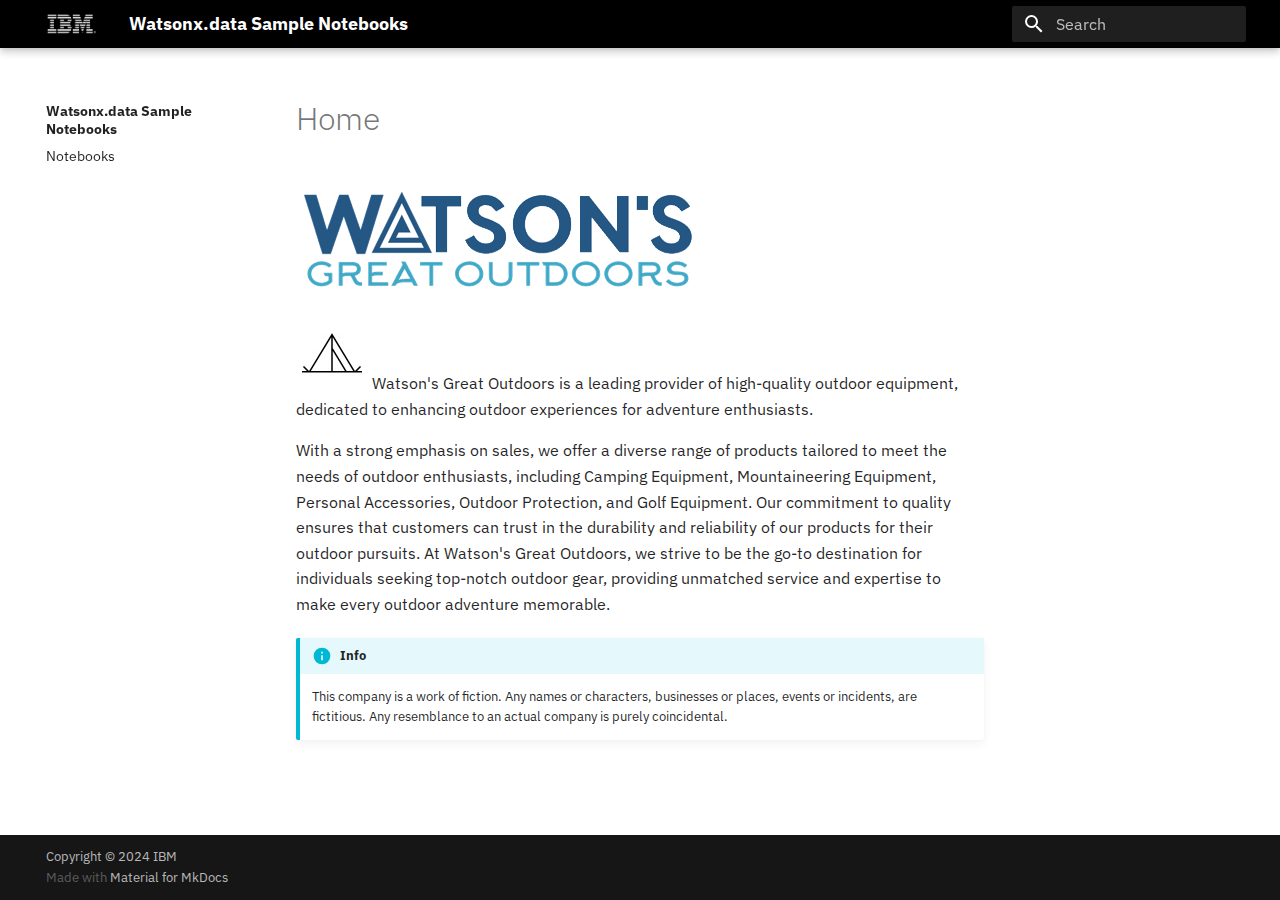
<file: index.html>
<!doctype html>
<html lang="en" class="no-js">
  <head>
    
      <meta charset="utf-8">
      <meta name="viewport" content="width=device-width,initial-scale=1">
      
      
      
      <link rel="icon" href="assets/images/favicon.png">
      <meta name="generator" content="mkdocs-1.3.1, mkdocs-material-8.3.9">
    
    
      
        <title>Watsonx.data Sample Notebooks</title>
      
    
    
      <link rel="stylesheet" href="assets/stylesheets/main.1d29e8d0.min.css">
      
        
        <link rel="stylesheet" href="assets/stylesheets/palette.cbb835fc.min.css">
        
          
          
          <meta name="theme-color" content="#000000">
        
      
      
    
    
    
      
        
        
        <link rel="preconnect" href="https://fonts.gstatic.com" crossorigin>
        <link rel="stylesheet" href="https://fonts.googleapis.com/css?family=IBM+Plex+Sans:300,300i,400,400i,700,700i%7CIBM+Plex+Mono:400,400i,700,700i&display=fallback">
        <style>:root{--md-text-font:"IBM Plex Sans";--md-code-font:"IBM Plex Mono"}</style>
      
    
    
    <script>__md_scope=new URL(".",location),__md_get=(e,_=localStorage,t=__md_scope)=>JSON.parse(_.getItem(t.pathname+"."+e)),__md_set=(e,_,t=localStorage,a=__md_scope)=>{try{t.setItem(a.pathname+"."+e,JSON.stringify(_))}catch(e){}}</script>
    
      

    
    
  </head>
  
  
    
    
    
    
    
    <body dir="ltr" data-md-color-scheme="default" data-md-color-primary="black" data-md-color-accent="black">
  
    
    
    <input class="md-toggle" data-md-toggle="drawer" type="checkbox" id="__drawer" autocomplete="off">
    <input class="md-toggle" data-md-toggle="search" type="checkbox" id="__search" autocomplete="off">
    <label class="md-overlay" for="__drawer"></label>
    <div data-md-component="skip">
      
    </div>
    <div data-md-component="announce">
      
    </div>
    
    
      

<header class="md-header" data-md-component="header">
  <nav class="md-header__inner md-grid" aria-label="Header">
    <a href="." title="Watsonx.data Sample Notebooks" class="md-header__button md-logo" aria-label="Watsonx.data Sample Notebooks" data-md-component="logo">
      
  <img src="wxd-images/IBM_logo®_rev_RGB.png" alt="logo">

    </a>
    <label class="md-header__button md-icon" for="__drawer">
      <svg xmlns="http://www.w3.org/2000/svg" viewBox="0 0 24 24"><path d="M3 6h18v2H3V6m0 5h18v2H3v-2m0 5h18v2H3v-2Z"/></svg>
    </label>
    <div class="md-header__title" data-md-component="header-title">
      <div class="md-header__ellipsis">
        <div class="md-header__topic">
          <span class="md-ellipsis">
            Watsonx.data Sample Notebooks
          </span>
        </div>
        <div class="md-header__topic" data-md-component="header-topic">
          <span class="md-ellipsis">
            
              Home
            
          </span>
        </div>
      </div>
    </div>
    
    
    
      <label class="md-header__button md-icon" for="__search">
        <svg xmlns="http://www.w3.org/2000/svg" viewBox="0 0 24 24"><path d="M9.5 3A6.5 6.5 0 0 1 16 9.5c0 1.61-.59 3.09-1.56 4.23l.27.27h.79l5 5-1.5 1.5-5-5v-.79l-.27-.27A6.516 6.516 0 0 1 9.5 16 6.5 6.5 0 0 1 3 9.5 6.5 6.5 0 0 1 9.5 3m0 2C7 5 5 7 5 9.5S7 14 9.5 14 14 12 14 9.5 12 5 9.5 5Z"/></svg>
      </label>
      <div class="md-search" data-md-component="search" role="dialog">
  <label class="md-search__overlay" for="__search"></label>
  <div class="md-search__inner" role="search">
    <form class="md-search__form" name="search">
      <input type="text" class="md-search__input" name="query" aria-label="Search" placeholder="Search" autocapitalize="off" autocorrect="off" autocomplete="off" spellcheck="false" data-md-component="search-query" required>
      <label class="md-search__icon md-icon" for="__search">
        <svg xmlns="http://www.w3.org/2000/svg" viewBox="0 0 24 24"><path d="M9.5 3A6.5 6.5 0 0 1 16 9.5c0 1.61-.59 3.09-1.56 4.23l.27.27h.79l5 5-1.5 1.5-5-5v-.79l-.27-.27A6.516 6.516 0 0 1 9.5 16 6.5 6.5 0 0 1 3 9.5 6.5 6.5 0 0 1 9.5 3m0 2C7 5 5 7 5 9.5S7 14 9.5 14 14 12 14 9.5 12 5 9.5 5Z"/></svg>
        <svg xmlns="http://www.w3.org/2000/svg" viewBox="0 0 24 24"><path d="M20 11v2H8l5.5 5.5-1.42 1.42L4.16 12l7.92-7.92L13.5 5.5 8 11h12Z"/></svg>
      </label>
      <nav class="md-search__options" aria-label="Search">
        
        <button type="reset" class="md-search__icon md-icon" aria-label="Clear" tabindex="-1">
          <svg xmlns="http://www.w3.org/2000/svg" viewBox="0 0 24 24"><path d="M19 6.41 17.59 5 12 10.59 6.41 5 5 6.41 10.59 12 5 17.59 6.41 19 12 13.41 17.59 19 19 17.59 13.41 12 19 6.41Z"/></svg>
        </button>
      </nav>
      
    </form>
    <div class="md-search__output">
      <div class="md-search__scrollwrap" data-md-scrollfix>
        <div class="md-search-result" data-md-component="search-result">
          <div class="md-search-result__meta">
            Initializing search
          </div>
          <ol class="md-search-result__list"></ol>
        </div>
      </div>
    </div>
  </div>
</div>
    
    
  </nav>
  
</header>
    
    <div class="md-container" data-md-component="container">
      
      
        
          
        
      
      <main class="md-main" data-md-component="main">
        <div class="md-main__inner md-grid">
          
            
              
              <div class="md-sidebar md-sidebar--primary" data-md-component="sidebar" data-md-type="navigation" >
                <div class="md-sidebar__scrollwrap">
                  <div class="md-sidebar__inner">
                    


<nav class="md-nav md-nav--primary" aria-label="Navigation" data-md-level="0">
  <label class="md-nav__title" for="__drawer">
    <a href="." title="Watsonx.data Sample Notebooks" class="md-nav__button md-logo" aria-label="Watsonx.data Sample Notebooks" data-md-component="logo">
      
  <img src="wxd-images/IBM_logo®_rev_RGB.png" alt="logo">

    </a>
    Watsonx.data Sample Notebooks
  </label>
  
  <ul class="md-nav__list" data-md-scrollfix>
    
      
      
      

  
  
  
    <li class="md-nav__item">
      <a href="wxd-intro/" class="md-nav__link">
        Notebooks
      </a>
    </li>
  

    
  </ul>
</nav>
                  </div>
                </div>
              </div>
            
            
              
              <div class="md-sidebar md-sidebar--secondary" data-md-component="sidebar" data-md-type="toc" >
                <div class="md-sidebar__scrollwrap">
                  <div class="md-sidebar__inner">
                    

<nav class="md-nav md-nav--secondary" aria-label="Table of contents">
  
  
  
  
</nav>
                  </div>
                </div>
              </div>
            
          
          <div class="md-content" data-md-component="content">
            <article class="md-content__inner md-typeset">
              
                


  <h1>Home</h1>

<p><img alt="Watsons" src="wxd-images/watsons-go-logo-small.png" /></p>
<p><img alt="Watsons" src="wxd-images/poc-tent.png" />
Watson's Great Outdoors is a leading provider of high-quality outdoor equipment, dedicated to enhancing outdoor experiences for adventure enthusiasts. </p>
<p>With a strong emphasis on sales, we offer a diverse range of products tailored to meet the needs of outdoor enthusiasts, including Camping Equipment, Mountaineering Equipment, Personal Accessories, Outdoor Protection, and Golf Equipment. Our commitment to quality ensures that customers can trust in the durability and reliability of our products for their outdoor pursuits. At Watson's Great Outdoors, we strive to be the go-to destination for individuals seeking top-notch outdoor gear, providing unmatched service and expertise to make every outdoor adventure memorable.</p>
<div class="admonition info">
<p class="admonition-title">Info</p>
<p>This company is a work of fiction. Any names or characters, businesses or places, events or incidents, are fictitious. Any resemblance to an actual company is purely coincidental.</p>
</div>

              
            </article>
            
          </div>
        </div>
        
      </main>
      
        <footer class="md-footer">
  
  <div class="md-footer-meta md-typeset">
    <div class="md-footer-meta__inner md-grid">
      <div class="md-copyright">
  
    <div class="md-copyright__highlight">
      Copyright &copy; 2024 IBM
    </div>
  
  
    Made with
    <a href="https://squidfunk.github.io/mkdocs-material/" target="_blank" rel="noopener">
      Material for MkDocs
    </a>
  
</div>
      
    </div>
  </div>
</footer>
      
    </div>
    <div class="md-dialog" data-md-component="dialog">
      <div class="md-dialog__inner md-typeset"></div>
    </div>
    <script id="__config" type="application/json">{"base": ".", "features": [], "search": "assets/javascripts/workers/search.b97dbffb.min.js", "translations": {"clipboard.copied": "Copied to clipboard", "clipboard.copy": "Copy to clipboard", "search.config.lang": "en", "search.config.pipeline": "trimmer, stopWordFilter", "search.config.separator": "[\\s\\-]+", "search.placeholder": "Search", "search.result.more.one": "1 more on this page", "search.result.more.other": "# more on this page", "search.result.none": "No matching documents", "search.result.one": "1 matching document", "search.result.other": "# matching documents", "search.result.placeholder": "Type to start searching", "search.result.term.missing": "Missing", "select.version.title": "Select version"}}</script>
    
    
      <script src="assets/javascripts/bundle.6c7ad80a.min.js"></script>
      
    
  </body>
</html>
</file>
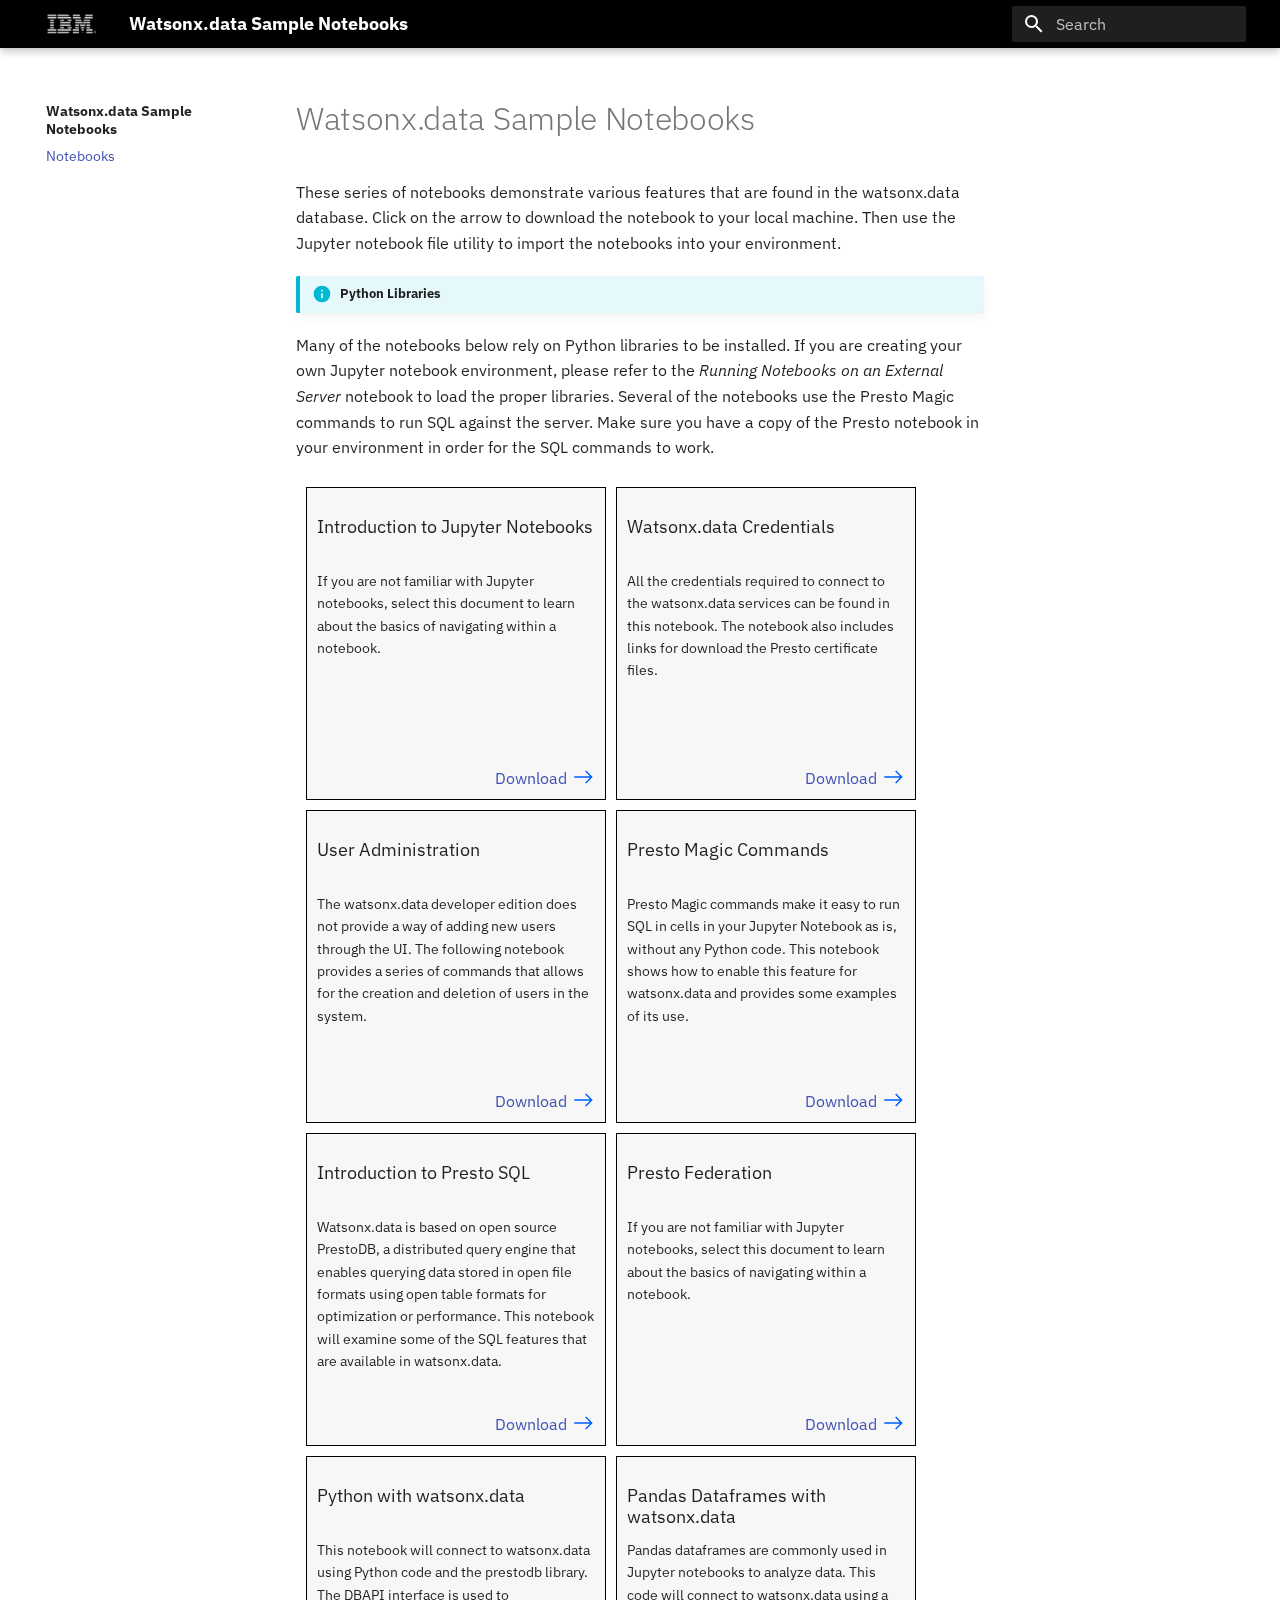
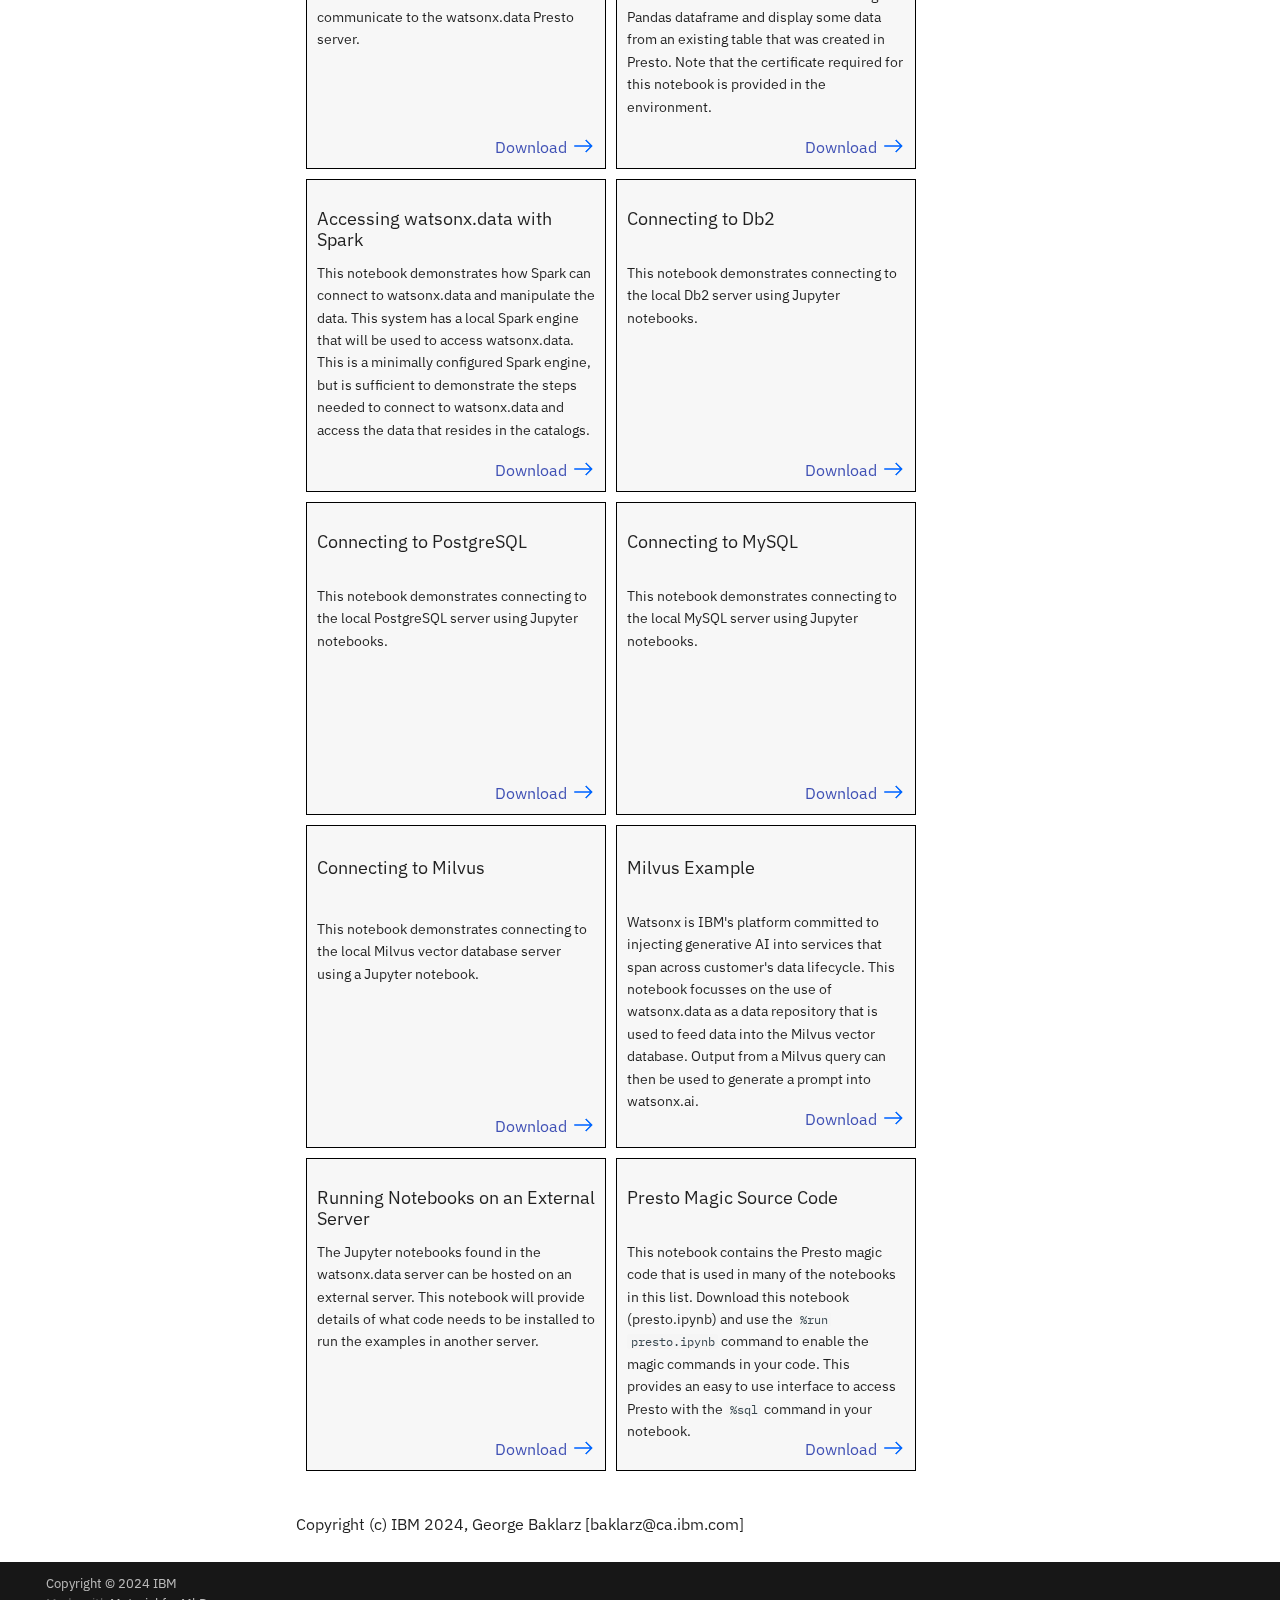
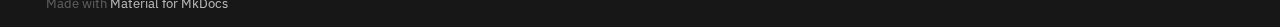
<file: wxd-intro/index.html>
<!doctype html>
<html lang="en" class="no-js">
  <head>
    
      <meta charset="utf-8">
      <meta name="viewport" content="width=device-width,initial-scale=1">
      
      
      
      <link rel="icon" href="../assets/images/favicon.png">
      <meta name="generator" content="mkdocs-1.3.1, mkdocs-material-8.3.9">
    
    
      
        <title>Notebooks - Watsonx.data Sample Notebooks</title>
      
    
    
      <link rel="stylesheet" href="../assets/stylesheets/main.1d29e8d0.min.css">
      
        
        <link rel="stylesheet" href="../assets/stylesheets/palette.cbb835fc.min.css">
        
          
          
          <meta name="theme-color" content="#000000">
        
      
      
    
    
    
      
        
        
        <link rel="preconnect" href="https://fonts.gstatic.com" crossorigin>
        <link rel="stylesheet" href="https://fonts.googleapis.com/css?family=IBM+Plex+Sans:300,300i,400,400i,700,700i%7CIBM+Plex+Mono:400,400i,700,700i&display=fallback">
        <style>:root{--md-text-font:"IBM Plex Sans";--md-code-font:"IBM Plex Mono"}</style>
      
    
    
    <script>__md_scope=new URL("..",location),__md_get=(e,_=localStorage,t=__md_scope)=>JSON.parse(_.getItem(t.pathname+"."+e)),__md_set=(e,_,t=localStorage,a=__md_scope)=>{try{t.setItem(a.pathname+"."+e,JSON.stringify(_))}catch(e){}}</script>
    
      

    
    
  </head>
  
  
    
    
    
    
    
    <body dir="ltr" data-md-color-scheme="default" data-md-color-primary="black" data-md-color-accent="black">
  
    
    
    <input class="md-toggle" data-md-toggle="drawer" type="checkbox" id="__drawer" autocomplete="off">
    <input class="md-toggle" data-md-toggle="search" type="checkbox" id="__search" autocomplete="off">
    <label class="md-overlay" for="__drawer"></label>
    <div data-md-component="skip">
      
        
        <a href="#watsonxdata-sample-notebooks" class="md-skip">
          Skip to content
        </a>
      
    </div>
    <div data-md-component="announce">
      
    </div>
    
    
      

<header class="md-header" data-md-component="header">
  <nav class="md-header__inner md-grid" aria-label="Header">
    <a href=".." title="Watsonx.data Sample Notebooks" class="md-header__button md-logo" aria-label="Watsonx.data Sample Notebooks" data-md-component="logo">
      
  <img src="../wxd-images/IBM_logo®_rev_RGB.png" alt="logo">

    </a>
    <label class="md-header__button md-icon" for="__drawer">
      <svg xmlns="http://www.w3.org/2000/svg" viewBox="0 0 24 24"><path d="M3 6h18v2H3V6m0 5h18v2H3v-2m0 5h18v2H3v-2Z"/></svg>
    </label>
    <div class="md-header__title" data-md-component="header-title">
      <div class="md-header__ellipsis">
        <div class="md-header__topic">
          <span class="md-ellipsis">
            Watsonx.data Sample Notebooks
          </span>
        </div>
        <div class="md-header__topic" data-md-component="header-topic">
          <span class="md-ellipsis">
            
              Notebooks
            
          </span>
        </div>
      </div>
    </div>
    
    
    
      <label class="md-header__button md-icon" for="__search">
        <svg xmlns="http://www.w3.org/2000/svg" viewBox="0 0 24 24"><path d="M9.5 3A6.5 6.5 0 0 1 16 9.5c0 1.61-.59 3.09-1.56 4.23l.27.27h.79l5 5-1.5 1.5-5-5v-.79l-.27-.27A6.516 6.516 0 0 1 9.5 16 6.5 6.5 0 0 1 3 9.5 6.5 6.5 0 0 1 9.5 3m0 2C7 5 5 7 5 9.5S7 14 9.5 14 14 12 14 9.5 12 5 9.5 5Z"/></svg>
      </label>
      <div class="md-search" data-md-component="search" role="dialog">
  <label class="md-search__overlay" for="__search"></label>
  <div class="md-search__inner" role="search">
    <form class="md-search__form" name="search">
      <input type="text" class="md-search__input" name="query" aria-label="Search" placeholder="Search" autocapitalize="off" autocorrect="off" autocomplete="off" spellcheck="false" data-md-component="search-query" required>
      <label class="md-search__icon md-icon" for="__search">
        <svg xmlns="http://www.w3.org/2000/svg" viewBox="0 0 24 24"><path d="M9.5 3A6.5 6.5 0 0 1 16 9.5c0 1.61-.59 3.09-1.56 4.23l.27.27h.79l5 5-1.5 1.5-5-5v-.79l-.27-.27A6.516 6.516 0 0 1 9.5 16 6.5 6.5 0 0 1 3 9.5 6.5 6.5 0 0 1 9.5 3m0 2C7 5 5 7 5 9.5S7 14 9.5 14 14 12 14 9.5 12 5 9.5 5Z"/></svg>
        <svg xmlns="http://www.w3.org/2000/svg" viewBox="0 0 24 24"><path d="M20 11v2H8l5.5 5.5-1.42 1.42L4.16 12l7.92-7.92L13.5 5.5 8 11h12Z"/></svg>
      </label>
      <nav class="md-search__options" aria-label="Search">
        
        <button type="reset" class="md-search__icon md-icon" aria-label="Clear" tabindex="-1">
          <svg xmlns="http://www.w3.org/2000/svg" viewBox="0 0 24 24"><path d="M19 6.41 17.59 5 12 10.59 6.41 5 5 6.41 10.59 12 5 17.59 6.41 19 12 13.41 17.59 19 19 17.59 13.41 12 19 6.41Z"/></svg>
        </button>
      </nav>
      
    </form>
    <div class="md-search__output">
      <div class="md-search__scrollwrap" data-md-scrollfix>
        <div class="md-search-result" data-md-component="search-result">
          <div class="md-search-result__meta">
            Initializing search
          </div>
          <ol class="md-search-result__list"></ol>
        </div>
      </div>
    </div>
  </div>
</div>
    
    
  </nav>
  
</header>
    
    <div class="md-container" data-md-component="container">
      
      
        
          
        
      
      <main class="md-main" data-md-component="main">
        <div class="md-main__inner md-grid">
          
            
              
              <div class="md-sidebar md-sidebar--primary" data-md-component="sidebar" data-md-type="navigation" >
                <div class="md-sidebar__scrollwrap">
                  <div class="md-sidebar__inner">
                    


<nav class="md-nav md-nav--primary" aria-label="Navigation" data-md-level="0">
  <label class="md-nav__title" for="__drawer">
    <a href=".." title="Watsonx.data Sample Notebooks" class="md-nav__button md-logo" aria-label="Watsonx.data Sample Notebooks" data-md-component="logo">
      
  <img src="../wxd-images/IBM_logo®_rev_RGB.png" alt="logo">

    </a>
    Watsonx.data Sample Notebooks
  </label>
  
  <ul class="md-nav__list" data-md-scrollfix>
    
      
      
      

  
  
    
  
  
    <li class="md-nav__item md-nav__item--active">
      
      <input class="md-nav__toggle md-toggle" data-md-toggle="toc" type="checkbox" id="__toc">
      
      
        
      
      
      <a href="./" class="md-nav__link md-nav__link--active">
        Notebooks
      </a>
      
    </li>
  

    
  </ul>
</nav>
                  </div>
                </div>
              </div>
            
            
              
              <div class="md-sidebar md-sidebar--secondary" data-md-component="sidebar" data-md-type="toc" >
                <div class="md-sidebar__scrollwrap">
                  <div class="md-sidebar__inner">
                    

<nav class="md-nav md-nav--secondary" aria-label="Table of contents">
  
  
  
    
  
  
</nav>
                  </div>
                </div>
              </div>
            
          
          <div class="md-content" data-md-component="content">
            <article class="md-content__inner md-typeset">
              
                


<h1 id="watsonxdata-sample-notebooks">Watsonx.data Sample Notebooks</h1>
<p>These series of notebooks demonstrate various features that are found in the watsonx.data database. Click on the arrow to download the notebook to your local machine. Then use the Jupyter notebook file utility to import the notebooks into your environment.</p>
<div class="admonition info">
<p class="admonition-title">Python Libraries</p>
</div>
<p>Many of the notebooks below rely on Python libraries to be installed. If you are creating your own Jupyter notebook environment, please refer to the <em>Running Notebooks on an External Server</em> notebook to load the proper libraries. Several of the notebooks use the Presto Magic commands to run SQL against the server. Make sure you have a copy of the Presto notebook in your environment in order for the SQL commands to work.</p>
<!-- Begin Table -->
<div style="font-family: 'IBM Plex Sans';">
<table style="float:left; width: 650px; border-spacing: 10px; border-collapse: separate; table-layout: fixed; border: none;">
<!-- Begin Row -->
<tr>
<!-- Begin Cell -->
<td style="padding: 10px; text-align:left; vertical-align: text-top; background-color:#F7F7F7; width: 300px; height: 300px; border: 1px solid black;">
<div style="height: 40px"><p style="font-size: 18px;line-height: 1.2">
<!-- Title -->
Introduction to Jupyter Notebooks
</div>
<div style="height: 180px"><p style="font-size: 14px">
<!-- Description -->
If you are not familiar with Jupyter notebooks, select this document to learn about the basics of navigating within a notebook.
</div>
<div style="height: 20px"><p style="font-size: 16px; text-align: right">
<!-- URL -->
<a href="../notebooks/An_Introduction_to_Jupyter_Notebooks.ipynb">
Download&nbsp;<img style="display: inline-flex; float:right;" src="../wxd-images/arrowblue.png"></a>          
</div>        
</td> 
<!-- Begin Cell -->   
<td style="padding: 10px; text-align:left; vertical-align: text-top; background-color:#F7F7F7; width: 300px; height:300px; border: 1px solid black;">
<div style="height: 40px"><p style="font-size: 18px;line-height: 1.2">
<!-- Title -->            
Watsonx.data Credentials
</div>
<!-- Abstract -->
<div style="height: 180px"><p style="font-size: 14px">
All the credentials required to connect to the watsonx.data services can be found in this notebook. The notebook also includes links for download the Presto certificate files.
</div>  
<!-- URL -->   
<div style="height: 20px"><p style="font-size: 16px; text-align: right">
<a href="../notebooks/Credentials.ipynb">
Download&nbsp;<img style="display: inline-flex; float:right;" src="../wxd-images/arrowblue.png"></a>  
<!-- End of Cell -->         
</div></td>
<!-- End of Row  -->
</tr>
<!-- Start of Row -->
<tr>
<!-- Start of Cell -->
<td style="padding: 10px; text-align:left; vertical-align: text-top; background-color:#F7F7F7; width: 300px; height:300px; border: 1px solid black;">
<div style="height: 40px"><p style="font-size: 18px;line-height: 1.2">
<!-- Title -->
User Administration
</div>
<!-- Abstract -->
<div style="height: 180px"><p style="font-size: 14px">
The watsonx.data developer edition does not provide a way of adding new users through the UI. The following notebook provides a series of commands that allows for the creation and deletion of users in the system.
</div>
<!-- URL -->   
<div style="height: 20px"><p style="font-size: 16px; text-align: right">
<a href="../notebooks/Administration.ipynb">
Download&nbsp;<img style="display: inline-flex; float:right;" src="../wxd-images/arrowblue.png"></a>          
<!-- End of Cell -->         
</div></td>
<!-- Begin Cell -->
<td style="padding: 10px; text-align:left; vertical-align: text-top; background-color:#F7F7F7; width: 300px; height: 300px; border: 1px solid black;">
<!-- Title --> 
<div style="height: 40px"><p style="font-size: 18px;line-height: 1.2">  
Presto Magic Commands
</div>
<!-- Abstract -->
<div style="height: 180px"><p style="font-size: 14px">
Presto Magic commands make it easy to run SQL in cells in your Jupyter Notebook as is, without any Python code. This notebook shows how to enable this feature for watsonx.data and provides some examples of its use.
</div>
<!-- URL -->   
<div style="height: 20px"><p style="font-size: 16px; text-align: right">
<a href="../notebooks/Presto Magic.ipynb">
Download&nbsp;<img style="display: inline-flex; float:right;" src="../wxd-images/arrowblue.png"></a>            
</div>            
</td>
<!-- End of Row  -->
</tr>
<!-- Start of Row -->
<tr>
<!-- Start of Cell -->
<td style="padding: 10px; text-align:left; vertical-align: text-top; background-color:#F7F7F7; width: 300px; height:300px; border: 1px solid black;">    
<!-- Title --> 
<div style="height: 40px"><p style="font-size: 18px;line-height: 1.2">             
Introduction to Presto SQL
</div>
<!-- Abstract -->
<div style="height: 180px"><p style="font-size: 14px">
Watsonx.data is based on open source PrestoDB, a distributed query engine that enables querying data stored in open file formats using open table formats for optimization or performance.  This notebook will examine some of the SQL features that are available in watsonx.data. 
</div>
<!-- URL -->   
<div style="height: 20px"><p style="font-size: 16px; text-align: right">
<a href="../notebooks/Presto SQL.ipynb">
Download&nbsp;<img style="display: inline-flex; float:right;" src="../wxd-images/arrowblue.png"></a>         
</div>            
</td>   
<!-- Begin Cell -->
<td style="padding: 10px; text-align:left; vertical-align: text-top; background-color:#F7F7F7; width: 300px; height: 300px; border: 1px solid black;">    
<!-- Title --> 
<div style="height: 40px"><p style="font-size: 18px;line-height: 1.2"> 
Presto Federation
</div>
<!-- Abstract -->
<div style="height: 180px"><p style="font-size: 14px">
If you are not familiar with Jupyter notebooks, select this document to learn about the basics of navigating within a notebook.
</div>
<!-- URL -->   
<div style="height: 20px"><p style="font-size: 16px; text-align: right">
<a href="../notebooks/Presto Federation.ipynb">
Download&nbsp;<img style="display: inline-flex; float:right;" src="../wxd-images/arrowblue.png"></a>               
</div>        
</td>
</tr>
<tr>       
<!-- Begin Cell -->
<td style="padding: 10px; text-align:left; vertical-align: text-top; background-color:#F7F7F7; width: 300px; height: 300px; border: 1px solid black;">
<!-- Title --> 
<div style="height: 40px"><p style="font-size: 18px;line-height: 1.2"> 
Python with watsonx.data
</div>
<!-- Abstract -->
<div style="height: 180px"><p style="font-size: 14px">
This notebook will connect to watsonx.data using Python code and the prestodb library. The DBAPI interface is used to communicate to the watsonx.data Presto server. 
</div>
<!-- URL -->   
<div style="height: 20px"><p style="font-size: 16px; text-align: right">
<a href="../notebooks/Python Example.ipynb">
Download&nbsp;<img style="display: inline-flex; float:right;" src="../wxd-images/arrowblue.png"></a>           
</div>        
</td>    
<!-- Begin Cell -->
<td style="padding: 10px; text-align:left; vertical-align: text-top; background-color:#F7F7F7; width: 300px; height: 300px; border: 1px solid black;">
<!-- Title -->
<div style="height: 40px"><p style="font-size: 18px;line-height: 1.2">
Pandas Dataframes with watsonx.data
</div>
<!-- Abstract -->
<div style="height: 180px"><p style="font-size: 14px">
Pandas dataframes are commonly used in Jupyter notebooks to analyze data. This code will connect to watsonx.data using a Pandas dataframe and display some data from an existing table that was created in Presto.            
Note that the certificate required for this notebook is provided in the environment.
</div>
<!-- URL -->   
<div style="height: 20px"><p style="font-size: 16px; text-align: right"><a href="../notebooks/Pandas Example.ipynb">
Download&nbsp;<img style="display: inline-flex; float:right;" src="../wxd-images/arrowblue.png"></a>          
</div>            
</td>
</tr>
<tr>    
<!-- Begin Cell -->
<td style="padding: 10px; text-align:left; vertical-align: text-top; background-color:#F7F7F7; width: 300px; height: 300px; border: 1px solid black;">
<!-- Title --> 
<div style="height: 40px"><p style="font-size: 18px;line-height: 1.2">          
Accessing watsonx.data with Spark
</div>
<!-- Abstract -->
<div style="height: 180px"><p style="font-size: 14px">
This notebook demonstrates how Spark can connect to watsonx.data and manipulate the data. This system has a local Spark engine that will be used to access watsonx.data. This is a minimally configured Spark engine, but is sufficient to demonstrate the steps needed to connect to watsonx.data and access the data that resides in the catalogs. 
</div>
<!-- URL -->   
<div style="height: 20px"><p style="font-size: 16px; text-align: right"><a href="../notebooks/Spark and watsonxdata Integration.ipynb">
Download&nbsp;<img style="display: inline-flex; float:right;" src="../wxd-images/arrowblue.png"></a>           
</div>            
</td>    
<!-- Begin Cell -->
<td style="padding: 10px; text-align:left; vertical-align: text-top; background-color:#F7F7F7; width: 300px; height: 300px; border: 1px solid black;">
<!-- Title --> 
<div style="height: 40px"><p style="font-size: 18px;line-height: 1.2">
Connecting to Db2 
</div>
<!-- Abstract -->
<div style="height: 180px"><p style="font-size: 14px">
This notebook demonstrates connecting to the local Db2 server using Jupyter notebooks. 
</div>
<!-- URL -->   
<div style="height: 20px"><p style="font-size: 16px; text-align: right"><a href="../notebooks/Db2 Example.ipynb">
Download&nbsp;<img style="display: inline-flex; float:right;" src="../wxd-images/arrowblue.png"></a>           
</div>        
</td>  
</tr>
<!-- Begin Row -->
<tr>  
<!-- Begin Cell -->
<td style="padding: 10px; text-align:left; vertical-align: text-top; background-color:#F7F7F7; width: 300px; height: 300px; border: 1px solid black;">
<!-- Title --> 
<div style="height: 40px"><p style="font-size: 18px;line-height: 1.2">
Connecting to PostgreSQL
</div>
<!-- Abstract -->
<div style="height: 180px"><p style="font-size: 14px">
This notebook demonstrates connecting to the local PostgreSQL server using Jupyter notebooks. 
</div>
<!-- URL -->   
<div style="height: 20px"><p style="font-size: 16px; text-align: right"><a href="../notebooks/PostgreSQL Example.ipynb">
Download&nbsp;<img style="display: inline-flex; float:right;" src="../wxd-images/arrowblue.png"></a>         
</div>            
</td>
<!-- Begin Cell -->
<td style="padding: 10px; text-align:left; vertical-align: text-top; background-color:#F7F7F7; width: 300px; height: 300px; border: 1px solid black;">
<!-- Title --> 
<div style="height: 40px"><p style="font-size: 18px;line-height: 1.2">
Connecting to MySQL
</div>
<!-- Abstract -->
<div style="height: 180px"><p style="font-size: 14px">
This notebook demonstrates connecting to the local MySQL server using Jupyter notebooks. 
</div>
<!-- URL -->   
<div style="height: 20px"><p style="font-size: 16px; text-align: right"><a href="../notebooks/MySQL Example.ipynb">
Download&nbsp;<img style="display: inline-flex; float:right;" src="../wxd-images/arrowblue.png"></a>           
</div>            
</td>
</tr>
<!-- Begin Row -->
<tr>  
<!-- Begin Cell -->
<td style="padding: 10px; text-align:left; vertical-align: text-top; background-color:#F7F7F7; width: 300px; height: 300px; border: 1px solid black;">
<!-- Title --> 
<div style="height: 50px"><p style="font-size: 18px">          
Connecting to Milvus
</div>
<!-- Abstract -->
<div style="height: 180px"><p style="font-size: 14px">
This notebook demonstrates connecting to the local Milvus vector database server using a Jupyter notebook.
</div>
<!-- URL -->   
<div style="height: 20px"><p style="font-size: 16px; text-align: right"><a href="../notebooks/Milvus Example.ipynb">
Download&nbsp;<img style="display: inline-flex; float:right;" src="../wxd-images/arrowblue.png"></a>          
</div>            
</td>
<!-- Begin Cell -->
<td style="padding: 10px; text-align:left; vertical-align: text-top; background-color:#F7F7F7; width: 300px; height: 300px; border: 1px solid black;">
<!-- Title --> 
<div style="height: 40px"><p style="font-size: 18px;line-height: 1.2">
Milvus Example
</div>
<!-- Abstract -->
<div style="height: 180px"><p style="font-size: 14px">
Watsonx is IBM's platform committed to injecting generative AI into services that span across customer's data lifecycle. This notebook focusses on the use of watsonx.data as a data repository that is used to feed data into the Milvus vector database. Output from a Milvus query can then be used to generate a prompt into watsonx.ai.
</div>
<!-- URL -->   
<div style="height: 20px"><p style="font-size: 16px; text-align: right"><a href="../notebooks/Milvus Example Usage.ipynb">
Download&nbsp;<img style="display: inline-flex; float:right;" src="../wxd-images/arrowblue.png"></a> 
</div>            
</td> 
<!-- Begin Row -->
</tr>
<tr>
<!-- Begin Cell -->
<td style="padding: 10px; text-align:left; vertical-align: text-top; background-color:#F7F7F7; width: 300px; height: 300px; border: 1px solid black;">
<!-- Title --> 
<div style="height: 40px"><p style="font-size: 18px;line-height: 1.2">
Running Notebooks on an External Server
</div>
<!-- Abstract -->
<div style="height: 180px"><p style="font-size: 14px">
The Jupyter notebooks found in the watsonx.data server can be hosted on an external server. This notebook will provide details of what code needs to be installed to run the examples in another server.
</div>
<!-- URL -->   
<div style="height: 20px"><p style="font-size: 16px; text-align: right"><a href="../notebooks/External_Jupyter.ipynb">
Download&nbsp;<img style="display: inline-flex; float:right;" src="../wxd-images/arrowblue.png"></a>     
</div>        
</td>   
<!-- Begin Cell -->
<td style="padding: 10px; text-align:left; vertical-align: text-top; background-color:#F7F7F7; width: 300px; height: 300px; border: 1px solid black;">
<!-- Title --> 
<div style="height: 40px"><p style="font-size: 18px;line-height: 1.2">
Presto Magic Source Code
</div>
<!-- Abstract -->
<div style="height: 180px"><p style="font-size: 14px">
This notebook contains the Presto magic code that is used in many of the notebooks in this list. Download this notebook (presto.ipynb) and use the <code>%run presto.ipynb</code> command to enable the magic commands in your code. This provides an easy to use interface to access Presto with the <code>%sql</code> command in your notebook.
</div>
<!-- URL -->   
<div style="height: 20px"><p style="font-size: 16px; text-align: right"><a href="../notebooks/presto.ipynb">
Download&nbsp;<img style="display: inline-flex; float:right;" src="../wxd-images/arrowblue.png"></a>      
</div>        
</td>   
</tr>    
</table>
</div>

<p>Copyright (c) IBM 2024, George Baklarz [baklarz@ca.ibm.com]</p>

              
            </article>
            
          </div>
        </div>
        
      </main>
      
        <footer class="md-footer">
  
  <div class="md-footer-meta md-typeset">
    <div class="md-footer-meta__inner md-grid">
      <div class="md-copyright">
  
    <div class="md-copyright__highlight">
      Copyright &copy; 2024 IBM
    </div>
  
  
    Made with
    <a href="https://squidfunk.github.io/mkdocs-material/" target="_blank" rel="noopener">
      Material for MkDocs
    </a>
  
</div>
      
    </div>
  </div>
</footer>
      
    </div>
    <div class="md-dialog" data-md-component="dialog">
      <div class="md-dialog__inner md-typeset"></div>
    </div>
    <script id="__config" type="application/json">{"base": "..", "features": [], "search": "../assets/javascripts/workers/search.b97dbffb.min.js", "translations": {"clipboard.copied": "Copied to clipboard", "clipboard.copy": "Copy to clipboard", "search.config.lang": "en", "search.config.pipeline": "trimmer, stopWordFilter", "search.config.separator": "[\\s\\-]+", "search.placeholder": "Search", "search.result.more.one": "1 more on this page", "search.result.more.other": "# more on this page", "search.result.none": "No matching documents", "search.result.one": "1 matching document", "search.result.other": "# matching documents", "search.result.placeholder": "Type to start searching", "search.result.term.missing": "Missing", "select.version.title": "Select version"}}</script>
    
    
      <script src="../assets/javascripts/bundle.6c7ad80a.min.js"></script>
      
    
  </body>
</html>
</file>
<file: assets/stylesheets/main.1d29e8d0.min.css>
@charset "UTF-8";html{-webkit-text-size-adjust:none;-moz-text-size-adjust:none;-ms-text-size-adjust:none;text-size-adjust:none;box-sizing:border-box}*,:after,:before{box-sizing:inherit}@media (prefers-reduced-motion){*,:after,:before{transition:none!important}}body{margin:0}a,button,input,label{-webkit-tap-highlight-color:transparent}a{color:inherit;text-decoration:none}hr{border:0;box-sizing:initial;display:block;height:.05rem;overflow:visible;padding:0}small{font-size:80%}sub,sup{line-height:1em}img{border-style:none}table{border-collapse:initial;border-spacing:0}td,th{font-weight:400;vertical-align:top}button{background:transparent;border:0;font-family:inherit;font-size:inherit;margin:0;padding:0}input{border:0;outline:none}:root,[data-md-color-scheme=default]{--md-default-fg-color:rgba(0,0,0,.87);--md-default-fg-color--light:rgba(0,0,0,.54);--md-default-fg-color--lighter:rgba(0,0,0,.32);--md-default-fg-color--lightest:rgba(0,0,0,.07);--md-default-bg-color:#fff;--md-default-bg-color--light:hsla(0,0%,100%,.7);--md-default-bg-color--lighter:hsla(0,0%,100%,.3);--md-default-bg-color--lightest:hsla(0,0%,100%,.12);--md-primary-fg-color:#4051b5;--md-primary-fg-color--light:#5d6cc0;--md-primary-fg-color--dark:#303fa1;--md-primary-bg-color:#fff;--md-primary-bg-color--light:hsla(0,0%,100%,.7);--md-accent-fg-color:#526cfe;--md-accent-fg-color--transparent:rgba(82,108,254,.1);--md-accent-bg-color:#fff;--md-accent-bg-color--light:hsla(0,0%,100%,.7);--md-code-fg-color:#36464e;--md-code-bg-color:#f5f5f5;--md-code-hl-color:rgba(255,255,0,.5);--md-code-hl-number-color:#d52a2a;--md-code-hl-special-color:#db1457;--md-code-hl-function-color:#a846b9;--md-code-hl-constant-color:#6e59d9;--md-code-hl-keyword-color:#3f6ec6;--md-code-hl-string-color:#1c7d4d;--md-code-hl-name-color:var(--md-code-fg-color);--md-code-hl-operator-color:var(--md-default-fg-color--light);--md-code-hl-punctuation-color:var(--md-default-fg-color--light);--md-code-hl-comment-color:var(--md-default-fg-color--light);--md-code-hl-generic-color:var(--md-default-fg-color--light);--md-code-hl-variable-color:var(--md-default-fg-color--light);--md-typeset-color:var(--md-default-fg-color);--md-typeset-a-color:var(--md-primary-fg-color);--md-typeset-mark-color:rgba(255,255,0,.5);--md-typeset-del-color:rgba(245,80,61,.15);--md-typeset-ins-color:rgba(11,213,112,.15);--md-typeset-kbd-color:#fafafa;--md-typeset-kbd-accent-color:#fff;--md-typeset-kbd-border-color:#b8b8b8;--md-typeset-table-color:rgba(0,0,0,.12);--md-admonition-fg-color:var(--md-default-fg-color);--md-admonition-bg-color:var(--md-default-bg-color);--md-footer-fg-color:#fff;--md-footer-fg-color--light:hsla(0,0%,100%,.7);--md-footer-fg-color--lighter:hsla(0,0%,100%,.3);--md-footer-bg-color:rgba(0,0,0,.87);--md-footer-bg-color--dark:rgba(0,0,0,.32);--md-shadow-z1:0 0.2rem 0.5rem rgba(0,0,0,.05),0 0 0.05rem rgba(0,0,0,.1);--md-shadow-z2:0 0.2rem 0.5rem rgba(0,0,0,.1),0 0 0.05rem rgba(0,0,0,.25);--md-shadow-z3:0 0.2rem 0.5rem rgba(0,0,0,.2),0 0 0.05rem rgba(0,0,0,.35)}.md-icon svg{fill:currentcolor;display:block;height:1.2rem;width:1.2rem}body{-webkit-font-smoothing:antialiased;-moz-osx-font-smoothing:grayscale;--md-text-font-family:var(--md-text-font,_),-apple-system,BlinkMacSystemFont,Helvetica,Arial,sans-serif;--md-code-font-family:var(--md-code-font,_),SFMono-Regular,Consolas,Menlo,monospace}body,input{font-feature-settings:"kern","liga";font-family:var(--md-text-font-family)}body,code,input,kbd,pre{color:var(--md-typeset-color)}code,kbd,pre{font-feature-settings:"kern";font-family:var(--md-code-font-family)}:root{--md-typeset-table-sort-icon:url('data:image/svg+xml;charset=utf-8,<svg xmlns="http://www.w3.org/2000/svg" viewBox="0 0 24 24"><path d="m18 21-4-4h3V7h-3l4-4 4 4h-3v10h3M2 19v-2h10v2M2 13v-2h7v2M2 7V5h4v2H2Z"/></svg>');--md-typeset-table-sort-icon--asc:url('data:image/svg+xml;charset=utf-8,<svg xmlns="http://www.w3.org/2000/svg" viewBox="0 0 24 24"><path d="M19 17h3l-4 4-4-4h3V3h2M2 17h10v2H2M6 5v2H2V5m0 6h7v2H2v-2Z"/></svg>');--md-typeset-table-sort-icon--desc:url('data:image/svg+xml;charset=utf-8,<svg xmlns="http://www.w3.org/2000/svg" viewBox="0 0 24 24"><path d="M19 7h3l-4-4-4 4h3v14h2M2 17h10v2H2M6 5v2H2V5m0 6h7v2H2v-2Z"/></svg>')}.md-typeset{-webkit-print-color-adjust:exact;color-adjust:exact;font-size:.8rem;line-height:1.6}@media print{.md-typeset{font-size:.68rem}}.md-typeset blockquote,.md-typeset dl,.md-typeset figure,.md-typeset ol,.md-typeset pre,.md-typeset ul{margin-bottom:1em;margin-top:1em}.md-typeset h1{color:var(--md-default-fg-color--light);font-size:2em;line-height:1.3;margin:0 0 1.25em}.md-typeset h1,.md-typeset h2{font-weight:300;letter-spacing:-.01em}.md-typeset h2{font-size:1.5625em;line-height:1.4;margin:1.6em 0 .64em}.md-typeset h3{font-size:1.25em;font-weight:400;letter-spacing:-.01em;line-height:1.5;margin:1.6em 0 .8em}.md-typeset h2+h3{margin-top:.8em}.md-typeset h4{font-weight:700;letter-spacing:-.01em;margin:1em 0}.md-typeset h5,.md-typeset h6{color:var(--md-default-fg-color--light);font-size:.8em;font-weight:700;letter-spacing:-.01em;margin:1.25em 0}.md-typeset h5{text-transform:uppercase}.md-typeset hr{border-bottom:.05rem solid var(--md-default-fg-color--lightest);display:flow-root;margin:1.5em 0}.md-typeset a{color:var(--md-typeset-a-color);word-break:break-word}.md-typeset a,.md-typeset a:before{transition:color 125ms}.md-typeset a:focus,.md-typeset a:hover{color:var(--md-accent-fg-color)}.md-typeset a:focus code,.md-typeset a:hover code{background-color:var(--md-accent-fg-color--transparent)}.md-typeset a code{color:currentcolor;transition:background-color 125ms}.md-typeset a.focus-visible{outline-color:var(--md-accent-fg-color);outline-offset:.2rem}.md-typeset code,.md-typeset kbd,.md-typeset pre{color:var(--md-code-fg-color);direction:ltr}@media print{.md-typeset code,.md-typeset kbd,.md-typeset pre{white-space:pre-wrap}}.md-typeset code{background-color:var(--md-code-bg-color);border-radius:.1rem;-webkit-box-decoration-break:clone;box-decoration-break:clone;font-size:.85em;padding:0 .2941176471em;word-break:break-word}.md-typeset code:not(.focus-visible){-webkit-tap-highlight-color:transparent;outline:none}.md-typeset pre{display:flow-root;line-height:1.4;position:relative}.md-typeset pre>code{-webkit-box-decoration-break:slice;box-decoration-break:slice;box-shadow:none;display:block;margin:0;outline-color:var(--md-accent-fg-color);overflow:auto;padding:.7720588235em 1.1764705882em;scrollbar-color:var(--md-default-fg-color--lighter) transparent;scrollbar-width:thin;touch-action:auto;word-break:normal}.md-typeset pre>code:hover{scrollbar-color:var(--md-accent-fg-color) transparent}.md-typeset pre>code::-webkit-scrollbar{height:.2rem;width:.2rem}.md-typeset pre>code::-webkit-scrollbar-thumb{background-color:var(--md-default-fg-color--lighter)}.md-typeset pre>code::-webkit-scrollbar-thumb:hover{background-color:var(--md-accent-fg-color)}.md-typeset kbd{background-color:var(--md-typeset-kbd-color);border-radius:.1rem;box-shadow:0 .1rem 0 .05rem var(--md-typeset-kbd-border-color),0 .1rem 0 var(--md-typeset-kbd-border-color),0 -.1rem .2rem var(--md-typeset-kbd-accent-color) inset;color:var(--md-default-fg-color);display:inline-block;font-size:.75em;padding:0 .6666666667em;vertical-align:text-top;word-break:break-word}.md-typeset mark{background-color:var(--md-typeset-mark-color);-webkit-box-decoration-break:clone;box-decoration-break:clone;color:inherit;word-break:break-word}.md-typeset abbr{border-bottom:.05rem dotted var(--md-default-fg-color--light);cursor:help;text-decoration:none}@media (hover:none){.md-typeset abbr{position:relative}.md-typeset abbr[title]:-webkit-any(:focus,:hover):after{background-color:var(--md-default-fg-color);border-radius:.1rem;box-shadow:var(--md-shadow-z3);color:var(--md-default-bg-color);content:attr(title);display:inline-block;font-size:.7rem;margin-top:2em;max-width:80%;min-width:-webkit-max-content;min-width:max-content;padding:.2rem .3rem;position:absolute;width:auto}.md-typeset abbr[title]:-moz-any(:focus,:hover):after{background-color:var(--md-default-fg-color);border-radius:.1rem;box-shadow:var(--md-shadow-z3);color:var(--md-default-bg-color);content:attr(title);display:inline-block;font-size:.7rem;margin-top:2em;max-width:80%;min-width:-moz-max-content;min-width:max-content;padding:.2rem .3rem;position:absolute;width:auto}[dir=ltr] .md-typeset abbr[title]:-webkit-any(:focus,:hover):after{left:0}[dir=ltr] .md-typeset abbr[title]:-moz-any(:focus,:hover):after{left:0}[dir=ltr] .md-typeset abbr[title]:is(:focus,:hover):after{left:0}[dir=rtl] .md-typeset abbr[title]:-webkit-any(:focus,:hover):after{right:0}[dir=rtl] .md-typeset abbr[title]:-moz-any(:focus,:hover):after{right:0}[dir=rtl] .md-typeset abbr[title]:is(:focus,:hover):after{right:0}.md-typeset abbr[title]:is(:focus,:hover):after{background-color:var(--md-default-fg-color);border-radius:.1rem;box-shadow:var(--md-shadow-z3);color:var(--md-default-bg-color);content:attr(title);display:inline-block;font-size:.7rem;margin-top:2em;max-width:80%;min-width:-webkit-max-content;min-width:-moz-max-content;min-width:max-content;padding:.2rem .3rem;position:absolute;width:auto}}.md-typeset small{opacity:.75}[dir=ltr] .md-typeset sub,[dir=ltr] .md-typeset sup{margin-left:.078125em}[dir=rtl] .md-typeset sub,[dir=rtl] .md-typeset sup{margin-right:.078125em}[dir=ltr] .md-typeset blockquote{padding-left:.6rem}[dir=rtl] .md-typeset blockquote{padding-right:.6rem}[dir=ltr] .md-typeset blockquote{border-left:.2rem solid var(--md-default-fg-color--lighter)}[dir=rtl] .md-typeset blockquote{border-right:.2rem solid var(--md-default-fg-color--lighter)}.md-typeset blockquote{color:var(--md-default-fg-color--light);margin-left:0;margin-right:0}.md-typeset ul{list-style-type:disc}[dir=ltr] .md-typeset ol,[dir=ltr] .md-typeset ul{margin-left:.625em}[dir=rtl] .md-typeset ol,[dir=rtl] .md-typeset ul{margin-right:.625em}.md-typeset ol,.md-typeset ul{padding:0}.md-typeset ol:not([hidden]),.md-typeset ul:not([hidden]){display:flow-root}.md-typeset ol ol,.md-typeset ul ol{list-style-type:lower-alpha}.md-typeset ol ol ol,.md-typeset ul ol ol{list-style-type:lower-roman}[dir=ltr] .md-typeset ol li,[dir=ltr] .md-typeset ul li{margin-left:1.25em}[dir=rtl] .md-typeset ol li,[dir=rtl] .md-typeset ul li{margin-right:1.25em}.md-typeset ol li,.md-typeset ul li{margin-bottom:.5em}.md-typeset ol li blockquote,.md-typeset ol li p,.md-typeset ul li blockquote,.md-typeset ul li p{margin:.5em 0}.md-typeset ol li:last-child,.md-typeset ul li:last-child{margin-bottom:0}.md-typeset ol li :-webkit-any(ul,ol),.md-typeset ul li :-webkit-any(ul,ol){margin-bottom:.5em;margin-top:.5em}.md-typeset ol li :-moz-any(ul,ol),.md-typeset ul li :-moz-any(ul,ol){margin-bottom:.5em;margin-top:.5em}[dir=ltr] .md-typeset ol li :-webkit-any(ul,ol),[dir=ltr] .md-typeset ul li :-webkit-any(ul,ol){margin-left:.625em}[dir=ltr] .md-typeset ol li :-moz-any(ul,ol),[dir=ltr] .md-typeset ul li :-moz-any(ul,ol){margin-left:.625em}[dir=ltr] .md-typeset ol li :is(ul,ol),[dir=ltr] .md-typeset ul li :is(ul,ol){margin-left:.625em}[dir=rtl] .md-typeset ol li :-webkit-any(ul,ol),[dir=rtl] .md-typeset ul li :-webkit-any(ul,ol){margin-right:.625em}[dir=rtl] .md-typeset ol li :-moz-any(ul,ol),[dir=rtl] .md-typeset ul li :-moz-any(ul,ol){margin-right:.625em}[dir=rtl] .md-typeset ol li :is(ul,ol),[dir=rtl] .md-typeset ul li :is(ul,ol){margin-right:.625em}.md-typeset ol li :is(ul,ol),.md-typeset ul li :is(ul,ol){margin-bottom:.5em;margin-top:.5em}[dir=ltr] .md-typeset dd{margin-left:1.875em}[dir=rtl] .md-typeset dd{margin-right:1.875em}.md-typeset dd{margin-bottom:1.5em;margin-top:1em}.md-typeset img,.md-typeset svg,.md-typeset video{height:auto;max-width:100%}.md-typeset img[align=left]{margin:1em 1em 1em 0}.md-typeset img[align=right]{margin:1em 0 1em 1em}.md-typeset img[align]:only-child{margin-top:0}.md-typeset img[src$="#gh-dark-mode-only"],.md-typeset img[src$="#only-dark"]{display:none}.md-typeset figure{display:flow-root;margin:1em auto;max-width:100%;text-align:center;width:-webkit-fit-content;width:-moz-fit-content;width:fit-content}.md-typeset figure img{display:block}.md-typeset figcaption{font-style:italic;margin:1em auto;max-width:24rem}.md-typeset iframe{max-width:100%}.md-typeset table:not([class]){background-color:var(--md-default-bg-color);border:.05rem solid var(--md-typeset-table-color);border-radius:.1rem;display:inline-block;font-size:.64rem;max-width:100%;overflow:auto;touch-action:auto}@media print{.md-typeset table:not([class]){display:table}}.md-typeset table:not([class])+*{margin-top:1.5em}.md-typeset table:not([class]) :-webkit-any(th,td)>:first-child{margin-top:0}.md-typeset table:not([class]) :-moz-any(th,td)>:first-child{margin-top:0}.md-typeset table:not([class]) :is(th,td)>:first-child{margin-top:0}.md-typeset table:not([class]) :-webkit-any(th,td)>:last-child{margin-bottom:0}.md-typeset table:not([class]) :-moz-any(th,td)>:last-child{margin-bottom:0}.md-typeset table:not([class]) :is(th,td)>:last-child{margin-bottom:0}.md-typeset table:not([class]) :-webkit-any(th,td):not([align]){text-align:left}.md-typeset table:not([class]) :-moz-any(th,td):not([align]){text-align:left}.md-typeset table:not([class]) :is(th,td):not([align]){text-align:left}[dir=rtl] .md-typeset table:not([class]) :-webkit-any(th,td):not([align]){text-align:right}[dir=rtl] .md-typeset table:not([class]) :-moz-any(th,td):not([align]){text-align:right}[dir=rtl] .md-typeset table:not([class]) :is(th,td):not([align]){text-align:right}.md-typeset table:not([class]) th{font-weight:700;min-width:5rem;padding:.9375em 1.25em;vertical-align:top}.md-typeset table:not([class]) th a{color:inherit}.md-typeset table:not([class]) td{border-top:.05rem solid var(--md-typeset-table-color);padding:.9375em 1.25em;vertical-align:top}.md-typeset table:not([class]) tbody tr{transition:background-color 125ms}.md-typeset table:not([class]) tbody tr:hover{background-color:rgba(0,0,0,.035);box-shadow:0 .05rem 0 var(--md-default-bg-color) inset}.md-typeset table:not([class]) a{word-break:normal}.md-typeset table th[role=columnheader]{cursor:pointer}[dir=ltr] .md-typeset table th[role=columnheader]:after{margin-left:.5em}[dir=rtl] .md-typeset table th[role=columnheader]:after{margin-right:.5em}.md-typeset table th[role=columnheader]:after{content:"";display:inline-block;height:1.2em;-webkit-mask-image:var(--md-typeset-table-sort-icon);mask-image:var(--md-typeset-table-sort-icon);-webkit-mask-repeat:no-repeat;mask-repeat:no-repeat;-webkit-mask-size:contain;mask-size:contain;transition:background-color 125ms;vertical-align:text-bottom;width:1.2em}.md-typeset table th[role=columnheader]:hover:after{background-color:var(--md-default-fg-color--lighter)}.md-typeset table th[role=columnheader][aria-sort=ascending]:after{background-color:var(--md-default-fg-color--light);-webkit-mask-image:var(--md-typeset-table-sort-icon--asc);mask-image:var(--md-typeset-table-sort-icon--asc)}.md-typeset table th[role=columnheader][aria-sort=descending]:after{background-color:var(--md-default-fg-color--light);-webkit-mask-image:var(--md-typeset-table-sort-icon--desc);mask-image:var(--md-typeset-table-sort-icon--desc)}.md-typeset__scrollwrap{margin:1em -.8rem;overflow-x:auto;touch-action:auto}.md-typeset__table{display:inline-block;margin-bottom:.5em;padding:0 .8rem}@media print{.md-typeset__table{display:block}}html .md-typeset__table table{display:table;margin:0;overflow:hidden;width:100%}@media screen and (max-width:44.9375em){.md-content__inner>pre{margin:1em -.8rem}.md-content__inner>pre code{border-radius:0}}.md-banner{background-color:var(--md-footer-bg-color);color:var(--md-footer-fg-color);overflow:auto}@media print{.md-banner{display:none}}.md-banner--warning{background:var(--md-typeset-mark-color);color:var(--md-default-fg-color)}.md-banner__inner{font-size:.7rem;margin:.6rem auto;padding:0 .8rem}html{font-size:125%;height:100%;overflow-x:hidden}@media screen and (min-width:100em){html{font-size:137.5%}}@media screen and (min-width:125em){html{font-size:150%}}body{background-color:var(--md-default-bg-color);display:flex;flex-direction:column;font-size:.5rem;min-height:100%;position:relative;width:100%}@media print{body{display:block}}@media screen and (max-width:59.9375em){body[data-md-scrolllock]{position:fixed}}.md-grid{margin-left:auto;margin-right:auto;max-width:61rem}.md-container{display:flex;flex-direction:column;flex-grow:1}@media print{.md-container{display:block}}.md-main{flex-grow:1}.md-main__inner{display:flex;height:100%;margin-top:1.5rem}.md-ellipsis{overflow:hidden;text-overflow:ellipsis;white-space:nowrap}.md-toggle{display:none}.md-option{height:0;opacity:0;position:absolute;width:0}.md-option:checked+label:not([hidden]){display:block}.md-option.focus-visible+label{outline-color:var(--md-accent-fg-color);outline-style:auto}.md-skip{background-color:var(--md-default-fg-color);border-radius:.1rem;color:var(--md-default-bg-color);font-size:.64rem;margin:.5rem;opacity:0;outline-color:var(--md-accent-fg-color);padding:.3rem .5rem;position:fixed;transform:translateY(.4rem);z-index:-1}.md-skip:focus{opacity:1;transform:translateY(0);transition:transform .25s cubic-bezier(.4,0,.2,1),opacity 175ms 75ms;z-index:10}@page{margin:25mm}:root{--md-clipboard-icon:url('data:image/svg+xml;charset=utf-8,<svg xmlns="http://www.w3.org/2000/svg" viewBox="0 0 24 24"><path d="M19 21H8V7h11m0-2H8a2 2 0 0 0-2 2v14a2 2 0 0 0 2 2h11a2 2 0 0 0 2-2V7a2 2 0 0 0-2-2m-3-4H4a2 2 0 0 0-2 2v14h2V3h12V1Z"/></svg>')}.md-clipboard{border-radius:.1rem;color:var(--md-default-fg-color--lightest);cursor:pointer;height:1.5em;outline-color:var(--md-accent-fg-color);outline-offset:.1rem;position:absolute;right:.5em;top:.5em;transition:color .25s;width:1.5em;z-index:1}@media print{.md-clipboard{display:none}}.md-clipboard:not(.focus-visible){-webkit-tap-highlight-color:transparent;outline:none}:hover>.md-clipboard{color:var(--md-default-fg-color--light)}.md-clipboard:-webkit-any(:focus,:hover){color:var(--md-accent-fg-color)}.md-clipboard:-moz-any(:focus,:hover){color:var(--md-accent-fg-color)}.md-clipboard:is(:focus,:hover){color:var(--md-accent-fg-color)}.md-clipboard:after{background-color:currentcolor;content:"";display:block;height:1.125em;margin:0 auto;-webkit-mask-image:var(--md-clipboard-icon);mask-image:var(--md-clipboard-icon);-webkit-mask-repeat:no-repeat;mask-repeat:no-repeat;-webkit-mask-size:contain;mask-size:contain;width:1.125em}.md-clipboard--inline{cursor:pointer}.md-clipboard--inline code{transition:color .25s,background-color .25s}.md-clipboard--inline:-webkit-any(:focus,:hover) code{background-color:var(--md-accent-fg-color--transparent);color:var(--md-accent-fg-color)}.md-clipboard--inline:-moz-any(:focus,:hover) code{background-color:var(--md-accent-fg-color--transparent);color:var(--md-accent-fg-color)}.md-clipboard--inline:is(:focus,:hover) code{background-color:var(--md-accent-fg-color--transparent);color:var(--md-accent-fg-color)}.md-content{flex-grow:1;min-width:0}.md-content__inner{margin:0 .8rem 1.2rem;padding-top:.6rem}@media screen and (min-width:76.25em){[dir=ltr] .md-sidebar--primary:not([hidden])~.md-content>.md-content__inner{margin-left:1.2rem}[dir=ltr] .md-sidebar--secondary:not([hidden])~.md-content>.md-content__inner,[dir=rtl] .md-sidebar--primary:not([hidden])~.md-content>.md-content__inner{margin-right:1.2rem}[dir=rtl] .md-sidebar--secondary:not([hidden])~.md-content>.md-content__inner{margin-left:1.2rem}}.md-content__inner:before{content:"";display:block;height:.4rem}.md-content__inner>:last-child{margin-bottom:0}[dir=ltr] .md-content__button{margin-left:.4rem}[dir=rtl] .md-content__button{margin-right:.4rem}.md-content__button{float:right;margin:.4rem 0;padding:0}@media print{.md-content__button{display:none}}[dir=rtl] .md-content__button{float:left}.md-typeset .md-content__button{color:var(--md-default-fg-color--lighter)}.md-content__button svg{display:inline;vertical-align:top}[dir=rtl] .md-content__button svg{transform:scaleX(-1)}[dir=ltr] .md-dialog{right:.8rem}[dir=rtl] .md-dialog{left:.8rem}.md-dialog{background-color:var(--md-default-fg-color);border-radius:.1rem;bottom:.8rem;box-shadow:var(--md-shadow-z3);min-width:11.1rem;opacity:0;padding:.4rem .6rem;pointer-events:none;position:fixed;transform:translateY(100%);transition:transform 0ms .4s,opacity .4s;z-index:4}@media print{.md-dialog{display:none}}.md-dialog--active{opacity:1;pointer-events:auto;transform:translateY(0);transition:transform .4s cubic-bezier(.075,.85,.175,1),opacity .4s}.md-dialog__inner{color:var(--md-default-bg-color);font-size:.7rem}.md-footer{background-color:var(--md-footer-bg-color);color:var(--md-footer-fg-color)}@media print{.md-footer{display:none}}.md-footer__inner{justify-content:space-between;overflow:auto;padding:.2rem}.md-footer__inner:not([hidden]){display:flex}.md-footer__link{display:flex;flex-grow:0.01;outline-color:var(--md-accent-fg-color);overflow:hidden;padding-bottom:.4rem;padding-top:1.4rem;transition:opacity .25s}.md-footer__link:-webkit-any(:focus,:hover){opacity:.7}.md-footer__link:-moz-any(:focus,:hover){opacity:.7}.md-footer__link:is(:focus,:hover){opacity:.7}[dir=rtl] .md-footer__link svg{transform:scaleX(-1)}@media screen and (max-width:44.9375em){.md-footer__link--prev .md-footer__title{display:none}}[dir=ltr] .md-footer__link--next{margin-left:auto}[dir=rtl] .md-footer__link--next{margin-right:auto}.md-footer__link--next{text-align:right}[dir=rtl] .md-footer__link--next{text-align:left}.md-footer__title{flex-grow:1;font-size:.9rem;line-height:2.4rem;max-width:calc(100% - 2.4rem);padding:0 1rem;position:relative;white-space:nowrap}.md-footer__button{margin:.2rem;padding:.4rem}.md-footer__direction{font-size:.64rem;left:0;margin-top:-1rem;opacity:.7;padding:0 1rem;position:absolute;right:0}.md-footer-meta{background-color:var(--md-footer-bg-color--dark)}.md-footer-meta__inner{display:flex;flex-wrap:wrap;justify-content:space-between;padding:.2rem}html .md-footer-meta.md-typeset a{color:var(--md-footer-fg-color--light)}html .md-footer-meta.md-typeset a:-webkit-any(:focus,:hover){color:var(--md-footer-fg-color)}html .md-footer-meta.md-typeset a:-moz-any(:focus,:hover){color:var(--md-footer-fg-color)}html .md-footer-meta.md-typeset a:is(:focus,:hover){color:var(--md-footer-fg-color)}.md-copyright{color:var(--md-footer-fg-color--lighter);font-size:.64rem;margin:auto .6rem;padding:.4rem 0;width:100%}@media screen and (min-width:45em){.md-copyright{width:auto}}.md-copyright__highlight{color:var(--md-footer-fg-color--light)}.md-social{margin:0 .4rem;padding:.2rem 0 .6rem}@media screen and (min-width:45em){.md-social{padding:.6rem 0}}.md-social__link{display:inline-block;height:1.6rem;text-align:center;width:1.6rem}.md-social__link:before{line-height:1.9}.md-social__link svg{fill:currentcolor;max-height:.8rem;vertical-align:-25%}.md-typeset .md-button{border:.1rem solid;border-radius:.1rem;color:var(--md-primary-fg-color);cursor:pointer;display:inline-block;font-weight:700;padding:.625em 2em;transition:color 125ms,background-color 125ms,border-color 125ms}.md-typeset .md-button--primary{background-color:var(--md-primary-fg-color);border-color:var(--md-primary-fg-color);color:var(--md-primary-bg-color)}.md-typeset .md-button:-webkit-any(:focus,:hover){background-color:var(--md-accent-fg-color);border-color:var(--md-accent-fg-color);color:var(--md-accent-bg-color)}.md-typeset .md-button:-moz-any(:focus,:hover){background-color:var(--md-accent-fg-color);border-color:var(--md-accent-fg-color);color:var(--md-accent-bg-color)}.md-typeset .md-button:is(:focus,:hover){background-color:var(--md-accent-fg-color);border-color:var(--md-accent-fg-color);color:var(--md-accent-bg-color)}[dir=ltr] .md-typeset .md-input{border-top-left-radius:.1rem}[dir=ltr] .md-typeset .md-input,[dir=rtl] .md-typeset .md-input{border-top-right-radius:.1rem}[dir=rtl] .md-typeset .md-input{border-top-left-radius:.1rem}.md-typeset .md-input{border-bottom:.1rem solid var(--md-default-fg-color--lighter);box-shadow:var(--md-shadow-z1);font-size:.8rem;height:1.8rem;padding:0 .6rem;transition:border .25s,box-shadow .25s}.md-typeset .md-input:-webkit-any(:focus,:hover){border-bottom-color:var(--md-accent-fg-color);box-shadow:var(--md-shadow-z2)}.md-typeset .md-input:-moz-any(:focus,:hover){border-bottom-color:var(--md-accent-fg-color);box-shadow:var(--md-shadow-z2)}.md-typeset .md-input:is(:focus,:hover){border-bottom-color:var(--md-accent-fg-color);box-shadow:var(--md-shadow-z2)}.md-typeset .md-input--stretch{width:100%}.md-header{background-color:var(--md-primary-fg-color);box-shadow:0 0 .2rem transparent,0 .2rem .4rem transparent;color:var(--md-primary-bg-color);display:block;left:0;position:-webkit-sticky;position:sticky;right:0;top:0;z-index:4}@media print{.md-header{display:none}}.md-header[hidden]{transform:translateY(-100%);transition:transform .25s cubic-bezier(.8,0,.6,1),box-shadow .25s}.md-header--shadow{box-shadow:0 0 .2rem rgba(0,0,0,.1),0 .2rem .4rem rgba(0,0,0,.2);transition:transform .25s cubic-bezier(.1,.7,.1,1),box-shadow .25s}.md-header__inner{align-items:center;display:flex;padding:0 .2rem}.md-header__button{color:currentcolor;cursor:pointer;margin:.2rem;outline-color:var(--md-accent-fg-color);padding:.4rem;position:relative;transition:opacity .25s;vertical-align:middle;z-index:1}.md-header__button:hover{opacity:.7}.md-header__button:not([hidden]){display:inline-block}.md-header__button:not(.focus-visible){-webkit-tap-highlight-color:transparent;outline:none}.md-header__button.md-logo{margin:.2rem;padding:.4rem}@media screen and (max-width:76.1875em){.md-header__button.md-logo{display:none}}.md-header__button.md-logo :-webkit-any(img,svg){fill:currentcolor;display:block;height:1.2rem;width:auto}.md-header__button.md-logo :-moz-any(img,svg){fill:currentcolor;display:block;height:1.2rem;width:auto}.md-header__button.md-logo :is(img,svg){fill:currentcolor;display:block;height:1.2rem;width:auto}@media screen and (min-width:60em){.md-header__button[for=__search]{display:none}}.no-js .md-header__button[for=__search]{display:none}[dir=rtl] .md-header__button[for=__search] svg{transform:scaleX(-1)}@media screen and (min-width:76.25em){.md-header__button[for=__drawer]{display:none}}.md-header__topic{display:flex;max-width:100%;position:absolute;transition:transform .4s cubic-bezier(.1,.7,.1,1),opacity .15s;white-space:nowrap}.md-header__topic+.md-header__topic{opacity:0;pointer-events:none;transform:translateX(1.25rem);transition:transform .4s cubic-bezier(1,.7,.1,.1),opacity .15s;z-index:-1}[dir=rtl] .md-header__topic+.md-header__topic{transform:translateX(-1.25rem)}.md-header__topic:first-child{font-weight:700}[dir=ltr] .md-header__title{margin-right:.4rem}[dir=rtl] .md-header__title{margin-left:.4rem}[dir=ltr] .md-header__title{margin-left:1rem}[dir=rtl] .md-header__title{margin-right:1rem}.md-header__title{flex-grow:1;font-size:.9rem;height:2.4rem;line-height:2.4rem}.md-header__title--active .md-header__topic{opacity:0;pointer-events:none;transform:translateX(-1.25rem);transition:transform .4s cubic-bezier(1,.7,.1,.1),opacity .15s;z-index:-1}[dir=rtl] .md-header__title--active .md-header__topic{transform:translateX(1.25rem)}.md-header__title--active .md-header__topic+.md-header__topic{opacity:1;pointer-events:auto;transform:translateX(0);transition:transform .4s cubic-bezier(.1,.7,.1,1),opacity .15s;z-index:0}.md-header__title>.md-header__ellipsis{height:100%;position:relative;width:100%}.md-header__option{display:flex;flex-shrink:0;max-width:100%;transition:max-width 0ms .25s,opacity .25s .25s;white-space:nowrap}[data-md-toggle=search]:checked~.md-header .md-header__option{max-width:0;opacity:0;transition:max-width 0ms,opacity 0ms}.md-header__source{display:none}@media screen and (min-width:60em){[dir=ltr] .md-header__source{margin-left:1rem}[dir=rtl] .md-header__source{margin-right:1rem}.md-header__source{display:block;max-width:11.7rem;width:11.7rem}}@media screen and (min-width:76.25em){[dir=ltr] .md-header__source{margin-left:1.4rem}[dir=rtl] .md-header__source{margin-right:1.4rem}}:root{--md-nav-icon--prev:url('data:image/svg+xml;charset=utf-8,<svg xmlns="http://www.w3.org/2000/svg" viewBox="0 0 24 24"><path d="M20 11v2H8l5.5 5.5-1.42 1.42L4.16 12l7.92-7.92L13.5 5.5 8 11h12Z"/></svg>');--md-nav-icon--next:url('data:image/svg+xml;charset=utf-8,<svg xmlns="http://www.w3.org/2000/svg" viewBox="0 0 24 24"><path d="M8.59 16.58 13.17 12 8.59 7.41 10 6l6 6-6 6-1.41-1.42Z"/></svg>');--md-toc-icon:url('data:image/svg+xml;charset=utf-8,<svg xmlns="http://www.w3.org/2000/svg" viewBox="0 0 24 24"><path d="M3 9h14V7H3v2m0 4h14v-2H3v2m0 4h14v-2H3v2m16 0h2v-2h-2v2m0-10v2h2V7h-2m0 6h2v-2h-2v2Z"/></svg>')}.md-nav{font-size:.7rem;line-height:1.3}.md-nav__title{display:block;font-weight:700;overflow:hidden;padding:0 .6rem;text-overflow:ellipsis}.md-nav__title .md-nav__button{display:none}.md-nav__title .md-nav__button img{height:100%;width:auto}.md-nav__title .md-nav__button.md-logo :-webkit-any(img,svg){fill:currentcolor;display:block;height:2.4rem;max-width:100%;object-fit:contain;width:auto}.md-nav__title .md-nav__button.md-logo :-moz-any(img,svg){fill:currentcolor;display:block;height:2.4rem;max-width:100%;object-fit:contain;width:auto}.md-nav__title .md-nav__button.md-logo :is(img,svg){fill:currentcolor;display:block;height:2.4rem;max-width:100%;object-fit:contain;width:auto}.md-nav__list{list-style:none;margin:0;padding:0}.md-nav__item{padding:0 .6rem}[dir=ltr] .md-nav__item .md-nav__item{padding-right:0}[dir=rtl] .md-nav__item .md-nav__item{padding-left:0}.md-nav__link{align-items:center;cursor:pointer;display:flex;justify-content:space-between;margin-top:.625em;overflow:hidden;scroll-snap-align:start;text-overflow:ellipsis;transition:color 125ms}.md-nav__link--passed{color:var(--md-default-fg-color--light)}.md-nav__item .md-nav__link--active{color:var(--md-typeset-a-color)}.md-nav__item .md-nav__link--index [href]{width:100%}.md-nav__link:-webkit-any(:focus,:hover){color:var(--md-accent-fg-color)}.md-nav__link:-moz-any(:focus,:hover){color:var(--md-accent-fg-color)}.md-nav__link:is(:focus,:hover){color:var(--md-accent-fg-color)}.md-nav__link.focus-visible{outline-color:var(--md-accent-fg-color);outline-offset:.2rem}.md-nav--primary .md-nav__link[for=__toc]{display:none}.md-nav--primary .md-nav__link[for=__toc] .md-icon:after{background-color:currentcolor;display:block;height:100%;-webkit-mask-image:var(--md-toc-icon);mask-image:var(--md-toc-icon);width:100%}.md-nav--primary .md-nav__link[for=__toc]~.md-nav{display:none}.md-nav__link>*{cursor:pointer;display:flex}.md-nav__icon{flex-shrink:0}.md-nav__source{display:none}@media screen and (max-width:76.1875em){.md-nav--primary,.md-nav--primary .md-nav{background-color:var(--md-default-bg-color);display:flex;flex-direction:column;height:100%;left:0;position:absolute;right:0;top:0;z-index:1}.md-nav--primary :-webkit-any(.md-nav__title,.md-nav__item){font-size:.8rem;line-height:1.5}.md-nav--primary :-moz-any(.md-nav__title,.md-nav__item){font-size:.8rem;line-height:1.5}.md-nav--primary :is(.md-nav__title,.md-nav__item){font-size:.8rem;line-height:1.5}.md-nav--primary .md-nav__title{background-color:var(--md-default-fg-color--lightest);color:var(--md-default-fg-color--light);cursor:pointer;height:5.6rem;line-height:2.4rem;padding:3rem .8rem .2rem;position:relative;white-space:nowrap}[dir=ltr] .md-nav--primary .md-nav__title .md-nav__icon{left:.4rem}[dir=rtl] .md-nav--primary .md-nav__title .md-nav__icon{right:.4rem}.md-nav--primary .md-nav__title .md-nav__icon{display:block;height:1.2rem;margin:.2rem;position:absolute;top:.4rem;width:1.2rem}.md-nav--primary .md-nav__title .md-nav__icon:after{background-color:currentcolor;content:"";display:block;height:100%;-webkit-mask-image:var(--md-nav-icon--prev);mask-image:var(--md-nav-icon--prev);-webkit-mask-repeat:no-repeat;mask-repeat:no-repeat;-webkit-mask-size:contain;mask-size:contain;width:100%}.md-nav--primary .md-nav__title~.md-nav__list{background-color:var(--md-default-bg-color);box-shadow:0 .05rem 0 var(--md-default-fg-color--lightest) inset;overflow-y:auto;-ms-scroll-snap-type:y mandatory;scroll-snap-type:y mandatory;touch-action:pan-y}.md-nav--primary .md-nav__title~.md-nav__list>:first-child{border-top:0}.md-nav--primary .md-nav__title[for=__drawer]{background-color:var(--md-primary-fg-color);color:var(--md-primary-bg-color);font-weight:700}.md-nav--primary .md-nav__title .md-logo{display:block;left:.2rem;margin:.2rem;padding:.4rem;position:absolute;right:.2rem;top:.2rem}.md-nav--primary .md-nav__list{flex:1}.md-nav--primary .md-nav__item{border-top:.05rem solid var(--md-default-fg-color--lightest);padding:0}.md-nav--primary .md-nav__item--active>.md-nav__link{color:var(--md-typeset-a-color)}.md-nav--primary .md-nav__item--active>.md-nav__link:-webkit-any(:focus,:hover){color:var(--md-accent-fg-color)}.md-nav--primary .md-nav__item--active>.md-nav__link:-moz-any(:focus,:hover){color:var(--md-accent-fg-color)}.md-nav--primary .md-nav__item--active>.md-nav__link:is(:focus,:hover){color:var(--md-accent-fg-color)}.md-nav--primary .md-nav__link{margin-top:0;padding:.6rem .8rem}[dir=ltr] .md-nav--primary .md-nav__link .md-nav__icon{margin-right:-.2rem}[dir=rtl] .md-nav--primary .md-nav__link .md-nav__icon{margin-left:-.2rem}.md-nav--primary .md-nav__link .md-nav__icon{font-size:1.2rem;height:1.2rem;width:1.2rem}.md-nav--primary .md-nav__link .md-nav__icon:after{background-color:currentcolor;content:"";display:block;height:100%;-webkit-mask-image:var(--md-nav-icon--next);mask-image:var(--md-nav-icon--next);-webkit-mask-repeat:no-repeat;mask-repeat:no-repeat;-webkit-mask-size:contain;mask-size:contain;width:100%}[dir=rtl] .md-nav--primary .md-nav__icon:after{transform:scale(-1)}.md-nav--primary .md-nav--secondary .md-nav{background-color:initial;position:static}[dir=ltr] .md-nav--primary .md-nav--secondary .md-nav .md-nav__link{padding-left:1.4rem}[dir=rtl] .md-nav--primary .md-nav--secondary .md-nav .md-nav__link{padding-right:1.4rem}[dir=ltr] .md-nav--primary .md-nav--secondary .md-nav .md-nav .md-nav__link{padding-left:2rem}[dir=rtl] .md-nav--primary .md-nav--secondary .md-nav .md-nav .md-nav__link{padding-right:2rem}[dir=ltr] .md-nav--primary .md-nav--secondary .md-nav .md-nav .md-nav .md-nav__link{padding-left:2.6rem}[dir=rtl] .md-nav--primary .md-nav--secondary .md-nav .md-nav .md-nav .md-nav__link{padding-right:2.6rem}[dir=ltr] .md-nav--primary .md-nav--secondary .md-nav .md-nav .md-nav .md-nav .md-nav__link{padding-left:3.2rem}[dir=rtl] .md-nav--primary .md-nav--secondary .md-nav .md-nav .md-nav .md-nav .md-nav__link{padding-right:3.2rem}.md-nav--secondary{background-color:initial}.md-nav__toggle~.md-nav{display:flex;opacity:0;transform:translateX(100%);transition:transform .25s cubic-bezier(.8,0,.6,1),opacity 125ms 50ms}[dir=rtl] .md-nav__toggle~.md-nav{transform:translateX(-100%)}.md-nav__toggle:checked~.md-nav{opacity:1;transform:translateX(0);transition:transform .25s cubic-bezier(.4,0,.2,1),opacity 125ms 125ms}.md-nav__toggle:checked~.md-nav>.md-nav__list{-webkit-backface-visibility:hidden;backface-visibility:hidden}}@media screen and (max-width:59.9375em){.md-nav--primary .md-nav__link[for=__toc]{display:flex}.md-nav--primary .md-nav__link[for=__toc] .md-icon:after{content:""}.md-nav--primary .md-nav__link[for=__toc]+.md-nav__link{display:none}.md-nav--primary .md-nav__link[for=__toc]~.md-nav{display:flex}.md-nav__source{background-color:var(--md-primary-fg-color--dark);color:var(--md-primary-bg-color);display:block;padding:0 .2rem}}@media screen and (min-width:60em) and (max-width:76.1875em){.md-nav--integrated .md-nav__link[for=__toc]{display:flex}.md-nav--integrated .md-nav__link[for=__toc] .md-icon:after{content:""}.md-nav--integrated .md-nav__link[for=__toc]+.md-nav__link{display:none}.md-nav--integrated .md-nav__link[for=__toc]~.md-nav{display:flex}}@media screen and (min-width:60em){.md-nav--secondary .md-nav__title[for=__toc]{scroll-snap-align:start}.md-nav--secondary .md-nav__title .md-nav__icon{display:none}}@media screen and (min-width:76.25em){.md-nav{transition:max-height .25s cubic-bezier(.86,0,.07,1)}.md-nav--primary .md-nav__title[for=__drawer]{scroll-snap-align:start}.md-nav--primary .md-nav__title .md-nav__icon,.md-nav__toggle~.md-nav{display:none}.md-nav__toggle:-webkit-any(:checked,:indeterminate)~.md-nav{display:block}.md-nav__toggle:-moz-any(:checked,:indeterminate)~.md-nav{display:block}.md-nav__toggle:is(:checked,:indeterminate)~.md-nav{display:block}.md-nav__item--nested>.md-nav>.md-nav__title{display:none}.md-nav__item--section{display:block;margin:1.25em 0}.md-nav__item--section:last-child{margin-bottom:0}.md-nav__item--section>.md-nav__link{font-weight:700;pointer-events:none}.md-nav__item--section>.md-nav__link--index [href]{pointer-events:auto}.md-nav__item--section>.md-nav__link .md-nav__icon{display:none}.md-nav__item--section>.md-nav{display:block}.md-nav__item--section>.md-nav>.md-nav__list>.md-nav__item{padding:0}.md-nav__icon{border-radius:100%;float:right;height:.9rem;transition:background-color .25s,transform .25s;width:.9rem}[dir=rtl] .md-nav__icon{float:left;transform:rotate(180deg)}.md-nav__icon:hover{background-color:var(--md-accent-fg-color--transparent)}.md-nav__icon:after{background-color:currentcolor;content:"";display:inline-block;height:100%;-webkit-mask-image:var(--md-nav-icon--next);mask-image:var(--md-nav-icon--next);-webkit-mask-repeat:no-repeat;mask-repeat:no-repeat;-webkit-mask-size:contain;mask-size:contain;vertical-align:-.1rem;width:100%}.md-nav__item--nested .md-nav__toggle:checked~.md-nav__link .md-nav__icon,.md-nav__item--nested .md-nav__toggle:indeterminate~.md-nav__link .md-nav__icon{transform:rotate(90deg)}.md-nav--lifted>.md-nav__list>.md-nav__item,.md-nav--lifted>.md-nav__list>.md-nav__item--nested,.md-nav--lifted>.md-nav__title{display:none}.md-nav--lifted>.md-nav__list>.md-nav__item--active{display:block;padding:0}.md-nav--lifted>.md-nav__list>.md-nav__item--active>.md-nav__link{font-weight:700;margin-top:0;padding:0 .6rem;pointer-events:none}.md-nav--lifted>.md-nav__list>.md-nav__item--active>.md-nav__link--index [href]{pointer-events:auto}.md-nav--lifted>.md-nav__list>.md-nav__item--active>.md-nav__link .md-nav__icon{display:none}.md-nav--lifted .md-nav[data-md-level="1"]{display:block}[dir=ltr] .md-nav--lifted .md-nav[data-md-level="1"]>.md-nav__list>.md-nav__item{padding-right:.6rem}[dir=rtl] .md-nav--lifted .md-nav[data-md-level="1"]>.md-nav__list>.md-nav__item{padding-left:.6rem}.md-nav--integrated>.md-nav__list>.md-nav__item--active:not(.md-nav__item--nested){padding:0 .6rem}.md-nav--integrated>.md-nav__list>.md-nav__item--active:not(.md-nav__item--nested)>.md-nav__link{padding:0}[dir=ltr] .md-nav--integrated>.md-nav__list>.md-nav__item--active .md-nav--secondary{border-left:.05rem solid var(--md-primary-fg-color)}[dir=rtl] .md-nav--integrated>.md-nav__list>.md-nav__item--active .md-nav--secondary{border-right:.05rem solid var(--md-primary-fg-color)}.md-nav--integrated>.md-nav__list>.md-nav__item--active .md-nav--secondary{display:block;margin-bottom:1.25em}.md-nav--integrated>.md-nav__list>.md-nav__item--active .md-nav--secondary>.md-nav__title{display:none}}:root{--md-search-result-icon:url('data:image/svg+xml;charset=utf-8,<svg xmlns="http://www.w3.org/2000/svg" viewBox="0 0 24 24"><path d="M14 2H6a2 2 0 0 0-2 2v16a2 2 0 0 0 2 2h7c-.41-.25-.8-.56-1.14-.9-.33-.33-.61-.7-.86-1.1H6V4h7v5h5v1.18c.71.16 1.39.43 2 .82V8l-6-6m6.31 16.9c1.33-2.11.69-4.9-1.4-6.22-2.11-1.33-4.91-.68-6.22 1.4-1.34 2.11-.69 4.89 1.4 6.22 1.46.93 3.32.93 4.79.02L22 23.39 23.39 22l-3.08-3.1m-3.81.1a2.5 2.5 0 0 1-2.5-2.5 2.5 2.5 0 0 1 2.5-2.5 2.5 2.5 0 0 1 2.5 2.5 2.5 2.5 0 0 1-2.5 2.5Z"/></svg>')}.md-search{position:relative}@media screen and (min-width:60em){.md-search{padding:.2rem 0}}.no-js .md-search{display:none}.md-search__overlay{opacity:0;z-index:1}@media screen and (max-width:59.9375em){[dir=ltr] .md-search__overlay{left:-2.2rem}[dir=rtl] .md-search__overlay{right:-2.2rem}.md-search__overlay{background-color:var(--md-default-bg-color);border-radius:1rem;height:2rem;overflow:hidden;pointer-events:none;position:absolute;top:-1rem;transform-origin:center;transition:transform .3s .1s,opacity .2s .2s;width:2rem}[data-md-toggle=search]:checked~.md-header .md-search__overlay{opacity:1;transition:transform .4s,opacity .1s}}@media screen and (min-width:60em){[dir=ltr] .md-search__overlay{left:0}[dir=rtl] .md-search__overlay{right:0}.md-search__overlay{background-color:rgba(0,0,0,.54);cursor:pointer;height:0;position:fixed;top:0;transition:width 0ms .25s,height 0ms .25s,opacity .25s;width:0}[data-md-toggle=search]:checked~.md-header .md-search__overlay{height:200vh;opacity:1;transition:width 0ms,height 0ms,opacity .25s;width:100%}}@media screen and (max-width:29.9375em){[data-md-toggle=search]:checked~.md-header .md-search__overlay{transform:scale(45)}}@media screen and (min-width:30em) and (max-width:44.9375em){[data-md-toggle=search]:checked~.md-header .md-search__overlay{transform:scale(60)}}@media screen and (min-width:45em) and (max-width:59.9375em){[data-md-toggle=search]:checked~.md-header .md-search__overlay{transform:scale(75)}}.md-search__inner{-webkit-backface-visibility:hidden;backface-visibility:hidden}@media screen and (max-width:59.9375em){[dir=ltr] .md-search__inner{left:0}[dir=rtl] .md-search__inner{right:0}.md-search__inner{height:0;opacity:0;overflow:hidden;position:fixed;top:0;transform:translateX(5%);transition:width 0ms .3s,height 0ms .3s,transform .15s cubic-bezier(.4,0,.2,1) .15s,opacity .15s .15s;width:0;z-index:2}[dir=rtl] .md-search__inner{transform:translateX(-5%)}[data-md-toggle=search]:checked~.md-header .md-search__inner{height:100%;opacity:1;transform:translateX(0);transition:width 0ms 0ms,height 0ms 0ms,transform .15s cubic-bezier(.1,.7,.1,1) .15s,opacity .15s .15s;width:100%}}@media screen and (min-width:60em){.md-search__inner{float:right;padding:.1rem 0;position:relative;transition:width .25s cubic-bezier(.1,.7,.1,1);width:11.7rem}[dir=rtl] .md-search__inner{float:left}}@media screen and (min-width:60em) and (max-width:76.1875em){[data-md-toggle=search]:checked~.md-header .md-search__inner{width:23.4rem}}@media screen and (min-width:76.25em){[data-md-toggle=search]:checked~.md-header .md-search__inner{width:34.4rem}}.md-search__form{background-color:var(--md-default-bg-color);box-shadow:0 0 .6rem transparent;height:2.4rem;position:relative;transition:color .25s,background-color .25s;z-index:2}@media screen and (min-width:60em){.md-search__form{background-color:rgba(0,0,0,.26);border-radius:.1rem;height:1.8rem}.md-search__form:hover{background-color:hsla(0,0%,100%,.12)}}[data-md-toggle=search]:checked~.md-header .md-search__form{background-color:var(--md-default-bg-color);border-radius:.1rem .1rem 0 0;box-shadow:0 0 .6rem rgba(0,0,0,.07);color:var(--md-default-fg-color)}[dir=ltr] .md-search__input{padding-left:3.6rem;padding-right:2.2rem}[dir=rtl] .md-search__input{padding-left:2.2rem;padding-right:3.6rem}.md-search__input{background:transparent;font-size:.9rem;height:100%;position:relative;text-overflow:ellipsis;width:100%;z-index:2}.md-search__input::-ms-input-placeholder{-ms-transition:color .25s;transition:color .25s}.md-search__input::placeholder{transition:color .25s}.md-search__input::-ms-input-placeholder{color:var(--md-default-fg-color--light)}.md-search__input::placeholder,.md-search__input~.md-search__icon{color:var(--md-default-fg-color--light)}.md-search__input::-ms-clear{display:none}@media screen and (max-width:59.9375em){.md-search__input{font-size:.9rem;height:2.4rem;width:100%}}@media screen and (min-width:60em){[dir=ltr] .md-search__input{padding-left:2.2rem}[dir=rtl] .md-search__input{padding-right:2.2rem}.md-search__input{color:inherit;font-size:.8rem}.md-search__input::-ms-input-placeholder{color:var(--md-primary-bg-color--light)}.md-search__input::placeholder{color:var(--md-primary-bg-color--light)}.md-search__input+.md-search__icon{color:var(--md-primary-bg-color)}[data-md-toggle=search]:checked~.md-header .md-search__input{text-overflow:clip}[data-md-toggle=search]:checked~.md-header .md-search__input::-ms-input-placeholder{color:var(--md-default-fg-color--light)}[data-md-toggle=search]:checked~.md-header .md-search__input+.md-search__icon,[data-md-toggle=search]:checked~.md-header .md-search__input::placeholder{color:var(--md-default-fg-color--light)}}.md-search__icon{cursor:pointer;display:inline-block;height:1.2rem;transition:color .25s,opacity .25s;width:1.2rem}.md-search__icon:hover{opacity:.7}[dir=ltr] .md-search__icon[for=__search]{left:.5rem}[dir=rtl] .md-search__icon[for=__search]{right:.5rem}.md-search__icon[for=__search]{position:absolute;top:.3rem;z-index:2}[dir=rtl] .md-search__icon[for=__search] svg{transform:scaleX(-1)}@media screen and (max-width:59.9375em){[dir=ltr] .md-search__icon[for=__search]{left:.8rem}[dir=rtl] .md-search__icon[for=__search]{right:.8rem}.md-search__icon[for=__search]{top:.6rem}.md-search__icon[for=__search] svg:first-child{display:none}}@media screen and (min-width:60em){.md-search__icon[for=__search]{pointer-events:none}.md-search__icon[for=__search] svg:last-child{display:none}}[dir=ltr] .md-search__options{right:.5rem}[dir=rtl] .md-search__options{left:.5rem}.md-search__options{pointer-events:none;position:absolute;top:.3rem;z-index:2}@media screen and (max-width:59.9375em){[dir=ltr] .md-search__options{right:.8rem}[dir=rtl] .md-search__options{left:.8rem}.md-search__options{top:.6rem}}[dir=ltr] .md-search__options>*{margin-left:.2rem}[dir=rtl] .md-search__options>*{margin-right:.2rem}.md-search__options>*{color:var(--md-default-fg-color--light);opacity:0;transform:scale(.75);transition:transform .15s cubic-bezier(.1,.7,.1,1),opacity .15s}.md-search__options>:not(.focus-visible){-webkit-tap-highlight-color:transparent;outline:none}[data-md-toggle=search]:checked~.md-header .md-search__input:valid~.md-search__options>*{opacity:1;pointer-events:auto;transform:scale(1)}[data-md-toggle=search]:checked~.md-header .md-search__input:valid~.md-search__options>:hover{opacity:.7}[dir=ltr] .md-search__suggest{padding-left:3.6rem;padding-right:2.2rem}[dir=rtl] .md-search__suggest{padding-left:2.2rem;padding-right:3.6rem}.md-search__suggest{align-items:center;color:var(--md-default-fg-color--lighter);display:flex;font-size:.9rem;height:100%;opacity:0;position:absolute;top:0;transition:opacity 50ms;white-space:nowrap;width:100%}@media screen and (min-width:60em){[dir=ltr] .md-search__suggest{padding-left:2.2rem}[dir=rtl] .md-search__suggest{padding-right:2.2rem}.md-search__suggest{font-size:.8rem}}[data-md-toggle=search]:checked~.md-header .md-search__suggest{opacity:1;transition:opacity .3s .1s}[dir=ltr] .md-search__output{border-bottom-left-radius:.1rem}[dir=ltr] .md-search__output,[dir=rtl] .md-search__output{border-bottom-right-radius:.1rem}[dir=rtl] .md-search__output{border-bottom-left-radius:.1rem}.md-search__output{overflow:hidden;position:absolute;width:100%;z-index:1}@media screen and (max-width:59.9375em){.md-search__output{bottom:0;top:2.4rem}}@media screen and (min-width:60em){.md-search__output{opacity:0;top:1.9rem;transition:opacity .4s}[data-md-toggle=search]:checked~.md-header .md-search__output{box-shadow:var(--md-shadow-z3);opacity:1}}.md-search__scrollwrap{-webkit-backface-visibility:hidden;backface-visibility:hidden;background-color:var(--md-default-bg-color);height:100%;overflow-y:auto;touch-action:pan-y}@media (-webkit-max-device-pixel-ratio:1),(max-resolution:1dppx){.md-search__scrollwrap{transform:translateZ(0)}}@media screen and (min-width:60em) and (max-width:76.1875em){.md-search__scrollwrap{width:23.4rem}}@media screen and (min-width:76.25em){.md-search__scrollwrap{width:34.4rem}}@media screen and (min-width:60em){.md-search__scrollwrap{max-height:0;scrollbar-color:var(--md-default-fg-color--lighter) transparent;scrollbar-width:thin}[data-md-toggle=search]:checked~.md-header .md-search__scrollwrap{max-height:75vh}.md-search__scrollwrap:hover{scrollbar-color:var(--md-accent-fg-color) transparent}.md-search__scrollwrap::-webkit-scrollbar{height:.2rem;width:.2rem}.md-search__scrollwrap::-webkit-scrollbar-thumb{background-color:var(--md-default-fg-color--lighter)}.md-search__scrollwrap::-webkit-scrollbar-thumb:hover{background-color:var(--md-accent-fg-color)}}.md-search-result{color:var(--md-default-fg-color);word-break:break-word}.md-search-result__meta{background-color:var(--md-default-fg-color--lightest);color:var(--md-default-fg-color--light);font-size:.64rem;line-height:1.8rem;padding:0 .8rem;scroll-snap-align:start}@media screen and (min-width:60em){[dir=ltr] .md-search-result__meta{padding-left:2.2rem}[dir=rtl] .md-search-result__meta{padding-right:2.2rem}}.md-search-result__list{list-style:none;margin:0;padding:0;-webkit-user-select:none;-moz-user-select:none;-ms-user-select:none;user-select:none}.md-search-result__item{box-shadow:0 -.05rem var(--md-default-fg-color--lightest)}.md-search-result__item:first-child{box-shadow:none}.md-search-result__link{display:block;outline:none;scroll-snap-align:start;transition:background-color .25s}.md-search-result__link:-webkit-any(:focus,:hover){background-color:var(--md-accent-fg-color--transparent)}.md-search-result__link:-moz-any(:focus,:hover){background-color:var(--md-accent-fg-color--transparent)}.md-search-result__link:is(:focus,:hover){background-color:var(--md-accent-fg-color--transparent)}.md-search-result__link:last-child p:last-child{margin-bottom:.6rem}.md-search-result__more summary{color:var(--md-typeset-a-color);cursor:pointer;display:block;font-size:.64rem;outline:none;padding:.75em .8rem;scroll-snap-align:start;transition:color .25s,background-color .25s}@media screen and (min-width:60em){[dir=ltr] .md-search-result__more summary{padding-left:2.2rem}[dir=rtl] .md-search-result__more summary{padding-right:2.2rem}}.md-search-result__more summary:-webkit-any(:focus,:hover){background-color:var(--md-accent-fg-color--transparent);color:var(--md-accent-fg-color)}.md-search-result__more summary:-moz-any(:focus,:hover){background-color:var(--md-accent-fg-color--transparent);color:var(--md-accent-fg-color)}.md-search-result__more summary:is(:focus,:hover){background-color:var(--md-accent-fg-color--transparent);color:var(--md-accent-fg-color)}.md-search-result__more summary::marker{display:none}.md-search-result__more summary::-webkit-details-marker{display:none}.md-search-result__more summary~*>*{opacity:.65}.md-search-result__article{overflow:hidden;padding:0 .8rem;position:relative}@media screen and (min-width:60em){[dir=ltr] .md-search-result__article{padding-left:2.2rem}[dir=rtl] .md-search-result__article{padding-right:2.2rem}}.md-search-result__article--document .md-search-result__title{font-size:.8rem;font-weight:400;line-height:1.4;margin:.55rem 0}[dir=ltr] .md-search-result__icon{left:0}[dir=rtl] .md-search-result__icon{right:0}.md-search-result__icon{color:var(--md-default-fg-color--light);height:1.2rem;margin:.5rem;position:absolute;width:1.2rem}@media screen and (max-width:59.9375em){.md-search-result__icon{display:none}}.md-search-result__icon:after{background-color:currentcolor;content:"";display:inline-block;height:100%;-webkit-mask-image:var(--md-search-result-icon);mask-image:var(--md-search-result-icon);-webkit-mask-repeat:no-repeat;mask-repeat:no-repeat;-webkit-mask-size:contain;mask-size:contain;width:100%}[dir=rtl] .md-search-result__icon:after{transform:scaleX(-1)}.md-search-result__title{font-size:.64rem;font-weight:700;line-height:1.6;margin:.5em 0}.md-search-result__teaser{-webkit-box-orient:vertical;-webkit-line-clamp:2;color:var(--md-default-fg-color--light);display:-webkit-box;font-size:.64rem;line-height:1.6;margin:.5em 0;max-height:2rem;overflow:hidden;text-overflow:ellipsis}@media screen and (max-width:44.9375em){.md-search-result__teaser{-webkit-line-clamp:3;max-height:3rem}}@media screen and (min-width:60em) and (max-width:76.1875em){.md-search-result__teaser{-webkit-line-clamp:3;max-height:3rem}}.md-search-result__teaser mark{background-color:initial;text-decoration:underline}.md-search-result__terms{font-size:.64rem;font-style:italic;margin:.5em 0}.md-search-result mark{background-color:initial;color:var(--md-accent-fg-color)}.md-select{position:relative;z-index:1}.md-select__inner{background-color:var(--md-default-bg-color);border-radius:.1rem;box-shadow:var(--md-shadow-z2);color:var(--md-default-fg-color);left:50%;margin-top:.2rem;max-height:0;opacity:0;position:absolute;top:calc(100% - .2rem);transform:translate3d(-50%,.3rem,0);transition:transform .25s 375ms,opacity .25s .25s,max-height 0ms .5s}.md-select:-webkit-any(:focus-within,:hover) .md-select__inner{max-height:10rem;opacity:1;transform:translate3d(-50%,0,0);-webkit-transition:transform .25s cubic-bezier(.1,.7,.1,1),opacity .25s,max-height 0ms;transition:transform .25s cubic-bezier(.1,.7,.1,1),opacity .25s,max-height 0ms}.md-select:-moz-any(:focus-within,:hover) .md-select__inner{max-height:10rem;opacity:1;transform:translate3d(-50%,0,0);-moz-transition:transform .25s cubic-bezier(.1,.7,.1,1),opacity .25s,max-height 0ms;transition:transform .25s cubic-bezier(.1,.7,.1,1),opacity .25s,max-height 0ms}.md-select:is(:focus-within,:hover) .md-select__inner{max-height:10rem;opacity:1;transform:translate3d(-50%,0,0);transition:transform .25s cubic-bezier(.1,.7,.1,1),opacity .25s,max-height 0ms}.md-select__inner:after{border-bottom:.2rem solid transparent;border-bottom-color:var(--md-default-bg-color);border-left:.2rem solid transparent;border-right:.2rem solid transparent;border-top:0;content:"";height:0;left:50%;margin-left:-.2rem;margin-top:-.2rem;position:absolute;top:0;width:0}.md-select__list{border-radius:.1rem;font-size:.8rem;list-style-type:none;margin:0;max-height:inherit;overflow:auto;padding:0}.md-select__item{line-height:1.8rem}[dir=ltr] .md-select__link{padding-left:.6rem;padding-right:1.2rem}[dir=rtl] .md-select__link{padding-left:1.2rem;padding-right:.6rem}.md-select__link{cursor:pointer;display:block;outline:none;scroll-snap-align:start;transition:background-color .25s,color .25s;width:100%}.md-select__link:-webkit-any(:focus,:hover){color:var(--md-accent-fg-color)}.md-select__link:-moz-any(:focus,:hover){color:var(--md-accent-fg-color)}.md-select__link:is(:focus,:hover){color:var(--md-accent-fg-color)}.md-select__link:focus{background-color:var(--md-default-fg-color--lightest)}.md-sidebar{align-self:flex-start;flex-shrink:0;padding:1.2rem 0;position:-webkit-sticky;position:sticky;top:2.4rem;width:12.1rem}@media print{.md-sidebar{display:none}}@media screen and (max-width:76.1875em){[dir=ltr] .md-sidebar--primary{left:-12.1rem}[dir=rtl] .md-sidebar--primary{right:-12.1rem}.md-sidebar--primary{background-color:var(--md-default-bg-color);display:block;height:100%;position:fixed;top:0;transform:translateX(0);transition:transform .25s cubic-bezier(.4,0,.2,1),box-shadow .25s;width:12.1rem;z-index:5}[data-md-toggle=drawer]:checked~.md-container .md-sidebar--primary{box-shadow:var(--md-shadow-z3);transform:translateX(12.1rem)}[dir=rtl] [data-md-toggle=drawer]:checked~.md-container .md-sidebar--primary{transform:translateX(-12.1rem)}.md-sidebar--primary .md-sidebar__scrollwrap{bottom:0;left:0;margin:0;overflow:hidden;position:absolute;right:0;-ms-scroll-snap-type:none;scroll-snap-type:none;top:0}}@media screen and (min-width:76.25em){.md-sidebar{height:0}.no-js .md-sidebar{height:auto}}.md-sidebar--secondary{display:none;order:2}@media screen and (min-width:60em){.md-sidebar--secondary{height:0}.no-js .md-sidebar--secondary{height:auto}.md-sidebar--secondary:not([hidden]){display:block}.md-sidebar--secondary .md-sidebar__scrollwrap{touch-action:pan-y}}.md-sidebar__scrollwrap{-webkit-backface-visibility:hidden;backface-visibility:hidden;margin:0 .2rem;overflow-y:auto;scrollbar-color:var(--md-default-fg-color--lighter) transparent;scrollbar-width:thin}.md-sidebar__scrollwrap:hover{scrollbar-color:var(--md-accent-fg-color) transparent}.md-sidebar__scrollwrap::-webkit-scrollbar{height:.2rem;width:.2rem}.md-sidebar__scrollwrap::-webkit-scrollbar-thumb{background-color:var(--md-default-fg-color--lighter)}.md-sidebar__scrollwrap::-webkit-scrollbar-thumb:hover{background-color:var(--md-accent-fg-color)}@media screen and (max-width:76.1875em){.md-overlay{background-color:rgba(0,0,0,.54);height:0;opacity:0;position:fixed;top:0;transition:width 0ms .25s,height 0ms .25s,opacity .25s;width:0;z-index:5}[data-md-toggle=drawer]:checked~.md-overlay{height:100%;opacity:1;transition:width 0ms,height 0ms,opacity .25s;width:100%}}@-webkit-keyframes facts{0%{height:0}to{height:.65rem}}@keyframes facts{0%{height:0}to{height:.65rem}}@-webkit-keyframes fact{0%{opacity:0;transform:translateY(100%)}50%{opacity:0}to{opacity:1;transform:translateY(0)}}@keyframes fact{0%{opacity:0;transform:translateY(100%)}50%{opacity:0}to{opacity:1;transform:translateY(0)}}:root{--md-source-forks-icon:url('data:image/svg+xml;charset=utf-8,<svg xmlns="http://www.w3.org/2000/svg" viewBox="0 0 16 16"><path fill-rule="evenodd" d="M5 3.25a.75.75 0 1 1-1.5 0 .75.75 0 0 1 1.5 0zm0 2.122a2.25 2.25 0 1 0-1.5 0v.878A2.25 2.25 0 0 0 5.75 8.5h1.5v2.128a2.251 2.251 0 1 0 1.5 0V8.5h1.5a2.25 2.25 0 0 0 2.25-2.25v-.878a2.25 2.25 0 1 0-1.5 0v.878a.75.75 0 0 1-.75.75h-4.5A.75.75 0 0 1 5 6.25v-.878zm3.75 7.378a.75.75 0 1 1-1.5 0 .75.75 0 0 1 1.5 0zm3-8.75a.75.75 0 1 0 0-1.5.75.75 0 0 0 0 1.5z"/></svg>');--md-source-repositories-icon:url('data:image/svg+xml;charset=utf-8,<svg xmlns="http://www.w3.org/2000/svg" viewBox="0 0 16 16"><path fill-rule="evenodd" d="M2 2.5A2.5 2.5 0 0 1 4.5 0h8.75a.75.75 0 0 1 .75.75v12.5a.75.75 0 0 1-.75.75h-2.5a.75.75 0 1 1 0-1.5h1.75v-2h-8a1 1 0 0 0-.714 1.7.75.75 0 0 1-1.072 1.05A2.495 2.495 0 0 1 2 11.5v-9zm10.5-1V9h-8c-.356 0-.694.074-1 .208V2.5a1 1 0 0 1 1-1h8zM5 12.25v3.25a.25.25 0 0 0 .4.2l1.45-1.087a.25.25 0 0 1 .3 0L8.6 15.7a.25.25 0 0 0 .4-.2v-3.25a.25.25 0 0 0-.25-.25h-3.5a.25.25 0 0 0-.25.25z"/></svg>');--md-source-stars-icon:url('data:image/svg+xml;charset=utf-8,<svg xmlns="http://www.w3.org/2000/svg" viewBox="0 0 16 16"><path fill-rule="evenodd" d="M8 .25a.75.75 0 0 1 .673.418l1.882 3.815 4.21.612a.75.75 0 0 1 .416 1.279l-3.046 2.97.719 4.192a.75.75 0 0 1-1.088.791L8 12.347l-3.766 1.98a.75.75 0 0 1-1.088-.79l.72-4.194L.818 6.374a.75.75 0 0 1 .416-1.28l4.21-.611L7.327.668A.75.75 0 0 1 8 .25zm0 2.445L6.615 5.5a.75.75 0 0 1-.564.41l-3.097.45 2.24 2.184a.75.75 0 0 1 .216.664l-.528 3.084 2.769-1.456a.75.75 0 0 1 .698 0l2.77 1.456-.53-3.084a.75.75 0 0 1 .216-.664l2.24-2.183-3.096-.45a.75.75 0 0 1-.564-.41L8 2.694v.001z"/></svg>');--md-source-version-icon:url('data:image/svg+xml;charset=utf-8,<svg xmlns="http://www.w3.org/2000/svg" viewBox="0 0 16 16"><path fill-rule="evenodd" d="M2.5 7.775V2.75a.25.25 0 0 1 .25-.25h5.025a.25.25 0 0 1 .177.073l6.25 6.25a.25.25 0 0 1 0 .354l-5.025 5.025a.25.25 0 0 1-.354 0l-6.25-6.25a.25.25 0 0 1-.073-.177zm-1.5 0V2.75C1 1.784 1.784 1 2.75 1h5.025c.464 0 .91.184 1.238.513l6.25 6.25a1.75 1.75 0 0 1 0 2.474l-5.026 5.026a1.75 1.75 0 0 1-2.474 0l-6.25-6.25A1.75 1.75 0 0 1 1 7.775zM6 5a1 1 0 1 0 0 2 1 1 0 0 0 0-2z"/></svg>')}.md-source{-webkit-backface-visibility:hidden;backface-visibility:hidden;display:block;font-size:.65rem;line-height:1.2;outline-color:var(--md-accent-fg-color);transition:opacity .25s;white-space:nowrap}.md-source:hover{opacity:.7}.md-source__icon{display:inline-block;height:2.4rem;vertical-align:middle;width:2rem}[dir=ltr] .md-source__icon svg{margin-left:.6rem}[dir=rtl] .md-source__icon svg{margin-right:.6rem}.md-source__icon svg{margin-top:.6rem}[dir=ltr] .md-source__icon+.md-source__repository{margin-left:-2rem}[dir=rtl] .md-source__icon+.md-source__repository{margin-right:-2rem}[dir=ltr] .md-source__icon+.md-source__repository{padding-left:2rem}[dir=rtl] .md-source__icon+.md-source__repository{padding-right:2rem}[dir=ltr] .md-source__repository{margin-left:.6rem}[dir=rtl] .md-source__repository{margin-right:.6rem}.md-source__repository{display:inline-block;max-width:calc(100% - 1.2rem);overflow:hidden;text-overflow:ellipsis;vertical-align:middle}.md-source__facts{font-size:.55rem;list-style-type:none;margin:.1rem 0 0;opacity:.75;overflow:hidden;padding:0}.md-source__repository--active .md-source__facts{-webkit-animation:facts .25s ease-in;animation:facts .25s ease-in}.md-source__fact{display:inline-block}.md-source__repository--active .md-source__fact{-webkit-animation:fact .4s ease-out;animation:fact .4s ease-out}[dir=ltr] .md-source__fact:before{margin-right:.1rem}[dir=rtl] .md-source__fact:before{margin-left:.1rem}.md-source__fact:before{background-color:currentcolor;content:"";display:inline-block;height:.6rem;-webkit-mask-repeat:no-repeat;mask-repeat:no-repeat;-webkit-mask-size:contain;mask-size:contain;vertical-align:text-top;width:.6rem}[dir=ltr] .md-source__fact:nth-child(1n+2):before{margin-left:.4rem}[dir=rtl] .md-source__fact:nth-child(1n+2):before{margin-right:.4rem}.md-source__fact--version:before{-webkit-mask-image:var(--md-source-version-icon);mask-image:var(--md-source-version-icon)}.md-source__fact--stars:before{-webkit-mask-image:var(--md-source-stars-icon);mask-image:var(--md-source-stars-icon)}.md-source__fact--forks:before{-webkit-mask-image:var(--md-source-forks-icon);mask-image:var(--md-source-forks-icon)}.md-source__fact--repositories:before{-webkit-mask-image:var(--md-source-repositories-icon);mask-image:var(--md-source-repositories-icon)}.md-tabs{background-color:var(--md-primary-fg-color);color:var(--md-primary-bg-color);display:block;line-height:1.3;overflow:auto;width:100%;z-index:3}@media print{.md-tabs{display:none}}@media screen and (max-width:76.1875em){.md-tabs{display:none}}.md-tabs[hidden]{pointer-events:none}[dir=ltr] .md-tabs__list{margin-left:.2rem}[dir=rtl] .md-tabs__list{margin-right:.2rem}.md-tabs__list{contain:content;list-style:none;margin:0;padding:0;white-space:nowrap}.md-tabs__item{display:inline-block;height:2.4rem;padding-left:.6rem;padding-right:.6rem}.md-tabs__link{-webkit-backface-visibility:hidden;backface-visibility:hidden;display:block;font-size:.7rem;margin-top:.8rem;opacity:.7;outline-color:var(--md-accent-fg-color);outline-offset:.2rem;transition:transform .4s cubic-bezier(.1,.7,.1,1),opacity .25s}.md-tabs__link--active,.md-tabs__link:-webkit-any(:focus,:hover){color:inherit;opacity:1}.md-tabs__link--active,.md-tabs__link:-moz-any(:focus,:hover){color:inherit;opacity:1}.md-tabs__link--active,.md-tabs__link:is(:focus,:hover){color:inherit;opacity:1}.md-tabs__item:nth-child(2) .md-tabs__link{transition-delay:20ms}.md-tabs__item:nth-child(3) .md-tabs__link{transition-delay:40ms}.md-tabs__item:nth-child(4) .md-tabs__link{transition-delay:60ms}.md-tabs__item:nth-child(5) .md-tabs__link{transition-delay:80ms}.md-tabs__item:nth-child(6) .md-tabs__link{transition-delay:.1s}.md-tabs__item:nth-child(7) .md-tabs__link{transition-delay:.12s}.md-tabs__item:nth-child(8) .md-tabs__link{transition-delay:.14s}.md-tabs__item:nth-child(9) .md-tabs__link{transition-delay:.16s}.md-tabs__item:nth-child(10) .md-tabs__link{transition-delay:.18s}.md-tabs__item:nth-child(11) .md-tabs__link{transition-delay:.2s}.md-tabs__item:nth-child(12) .md-tabs__link{transition-delay:.22s}.md-tabs__item:nth-child(13) .md-tabs__link{transition-delay:.24s}.md-tabs__item:nth-child(14) .md-tabs__link{transition-delay:.26s}.md-tabs__item:nth-child(15) .md-tabs__link{transition-delay:.28s}.md-tabs__item:nth-child(16) .md-tabs__link{transition-delay:.3s}.md-tabs[hidden] .md-tabs__link{opacity:0;transform:translateY(50%);transition:transform 0ms .1s,opacity .1s}.md-tags{margin-bottom:.75em}[dir=ltr] .md-tag{margin-right:.5em}[dir=rtl] .md-tag{margin-left:.5em}.md-tag{background:var(--md-default-fg-color--lightest);border-radius:.4rem;display:inline-block;font-size:.64rem;font-weight:700;line-height:1.6;margin-bottom:.5em;padding:.3125em .9375em}.md-tag[href]{-webkit-tap-highlight-color:transparent;color:inherit;outline:none;transition:color 125ms,background-color 125ms}.md-tag[href]:focus,.md-tag[href]:hover{background-color:var(--md-accent-fg-color);color:var(--md-accent-bg-color)}[id]>.md-tag{vertical-align:text-top}@-webkit-keyframes pulse{0%{box-shadow:0 0 0 0 var(--md-default-fg-color--lightest);transform:scale(.95)}75%{box-shadow:0 0 0 .625em transparent;transform:scale(1)}to{box-shadow:0 0 0 0 transparent;transform:scale(.95)}}@keyframes pulse{0%{box-shadow:0 0 0 0 var(--md-default-fg-color--lightest);transform:scale(.95)}75%{box-shadow:0 0 0 .625em transparent;transform:scale(1)}to{box-shadow:0 0 0 0 transparent;transform:scale(.95)}}:root{--md-tooltip-width:20rem}.md-tooltip{-webkit-backface-visibility:hidden;backface-visibility:hidden;background-color:var(--md-default-bg-color);border-radius:.1rem;box-shadow:var(--md-shadow-z2);color:var(--md-default-fg-color);left:clamp(var(--md-tooltip-0,0rem) + .8rem,var(--md-tooltip-x),100vw + var(--md-tooltip-0,0rem) + .8rem - var(--md-tooltip-width) - 2 * .8rem);max-height:0;max-width:calc(100vw - 1.6rem);opacity:0;position:absolute;top:var(--md-tooltip-y);transform:translateY(-.4rem);transition:transform 0ms .25s,opacity .25s,max-height 0ms .25s,z-index .25s;width:var(--md-tooltip-width);z-index:0}:focus-within>.md-tooltip{max-height:1000%;opacity:1;transform:translateY(0);transition:transform .25s cubic-bezier(.1,.7,.1,1),opacity .25s,max-height .25s,z-index 0ms}.focus-visible>.md-tooltip{outline:var(--md-accent-fg-color) auto}.md-tooltip__inner{font-size:.64rem;padding:.8rem}.md-tooltip__inner.md-typeset>:first-child{margin-top:0}.md-tooltip__inner.md-typeset>:last-child{margin-bottom:0}.md-annotation{outline:none;white-space:normal}[dir=rtl] .md-annotation{direction:rtl}.md-annotation:not([hidden]){display:inline-block;line-height:1.325}.md-annotation:focus-within>*{z-index:2}.md-annotation__inner{font-family:var(--md-text-font-family);top:calc(var(--md-tooltip-y) + 1.2ch)}:not(:focus-within)>.md-annotation__inner{pointer-events:none;-webkit-user-select:none;-moz-user-select:none;-ms-user-select:none;user-select:none}.md-annotation__index{color:#fff;cursor:pointer;margin:0 1ch;position:relative;transition:z-index .25s;-webkit-user-select:none;-moz-user-select:none;-ms-user-select:none;user-select:none;z-index:0}.md-annotation__index:after{background-color:var(--md-default-fg-color--lighter);border-radius:2ch;content:"";height:2.2ch;left:-.126em;margin:0 -.4ch;padding:0 .4ch;position:absolute;transition:color .25s,background-color .25s;width:calc(100% + 1.2ch);width:max(2.2ch,100% + 1.2ch);z-index:-1}@media not all and (prefers-reduced-motion){[data-md-visible]>.md-annotation__index:after{-webkit-animation:pulse 2s infinite;animation:pulse 2s infinite}}:-webkit-any(:focus-within,:hover)>.md-annotation__index:after{background-color:var(--md-accent-fg-color)}:-moz-any(:focus-within,:hover)>.md-annotation__index:after{background-color:var(--md-accent-fg-color)}:is(:focus-within,:hover)>.md-annotation__index:after{background-color:var(--md-accent-fg-color)}:focus-within>.md-annotation__index:after{-webkit-animation:none;animation:none;transition:color .25s,background-color .25s}.md-annotation__index [data-md-annotation-id]{display:inline-block;line-height:90%}.md-annotation__index [data-md-annotation-id]:before{content:attr(data-md-annotation-id);display:inline-block;padding-bottom:.1em;transform:scale(1.15);transition:transform .4s cubic-bezier(.1,.7,.1,1);vertical-align:.065em}@media not print{.md-annotation__index [data-md-annotation-id]:before{content:"+"}:focus-within>.md-annotation__index [data-md-annotation-id]:before{transform:scale(1.25) rotate(45deg)}}:-webkit-any(:focus-within,:hover)>.md-annotation__index{color:var(--md-accent-bg-color)}:-moz-any(:focus-within,:hover)>.md-annotation__index{color:var(--md-accent-bg-color)}:is(:focus-within,:hover)>.md-annotation__index{color:var(--md-accent-bg-color)}:focus-within>.md-annotation__index{-webkit-animation:none;animation:none;transition:none}[dir=ltr] .md-top{margin-left:50%}[dir=rtl] .md-top{margin-right:50%}.md-top{background-color:var(--md-default-bg-color);border-radius:1.6rem;box-shadow:var(--md-shadow-z2);color:var(--md-default-fg-color--light);display:block;font-size:.7rem;outline:none;padding:.4rem .8rem;position:fixed;top:3.2rem;transform:translate(-50%);transition:color 125ms,background-color 125ms,transform 125ms cubic-bezier(.4,0,.2,1),opacity 125ms;z-index:2}@media print{.md-top{display:none}}[dir=rtl] .md-top{transform:translate(50%)}.md-top[hidden]{opacity:0;pointer-events:none;transform:translate(-50%,.2rem);transition-duration:0ms}[dir=rtl] .md-top[hidden]{transform:translate(50%,.2rem)}.md-top:-webkit-any(:focus,:hover){background-color:var(--md-accent-fg-color);color:var(--md-accent-bg-color)}.md-top:-moz-any(:focus,:hover){background-color:var(--md-accent-fg-color);color:var(--md-accent-bg-color)}.md-top:is(:focus,:hover){background-color:var(--md-accent-fg-color);color:var(--md-accent-bg-color)}.md-top svg{display:inline-block;vertical-align:-.5em}@-webkit-keyframes hoverfix{0%{pointer-events:none}}@keyframes hoverfix{0%{pointer-events:none}}:root{--md-version-icon:url('data:image/svg+xml;charset=utf-8,<svg xmlns="http://www.w3.org/2000/svg" viewBox="0 0 320 512"><!--! Font Awesome Free 6.1.1 by @fontawesome - https://fontawesome.com License - https://fontawesome.com/license/free (Icons: CC BY 4.0, Fonts: SIL OFL 1.1, Code: MIT License) Copyright 2022 Fonticons, Inc.--><path d="m310.6 246.6-127.1 128c-7.1 6.3-15.3 9.4-23.5 9.4s-16.38-3.125-22.63-9.375l-127.1-128C.224 237.5-2.516 223.7 2.438 211.8S19.07 192 32 192h255.1c12.94 0 24.62 7.781 29.58 19.75s3.12 25.75-6.08 34.85z"/></svg>')}.md-version{flex-shrink:0;font-size:.8rem;height:2.4rem}[dir=ltr] .md-version__current{margin-left:1.4rem;margin-right:.4rem}[dir=rtl] .md-version__current{margin-left:.4rem;margin-right:1.4rem}.md-version__current{color:inherit;cursor:pointer;outline:none;position:relative;top:.05rem}[dir=ltr] .md-version__current:after{margin-left:.4rem}[dir=rtl] .md-version__current:after{margin-right:.4rem}.md-version__current:after{background-color:currentcolor;content:"";display:inline-block;height:.6rem;-webkit-mask-image:var(--md-version-icon);mask-image:var(--md-version-icon);-webkit-mask-repeat:no-repeat;mask-repeat:no-repeat;width:.4rem}.md-version__list{background-color:var(--md-default-bg-color);border-radius:.1rem;box-shadow:var(--md-shadow-z2);color:var(--md-default-fg-color);list-style-type:none;margin:.2rem .8rem;max-height:0;opacity:0;overflow:auto;padding:0;position:absolute;-ms-scroll-snap-type:y mandatory;scroll-snap-type:y mandatory;top:.15rem;transition:max-height 0ms .5s,opacity .25s .25s;z-index:3}.md-version:-webkit-any(:focus-within,:hover) .md-version__list{max-height:10rem;opacity:1;-webkit-transition:max-height 0ms,opacity .25s;transition:max-height 0ms,opacity .25s}.md-version:-moz-any(:focus-within,:hover) .md-version__list{max-height:10rem;opacity:1;-moz-transition:max-height 0ms,opacity .25s;transition:max-height 0ms,opacity .25s}.md-version:is(:focus-within,:hover) .md-version__list{max-height:10rem;opacity:1;transition:max-height 0ms,opacity .25s}@media (pointer:coarse){.md-version:hover .md-version__list{-webkit-animation:hoverfix .25s forwards;animation:hoverfix .25s forwards}.md-version:focus-within .md-version__list{-webkit-animation:none;animation:none}}.md-version__item{line-height:1.8rem}[dir=ltr] .md-version__link{padding-left:.6rem;padding-right:1.2rem}[dir=rtl] .md-version__link{padding-left:1.2rem;padding-right:.6rem}.md-version__link{cursor:pointer;display:block;outline:none;scroll-snap-align:start;transition:color .25s,background-color .25s;white-space:nowrap;width:100%}.md-version__link:-webkit-any(:focus,:hover){color:var(--md-accent-fg-color)}.md-version__link:-moz-any(:focus,:hover){color:var(--md-accent-fg-color)}.md-version__link:is(:focus,:hover){color:var(--md-accent-fg-color)}.md-version__link:focus{background-color:var(--md-default-fg-color--lightest)}:root{--md-admonition-icon--note:url('data:image/svg+xml;charset=utf-8,<svg xmlns="http://www.w3.org/2000/svg" viewBox="0 0 24 24"><path d="M20.71 7.04c.39-.39.39-1.04 0-1.41l-2.34-2.34c-.37-.39-1.02-.39-1.41 0l-1.84 1.83 3.75 3.75M3 17.25V21h3.75L17.81 9.93l-3.75-3.75L3 17.25Z"/></svg>');--md-admonition-icon--abstract:url('data:image/svg+xml;charset=utf-8,<svg xmlns="http://www.w3.org/2000/svg" viewBox="0 0 24 24"><path d="M17 9H7V7h10m0 6H7v-2h10m-3 6H7v-2h7M12 3a1 1 0 0 1 1 1 1 1 0 0 1-1 1 1 1 0 0 1-1-1 1 1 0 0 1 1-1m7 0h-4.18C14.4 1.84 13.3 1 12 1c-1.3 0-2.4.84-2.82 2H5a2 2 0 0 0-2 2v14a2 2 0 0 0 2 2h14a2 2 0 0 0 2-2V5a2 2 0 0 0-2-2Z"/></svg>');--md-admonition-icon--info:url('data:image/svg+xml;charset=utf-8,<svg xmlns="http://www.w3.org/2000/svg" viewBox="0 0 24 24"><path d="M13 9h-2V7h2m0 10h-2v-6h2m-1-9A10 10 0 0 0 2 12a10 10 0 0 0 10 10 10 10 0 0 0 10-10A10 10 0 0 0 12 2Z"/></svg>');--md-admonition-icon--tip:url('data:image/svg+xml;charset=utf-8,<svg xmlns="http://www.w3.org/2000/svg" viewBox="0 0 24 24"><path d="M17.66 11.2c-.23-.3-.51-.56-.77-.82-.67-.6-1.43-1.03-2.07-1.66C13.33 7.26 13 4.85 13.95 3c-.95.23-1.78.75-2.49 1.32-2.59 2.08-3.61 5.75-2.39 8.9.04.1.08.2.08.33 0 .22-.15.42-.35.5-.23.1-.47.04-.66-.12a.58.58 0 0 1-.14-.17c-1.13-1.43-1.31-3.48-.55-5.12C5.78 10 4.87 12.3 5 14.47c.06.5.12 1 .29 1.5.14.6.41 1.2.71 1.73 1.08 1.73 2.95 2.97 4.96 3.22 2.14.27 4.43-.12 6.07-1.6 1.83-1.66 2.47-4.32 1.53-6.6l-.13-.26c-.21-.46-.77-1.26-.77-1.26m-3.16 6.3c-.28.24-.74.5-1.1.6-1.12.4-2.24-.16-2.9-.82 1.19-.28 1.9-1.16 2.11-2.05.17-.8-.15-1.46-.28-2.23-.12-.74-.1-1.37.17-2.06.19.38.39.76.63 1.06.77 1 1.98 1.44 2.24 2.8.04.14.06.28.06.43.03.82-.33 1.72-.93 2.27Z"/></svg>');--md-admonition-icon--success:url('data:image/svg+xml;charset=utf-8,<svg xmlns="http://www.w3.org/2000/svg" viewBox="0 0 24 24"><path d="m9 20.42-6.21-6.21 2.83-2.83L9 14.77l9.88-9.89 2.83 2.83L9 20.42Z"/></svg>');--md-admonition-icon--question:url('data:image/svg+xml;charset=utf-8,<svg xmlns="http://www.w3.org/2000/svg" viewBox="0 0 24 24"><path d="m15.07 11.25-.9.92C13.45 12.89 13 13.5 13 15h-2v-.5c0-1.11.45-2.11 1.17-2.83l1.24-1.26c.37-.36.59-.86.59-1.41a2 2 0 0 0-2-2 2 2 0 0 0-2 2H8a4 4 0 0 1 4-4 4 4 0 0 1 4 4 3.2 3.2 0 0 1-.93 2.25M13 19h-2v-2h2M12 2A10 10 0 0 0 2 12a10 10 0 0 0 10 10 10 10 0 0 0 10-10c0-5.53-4.5-10-10-10Z"/></svg>');--md-admonition-icon--warning:url('data:image/svg+xml;charset=utf-8,<svg xmlns="http://www.w3.org/2000/svg" viewBox="0 0 24 24"><path d="M13 14h-2V9h2m0 9h-2v-2h2M1 21h22L12 2 1 21Z"/></svg>');--md-admonition-icon--failure:url('data:image/svg+xml;charset=utf-8,<svg xmlns="http://www.w3.org/2000/svg" viewBox="0 0 24 24"><path d="M20 6.91 17.09 4 12 9.09 6.91 4 4 6.91 9.09 12 4 17.09 6.91 20 12 14.91 17.09 20 20 17.09 14.91 12 20 6.91Z"/></svg>');--md-admonition-icon--danger:url('data:image/svg+xml;charset=utf-8,<svg xmlns="http://www.w3.org/2000/svg" viewBox="0 0 24 24"><path d="M11 15H6l7-14v8h5l-7 14v-8Z"/></svg>');--md-admonition-icon--bug:url('data:image/svg+xml;charset=utf-8,<svg xmlns="http://www.w3.org/2000/svg" viewBox="0 0 24 24"><path d="M14 12h-4v-2h4m0 6h-4v-2h4m6-6h-2.81a5.985 5.985 0 0 0-1.82-1.96L17 4.41 15.59 3l-2.17 2.17a6.002 6.002 0 0 0-2.83 0L8.41 3 7 4.41l1.62 1.63C7.88 6.55 7.26 7.22 6.81 8H4v2h2.09c-.05.33-.09.66-.09 1v1H4v2h2v1c0 .34.04.67.09 1H4v2h2.81c1.04 1.79 2.97 3 5.19 3s4.15-1.21 5.19-3H20v-2h-2.09c.05-.33.09-.66.09-1v-1h2v-2h-2v-1c0-.34-.04-.67-.09-1H20V8Z"/></svg>');--md-admonition-icon--example:url('data:image/svg+xml;charset=utf-8,<svg xmlns="http://www.w3.org/2000/svg" viewBox="0 0 24 24"><path d="M7 13v-2h14v2H7m0 6v-2h14v2H7M7 7V5h14v2H7M3 8V5H2V4h2v4H3m-1 9v-1h3v4H2v-1h2v-.5H3v-1h1V17H2m2.25-7a.75.75 0 0 1 .75.75c0 .2-.08.39-.21.52L3.12 13H5v1H2v-.92L4 11H2v-1h2.25Z"/></svg>');--md-admonition-icon--quote:url('data:image/svg+xml;charset=utf-8,<svg xmlns="http://www.w3.org/2000/svg" viewBox="0 0 24 24"><path d="M14 17h3l2-4V7h-6v6h3M6 17h3l2-4V7H5v6h3l-2 4Z"/></svg>')}.md-typeset :-webkit-any(.admonition,details){background-color:var(--md-admonition-bg-color);border:0 solid #448aff;border-radius:.1rem;box-shadow:var(--md-shadow-z1);color:var(--md-admonition-fg-color);display:flow-root;font-size:.64rem;margin:1.5625em 0;padding:0 .6rem;page-break-inside:avoid}.md-typeset :-moz-any(.admonition,details){background-color:var(--md-admonition-bg-color);border:0 solid #448aff;border-radius:.1rem;box-shadow:var(--md-shadow-z1);color:var(--md-admonition-fg-color);display:flow-root;font-size:.64rem;margin:1.5625em 0;padding:0 .6rem;page-break-inside:avoid}[dir=ltr] .md-typeset :-webkit-any(.admonition,details){border-left-width:.2rem}[dir=ltr] .md-typeset :-moz-any(.admonition,details){border-left-width:.2rem}[dir=ltr] .md-typeset :is(.admonition,details){border-left-width:.2rem}[dir=rtl] .md-typeset :-webkit-any(.admonition,details){border-right-width:.2rem}[dir=rtl] .md-typeset :-moz-any(.admonition,details){border-right-width:.2rem}[dir=rtl] .md-typeset :is(.admonition,details){border-right-width:.2rem}.md-typeset :is(.admonition,details){background-color:var(--md-admonition-bg-color);border:0 solid #448aff;border-radius:.1rem;box-shadow:var(--md-shadow-z1);color:var(--md-admonition-fg-color);display:flow-root;font-size:.64rem;margin:1.5625em 0;padding:0 .6rem;page-break-inside:avoid}@media print{.md-typeset :-webkit-any(.admonition,details){box-shadow:none}.md-typeset :-moz-any(.admonition,details){box-shadow:none}.md-typeset :is(.admonition,details){box-shadow:none}}.md-typeset :-webkit-any(.admonition,details)>*{box-sizing:border-box}.md-typeset :-moz-any(.admonition,details)>*{box-sizing:border-box}.md-typeset :is(.admonition,details)>*{box-sizing:border-box}.md-typeset :-webkit-any(.admonition,details) :-webkit-any(.admonition,details){margin-bottom:1em;margin-top:1em}.md-typeset :-moz-any(.admonition,details) :-moz-any(.admonition,details){margin-bottom:1em;margin-top:1em}.md-typeset :is(.admonition,details) :is(.admonition,details){margin-bottom:1em;margin-top:1em}.md-typeset :-webkit-any(.admonition,details) .md-typeset__scrollwrap{margin:1em -.6rem}.md-typeset :-moz-any(.admonition,details) .md-typeset__scrollwrap{margin:1em -.6rem}.md-typeset :is(.admonition,details) .md-typeset__scrollwrap{margin:1em -.6rem}.md-typeset :-webkit-any(.admonition,details) .md-typeset__table{padding:0 .6rem}.md-typeset :-moz-any(.admonition,details) .md-typeset__table{padding:0 .6rem}.md-typeset :is(.admonition,details) .md-typeset__table{padding:0 .6rem}.md-typeset :-webkit-any(.admonition,details)>.tabbed-set:only-child{margin-top:0}.md-typeset :-moz-any(.admonition,details)>.tabbed-set:only-child{margin-top:0}.md-typeset :is(.admonition,details)>.tabbed-set:only-child{margin-top:0}html .md-typeset :-webkit-any(.admonition,details)>:last-child{margin-bottom:.6rem}html .md-typeset :-moz-any(.admonition,details)>:last-child{margin-bottom:.6rem}html .md-typeset :is(.admonition,details)>:last-child{margin-bottom:.6rem}.md-typeset :-webkit-any(.admonition-title,summary){background-color:rgba(68,138,255,.1);border:none;font-weight:700;margin-bottom:0;margin-top:0;padding-bottom:.4rem;padding-top:.4rem;position:relative}.md-typeset :-moz-any(.admonition-title,summary){background-color:rgba(68,138,255,.1);border:none;font-weight:700;margin-bottom:0;margin-top:0;padding-bottom:.4rem;padding-top:.4rem;position:relative}[dir=ltr] .md-typeset :-webkit-any(.admonition-title,summary){margin-left:-.8rem;margin-right:-.6rem}[dir=ltr] .md-typeset :-moz-any(.admonition-title,summary){margin-left:-.8rem;margin-right:-.6rem}[dir=ltr] .md-typeset :is(.admonition-title,summary){margin-left:-.8rem;margin-right:-.6rem}[dir=rtl] .md-typeset :-webkit-any(.admonition-title,summary){margin-left:-.6rem;margin-right:-.8rem}[dir=rtl] .md-typeset :-moz-any(.admonition-title,summary){margin-left:-.6rem;margin-right:-.8rem}[dir=rtl] .md-typeset :is(.admonition-title,summary){margin-left:-.6rem;margin-right:-.8rem}[dir=ltr] .md-typeset :-webkit-any(.admonition-title,summary){padding-left:2.2rem;padding-right:.6rem}[dir=ltr] .md-typeset :-moz-any(.admonition-title,summary){padding-left:2.2rem;padding-right:.6rem}[dir=ltr] .md-typeset :is(.admonition-title,summary){padding-left:2.2rem;padding-right:.6rem}[dir=rtl] .md-typeset :-webkit-any(.admonition-title,summary){padding-left:.6rem;padding-right:2.2rem}[dir=rtl] .md-typeset :-moz-any(.admonition-title,summary){padding-left:.6rem;padding-right:2.2rem}[dir=rtl] .md-typeset :is(.admonition-title,summary){padding-left:.6rem;padding-right:2.2rem}[dir=ltr] .md-typeset :-webkit-any(.admonition-title,summary){border-left-width:.2rem}[dir=ltr] .md-typeset :-moz-any(.admonition-title,summary){border-left-width:.2rem}[dir=ltr] .md-typeset :is(.admonition-title,summary){border-left-width:.2rem}[dir=rtl] .md-typeset :-webkit-any(.admonition-title,summary){border-right-width:.2rem}[dir=rtl] .md-typeset :-moz-any(.admonition-title,summary){border-right-width:.2rem}[dir=rtl] .md-typeset :is(.admonition-title,summary){border-right-width:.2rem}[dir=ltr] .md-typeset :-webkit-any(.admonition-title,summary){border-top-left-radius:.1rem}[dir=ltr] .md-typeset :-moz-any(.admonition-title,summary){border-top-left-radius:.1rem}[dir=ltr] .md-typeset :is(.admonition-title,summary){border-top-left-radius:.1rem}[dir=rtl] .md-typeset :-webkit-any(.admonition-title,summary){border-top-right-radius:.1rem}[dir=rtl] .md-typeset :-moz-any(.admonition-title,summary){border-top-right-radius:.1rem}[dir=rtl] .md-typeset :is(.admonition-title,summary){border-top-right-radius:.1rem}[dir=ltr] .md-typeset :-webkit-any(.admonition-title,summary){border-top-right-radius:.1rem}[dir=ltr] .md-typeset :-moz-any(.admonition-title,summary){border-top-right-radius:.1rem}[dir=ltr] .md-typeset :is(.admonition-title,summary){border-top-right-radius:.1rem}[dir=rtl] .md-typeset :-webkit-any(.admonition-title,summary){border-top-left-radius:.1rem}[dir=rtl] .md-typeset :-moz-any(.admonition-title,summary){border-top-left-radius:.1rem}[dir=rtl] .md-typeset :is(.admonition-title,summary){border-top-left-radius:.1rem}.md-typeset :is(.admonition-title,summary){background-color:rgba(68,138,255,.1);border:none;font-weight:700;margin-bottom:0;margin-top:0;padding-bottom:.4rem;padding-top:.4rem;position:relative}html .md-typeset :-webkit-any(.admonition-title,summary):last-child{margin-bottom:0}html .md-typeset :-moz-any(.admonition-title,summary):last-child{margin-bottom:0}html .md-typeset :is(.admonition-title,summary):last-child{margin-bottom:0}.md-typeset :-webkit-any(.admonition-title,summary):before{background-color:#448aff;content:"";height:1rem;-webkit-mask-image:var(--md-admonition-icon--note);mask-image:var(--md-admonition-icon--note);-webkit-mask-repeat:no-repeat;mask-repeat:no-repeat;-webkit-mask-size:contain;mask-size:contain;position:absolute;top:.625em;width:1rem}.md-typeset :-moz-any(.admonition-title,summary):before{background-color:#448aff;content:"";height:1rem;mask-image:var(--md-admonition-icon--note);mask-repeat:no-repeat;mask-size:contain;position:absolute;top:.625em;width:1rem}[dir=ltr] .md-typeset :-webkit-any(.admonition-title,summary):before{left:.8rem}[dir=ltr] .md-typeset :-moz-any(.admonition-title,summary):before{left:.8rem}[dir=ltr] .md-typeset :is(.admonition-title,summary):before{left:.8rem}[dir=rtl] .md-typeset :-webkit-any(.admonition-title,summary):before{right:.8rem}[dir=rtl] .md-typeset :-moz-any(.admonition-title,summary):before{right:.8rem}[dir=rtl] .md-typeset :is(.admonition-title,summary):before{right:.8rem}.md-typeset :is(.admonition-title,summary):before{background-color:#448aff;content:"";height:1rem;-webkit-mask-image:var(--md-admonition-icon--note);mask-image:var(--md-admonition-icon--note);-webkit-mask-repeat:no-repeat;mask-repeat:no-repeat;-webkit-mask-size:contain;mask-size:contain;position:absolute;top:.625em;width:1rem}.md-typeset :-webkit-any(.admonition,details):-webkit-any(.note){border-color:#448aff}.md-typeset :-moz-any(.admonition,details):-moz-any(.note){border-color:#448aff}.md-typeset :is(.admonition,details):is(.note){border-color:#448aff}.md-typeset :-webkit-any(.note)>:-webkit-any(.admonition-title,summary){background-color:rgba(68,138,255,.1)}.md-typeset :-moz-any(.note)>:-moz-any(.admonition-title,summary){background-color:rgba(68,138,255,.1)}.md-typeset :is(.note)>:is(.admonition-title,summary){background-color:rgba(68,138,255,.1)}.md-typeset :-webkit-any(.note)>:-webkit-any(.admonition-title,summary):before{background-color:#448aff;-webkit-mask-image:var(--md-admonition-icon--note);mask-image:var(--md-admonition-icon--note);-webkit-mask-repeat:no-repeat;mask-repeat:no-repeat;-webkit-mask-size:contain;mask-size:contain}.md-typeset :-moz-any(.note)>:-moz-any(.admonition-title,summary):before{background-color:#448aff;mask-image:var(--md-admonition-icon--note);mask-repeat:no-repeat;mask-size:contain}.md-typeset :is(.note)>:is(.admonition-title,summary):before{background-color:#448aff;-webkit-mask-image:var(--md-admonition-icon--note);mask-image:var(--md-admonition-icon--note);-webkit-mask-repeat:no-repeat;mask-repeat:no-repeat;-webkit-mask-size:contain;mask-size:contain}.md-typeset :-webkit-any(.admonition,details):-webkit-any(.abstract,.summary,.tldr){border-color:#00b0ff}.md-typeset :-moz-any(.admonition,details):-moz-any(.abstract,.summary,.tldr){border-color:#00b0ff}.md-typeset :is(.admonition,details):is(.abstract,.summary,.tldr){border-color:#00b0ff}.md-typeset :-webkit-any(.abstract,.summary,.tldr)>:-webkit-any(.admonition-title,summary){background-color:rgba(0,176,255,.1)}.md-typeset :-moz-any(.abstract,.summary,.tldr)>:-moz-any(.admonition-title,summary){background-color:rgba(0,176,255,.1)}.md-typeset :is(.abstract,.summary,.tldr)>:is(.admonition-title,summary){background-color:rgba(0,176,255,.1)}.md-typeset :-webkit-any(.abstract,.summary,.tldr)>:-webkit-any(.admonition-title,summary):before{background-color:#00b0ff;-webkit-mask-image:var(--md-admonition-icon--abstract);mask-image:var(--md-admonition-icon--abstract);-webkit-mask-repeat:no-repeat;mask-repeat:no-repeat;-webkit-mask-size:contain;mask-size:contain}.md-typeset :-moz-any(.abstract,.summary,.tldr)>:-moz-any(.admonition-title,summary):before{background-color:#00b0ff;mask-image:var(--md-admonition-icon--abstract);mask-repeat:no-repeat;mask-size:contain}.md-typeset :is(.abstract,.summary,.tldr)>:is(.admonition-title,summary):before{background-color:#00b0ff;-webkit-mask-image:var(--md-admonition-icon--abstract);mask-image:var(--md-admonition-icon--abstract);-webkit-mask-repeat:no-repeat;mask-repeat:no-repeat;-webkit-mask-size:contain;mask-size:contain}.md-typeset :-webkit-any(.admonition,details):-webkit-any(.info,.todo){border-color:#00b8d4}.md-typeset :-moz-any(.admonition,details):-moz-any(.info,.todo){border-color:#00b8d4}.md-typeset :is(.admonition,details):is(.info,.todo){border-color:#00b8d4}.md-typeset :-webkit-any(.info,.todo)>:-webkit-any(.admonition-title,summary){background-color:rgba(0,184,212,.1)}.md-typeset :-moz-any(.info,.todo)>:-moz-any(.admonition-title,summary){background-color:rgba(0,184,212,.1)}.md-typeset :is(.info,.todo)>:is(.admonition-title,summary){background-color:rgba(0,184,212,.1)}.md-typeset :-webkit-any(.info,.todo)>:-webkit-any(.admonition-title,summary):before{background-color:#00b8d4;-webkit-mask-image:var(--md-admonition-icon--info);mask-image:var(--md-admonition-icon--info);-webkit-mask-repeat:no-repeat;mask-repeat:no-repeat;-webkit-mask-size:contain;mask-size:contain}.md-typeset :-moz-any(.info,.todo)>:-moz-any(.admonition-title,summary):before{background-color:#00b8d4;mask-image:var(--md-admonition-icon--info);mask-repeat:no-repeat;mask-size:contain}.md-typeset :is(.info,.todo)>:is(.admonition-title,summary):before{background-color:#00b8d4;-webkit-mask-image:var(--md-admonition-icon--info);mask-image:var(--md-admonition-icon--info);-webkit-mask-repeat:no-repeat;mask-repeat:no-repeat;-webkit-mask-size:contain;mask-size:contain}.md-typeset :-webkit-any(.admonition,details):-webkit-any(.tip,.hint,.important){border-color:#00bfa5}.md-typeset :-moz-any(.admonition,details):-moz-any(.tip,.hint,.important){border-color:#00bfa5}.md-typeset :is(.admonition,details):is(.tip,.hint,.important){border-color:#00bfa5}.md-typeset :-webkit-any(.tip,.hint,.important)>:-webkit-any(.admonition-title,summary){background-color:rgba(0,191,165,.1)}.md-typeset :-moz-any(.tip,.hint,.important)>:-moz-any(.admonition-title,summary){background-color:rgba(0,191,165,.1)}.md-typeset :is(.tip,.hint,.important)>:is(.admonition-title,summary){background-color:rgba(0,191,165,.1)}.md-typeset :-webkit-any(.tip,.hint,.important)>:-webkit-any(.admonition-title,summary):before{background-color:#00bfa5;-webkit-mask-image:var(--md-admonition-icon--tip);mask-image:var(--md-admonition-icon--tip);-webkit-mask-repeat:no-repeat;mask-repeat:no-repeat;-webkit-mask-size:contain;mask-size:contain}.md-typeset :-moz-any(.tip,.hint,.important)>:-moz-any(.admonition-title,summary):before{background-color:#00bfa5;mask-image:var(--md-admonition-icon--tip);mask-repeat:no-repeat;mask-size:contain}.md-typeset :is(.tip,.hint,.important)>:is(.admonition-title,summary):before{background-color:#00bfa5;-webkit-mask-image:var(--md-admonition-icon--tip);mask-image:var(--md-admonition-icon--tip);-webkit-mask-repeat:no-repeat;mask-repeat:no-repeat;-webkit-mask-size:contain;mask-size:contain}.md-typeset :-webkit-any(.admonition,details):-webkit-any(.success,.check,.done){border-color:#00c853}.md-typeset :-moz-any(.admonition,details):-moz-any(.success,.check,.done){border-color:#00c853}.md-typeset :is(.admonition,details):is(.success,.check,.done){border-color:#00c853}.md-typeset :-webkit-any(.success,.check,.done)>:-webkit-any(.admonition-title,summary){background-color:rgba(0,200,83,.1)}.md-typeset :-moz-any(.success,.check,.done)>:-moz-any(.admonition-title,summary){background-color:rgba(0,200,83,.1)}.md-typeset :is(.success,.check,.done)>:is(.admonition-title,summary){background-color:rgba(0,200,83,.1)}.md-typeset :-webkit-any(.success,.check,.done)>:-webkit-any(.admonition-title,summary):before{background-color:#00c853;-webkit-mask-image:var(--md-admonition-icon--success);mask-image:var(--md-admonition-icon--success);-webkit-mask-repeat:no-repeat;mask-repeat:no-repeat;-webkit-mask-size:contain;mask-size:contain}.md-typeset :-moz-any(.success,.check,.done)>:-moz-any(.admonition-title,summary):before{background-color:#00c853;mask-image:var(--md-admonition-icon--success);mask-repeat:no-repeat;mask-size:contain}.md-typeset :is(.success,.check,.done)>:is(.admonition-title,summary):before{background-color:#00c853;-webkit-mask-image:var(--md-admonition-icon--success);mask-image:var(--md-admonition-icon--success);-webkit-mask-repeat:no-repeat;mask-repeat:no-repeat;-webkit-mask-size:contain;mask-size:contain}.md-typeset :-webkit-any(.admonition,details):-webkit-any(.question,.help,.faq){border-color:#64dd17}.md-typeset :-moz-any(.admonition,details):-moz-any(.question,.help,.faq){border-color:#64dd17}.md-typeset :is(.admonition,details):is(.question,.help,.faq){border-color:#64dd17}.md-typeset :-webkit-any(.question,.help,.faq)>:-webkit-any(.admonition-title,summary){background-color:rgba(100,221,23,.1)}.md-typeset :-moz-any(.question,.help,.faq)>:-moz-any(.admonition-title,summary){background-color:rgba(100,221,23,.1)}.md-typeset :is(.question,.help,.faq)>:is(.admonition-title,summary){background-color:rgba(100,221,23,.1)}.md-typeset :-webkit-any(.question,.help,.faq)>:-webkit-any(.admonition-title,summary):before{background-color:#64dd17;-webkit-mask-image:var(--md-admonition-icon--question);mask-image:var(--md-admonition-icon--question);-webkit-mask-repeat:no-repeat;mask-repeat:no-repeat;-webkit-mask-size:contain;mask-size:contain}.md-typeset :-moz-any(.question,.help,.faq)>:-moz-any(.admonition-title,summary):before{background-color:#64dd17;mask-image:var(--md-admonition-icon--question);mask-repeat:no-repeat;mask-size:contain}.md-typeset :is(.question,.help,.faq)>:is(.admonition-title,summary):before{background-color:#64dd17;-webkit-mask-image:var(--md-admonition-icon--question);mask-image:var(--md-admonition-icon--question);-webkit-mask-repeat:no-repeat;mask-repeat:no-repeat;-webkit-mask-size:contain;mask-size:contain}.md-typeset :-webkit-any(.admonition,details):-webkit-any(.warning,.caution,.attention){border-color:#ff9100}.md-typeset :-moz-any(.admonition,details):-moz-any(.warning,.caution,.attention){border-color:#ff9100}.md-typeset :is(.admonition,details):is(.warning,.caution,.attention){border-color:#ff9100}.md-typeset :-webkit-any(.warning,.caution,.attention)>:-webkit-any(.admonition-title,summary){background-color:rgba(255,145,0,.1)}.md-typeset :-moz-any(.warning,.caution,.attention)>:-moz-any(.admonition-title,summary){background-color:rgba(255,145,0,.1)}.md-typeset :is(.warning,.caution,.attention)>:is(.admonition-title,summary){background-color:rgba(255,145,0,.1)}.md-typeset :-webkit-any(.warning,.caution,.attention)>:-webkit-any(.admonition-title,summary):before{background-color:#ff9100;-webkit-mask-image:var(--md-admonition-icon--warning);mask-image:var(--md-admonition-icon--warning);-webkit-mask-repeat:no-repeat;mask-repeat:no-repeat;-webkit-mask-size:contain;mask-size:contain}.md-typeset :-moz-any(.warning,.caution,.attention)>:-moz-any(.admonition-title,summary):before{background-color:#ff9100;mask-image:var(--md-admonition-icon--warning);mask-repeat:no-repeat;mask-size:contain}.md-typeset :is(.warning,.caution,.attention)>:is(.admonition-title,summary):before{background-color:#ff9100;-webkit-mask-image:var(--md-admonition-icon--warning);mask-image:var(--md-admonition-icon--warning);-webkit-mask-repeat:no-repeat;mask-repeat:no-repeat;-webkit-mask-size:contain;mask-size:contain}.md-typeset :-webkit-any(.admonition,details):-webkit-any(.failure,.fail,.missing){border-color:#ff5252}.md-typeset :-moz-any(.admonition,details):-moz-any(.failure,.fail,.missing){border-color:#ff5252}.md-typeset :is(.admonition,details):is(.failure,.fail,.missing){border-color:#ff5252}.md-typeset :-webkit-any(.failure,.fail,.missing)>:-webkit-any(.admonition-title,summary){background-color:rgba(255,82,82,.1)}.md-typeset :-moz-any(.failure,.fail,.missing)>:-moz-any(.admonition-title,summary){background-color:rgba(255,82,82,.1)}.md-typeset :is(.failure,.fail,.missing)>:is(.admonition-title,summary){background-color:rgba(255,82,82,.1)}.md-typeset :-webkit-any(.failure,.fail,.missing)>:-webkit-any(.admonition-title,summary):before{background-color:#ff5252;-webkit-mask-image:var(--md-admonition-icon--failure);mask-image:var(--md-admonition-icon--failure);-webkit-mask-repeat:no-repeat;mask-repeat:no-repeat;-webkit-mask-size:contain;mask-size:contain}.md-typeset :-moz-any(.failure,.fail,.missing)>:-moz-any(.admonition-title,summary):before{background-color:#ff5252;mask-image:var(--md-admonition-icon--failure);mask-repeat:no-repeat;mask-size:contain}.md-typeset :is(.failure,.fail,.missing)>:is(.admonition-title,summary):before{background-color:#ff5252;-webkit-mask-image:var(--md-admonition-icon--failure);mask-image:var(--md-admonition-icon--failure);-webkit-mask-repeat:no-repeat;mask-repeat:no-repeat;-webkit-mask-size:contain;mask-size:contain}.md-typeset :-webkit-any(.admonition,details):-webkit-any(.danger,.error){border-color:#ff1744}.md-typeset :-moz-any(.admonition,details):-moz-any(.danger,.error){border-color:#ff1744}.md-typeset :is(.admonition,details):is(.danger,.error){border-color:#ff1744}.md-typeset :-webkit-any(.danger,.error)>:-webkit-any(.admonition-title,summary){background-color:rgba(255,23,68,.1)}.md-typeset :-moz-any(.danger,.error)>:-moz-any(.admonition-title,summary){background-color:rgba(255,23,68,.1)}.md-typeset :is(.danger,.error)>:is(.admonition-title,summary){background-color:rgba(255,23,68,.1)}.md-typeset :-webkit-any(.danger,.error)>:-webkit-any(.admonition-title,summary):before{background-color:#ff1744;-webkit-mask-image:var(--md-admonition-icon--danger);mask-image:var(--md-admonition-icon--danger);-webkit-mask-repeat:no-repeat;mask-repeat:no-repeat;-webkit-mask-size:contain;mask-size:contain}.md-typeset :-moz-any(.danger,.error)>:-moz-any(.admonition-title,summary):before{background-color:#ff1744;mask-image:var(--md-admonition-icon--danger);mask-repeat:no-repeat;mask-size:contain}.md-typeset :is(.danger,.error)>:is(.admonition-title,summary):before{background-color:#ff1744;-webkit-mask-image:var(--md-admonition-icon--danger);mask-image:var(--md-admonition-icon--danger);-webkit-mask-repeat:no-repeat;mask-repeat:no-repeat;-webkit-mask-size:contain;mask-size:contain}.md-typeset :-webkit-any(.admonition,details):-webkit-any(.bug){border-color:#f50057}.md-typeset :-moz-any(.admonition,details):-moz-any(.bug){border-color:#f50057}.md-typeset :is(.admonition,details):is(.bug){border-color:#f50057}.md-typeset :-webkit-any(.bug)>:-webkit-any(.admonition-title,summary){background-color:rgba(245,0,87,.1)}.md-typeset :-moz-any(.bug)>:-moz-any(.admonition-title,summary){background-color:rgba(245,0,87,.1)}.md-typeset :is(.bug)>:is(.admonition-title,summary){background-color:rgba(245,0,87,.1)}.md-typeset :-webkit-any(.bug)>:-webkit-any(.admonition-title,summary):before{background-color:#f50057;-webkit-mask-image:var(--md-admonition-icon--bug);mask-image:var(--md-admonition-icon--bug);-webkit-mask-repeat:no-repeat;mask-repeat:no-repeat;-webkit-mask-size:contain;mask-size:contain}.md-typeset :-moz-any(.bug)>:-moz-any(.admonition-title,summary):before{background-color:#f50057;mask-image:var(--md-admonition-icon--bug);mask-repeat:no-repeat;mask-size:contain}.md-typeset :is(.bug)>:is(.admonition-title,summary):before{background-color:#f50057;-webkit-mask-image:var(--md-admonition-icon--bug);mask-image:var(--md-admonition-icon--bug);-webkit-mask-repeat:no-repeat;mask-repeat:no-repeat;-webkit-mask-size:contain;mask-size:contain}.md-typeset :-webkit-any(.admonition,details):-webkit-any(.example){border-color:#7c4dff}.md-typeset :-moz-any(.admonition,details):-moz-any(.example){border-color:#7c4dff}.md-typeset :is(.admonition,details):is(.example){border-color:#7c4dff}.md-typeset :-webkit-any(.example)>:-webkit-any(.admonition-title,summary){background-color:rgba(124,77,255,.1)}.md-typeset :-moz-any(.example)>:-moz-any(.admonition-title,summary){background-color:rgba(124,77,255,.1)}.md-typeset :is(.example)>:is(.admonition-title,summary){background-color:rgba(124,77,255,.1)}.md-typeset :-webkit-any(.example)>:-webkit-any(.admonition-title,summary):before{background-color:#7c4dff;-webkit-mask-image:var(--md-admonition-icon--example);mask-image:var(--md-admonition-icon--example);-webkit-mask-repeat:no-repeat;mask-repeat:no-repeat;-webkit-mask-size:contain;mask-size:contain}.md-typeset :-moz-any(.example)>:-moz-any(.admonition-title,summary):before{background-color:#7c4dff;mask-image:var(--md-admonition-icon--example);mask-repeat:no-repeat;mask-size:contain}.md-typeset :is(.example)>:is(.admonition-title,summary):before{background-color:#7c4dff;-webkit-mask-image:var(--md-admonition-icon--example);mask-image:var(--md-admonition-icon--example);-webkit-mask-repeat:no-repeat;mask-repeat:no-repeat;-webkit-mask-size:contain;mask-size:contain}.md-typeset :-webkit-any(.admonition,details):-webkit-any(.quote,.cite){border-color:#9e9e9e}.md-typeset :-moz-any(.admonition,details):-moz-any(.quote,.cite){border-color:#9e9e9e}.md-typeset :is(.admonition,details):is(.quote,.cite){border-color:#9e9e9e}.md-typeset :-webkit-any(.quote,.cite)>:-webkit-any(.admonition-title,summary){background-color:hsla(0,0%,62%,.1)}.md-typeset :-moz-any(.quote,.cite)>:-moz-any(.admonition-title,summary){background-color:hsla(0,0%,62%,.1)}.md-typeset :is(.quote,.cite)>:is(.admonition-title,summary){background-color:hsla(0,0%,62%,.1)}.md-typeset :-webkit-any(.quote,.cite)>:-webkit-any(.admonition-title,summary):before{background-color:#9e9e9e;-webkit-mask-image:var(--md-admonition-icon--quote);mask-image:var(--md-admonition-icon--quote);-webkit-mask-repeat:no-repeat;mask-repeat:no-repeat;-webkit-mask-size:contain;mask-size:contain}.md-typeset :-moz-any(.quote,.cite)>:-moz-any(.admonition-title,summary):before{background-color:#9e9e9e;mask-image:var(--md-admonition-icon--quote);mask-repeat:no-repeat;mask-size:contain}.md-typeset :is(.quote,.cite)>:is(.admonition-title,summary):before{background-color:#9e9e9e;-webkit-mask-image:var(--md-admonition-icon--quote);mask-image:var(--md-admonition-icon--quote);-webkit-mask-repeat:no-repeat;mask-repeat:no-repeat;-webkit-mask-size:contain;mask-size:contain}:root{--md-footnotes-icon:url('data:image/svg+xml;charset=utf-8,<svg xmlns="http://www.w3.org/2000/svg" viewBox="0 0 24 24"><path d="M19 7v4H5.83l3.58-3.59L8 6l-6 6 6 6 1.41-1.42L5.83 13H21V7h-2Z"/></svg>')}.md-typeset .footnote{color:var(--md-default-fg-color--light);font-size:.64rem}[dir=ltr] .md-typeset .footnote>ol{margin-left:0}[dir=rtl] .md-typeset .footnote>ol{margin-right:0}.md-typeset .footnote>ol>li{transition:color 125ms}.md-typeset .footnote>ol>li:target{color:var(--md-default-fg-color)}.md-typeset .footnote>ol>li:focus-within .footnote-backref{opacity:1;transform:translateX(0);transition:none}.md-typeset .footnote>ol>li:-webkit-any(:hover,:target) .footnote-backref{opacity:1;transform:translateX(0)}.md-typeset .footnote>ol>li:-moz-any(:hover,:target) .footnote-backref{opacity:1;transform:translateX(0)}.md-typeset .footnote>ol>li:is(:hover,:target) .footnote-backref{opacity:1;transform:translateX(0)}.md-typeset .footnote>ol>li>:first-child{margin-top:0}.md-typeset .footnote-ref{font-size:.75em;font-weight:700}html .md-typeset .footnote-ref{outline-offset:.1rem}.md-typeset [id^="fnref:"]:target>.footnote-ref{outline:auto}.md-typeset .footnote-backref{color:var(--md-typeset-a-color);display:inline-block;font-size:0;opacity:0;transform:translateX(.25rem);transition:color .25s,transform .25s .25s,opacity 125ms .25s;vertical-align:text-bottom}@media print{.md-typeset .footnote-backref{color:var(--md-typeset-a-color);opacity:1;transform:translateX(0)}}[dir=rtl] .md-typeset .footnote-backref{transform:translateX(-.25rem)}.md-typeset .footnote-backref:hover{color:var(--md-accent-fg-color)}.md-typeset .footnote-backref:before{background-color:currentcolor;content:"";display:inline-block;height:.8rem;-webkit-mask-image:var(--md-footnotes-icon);mask-image:var(--md-footnotes-icon);-webkit-mask-repeat:no-repeat;mask-repeat:no-repeat;-webkit-mask-size:contain;mask-size:contain;width:.8rem}[dir=rtl] .md-typeset .footnote-backref:before svg{transform:scaleX(-1)}[dir=ltr] .md-typeset .headerlink{margin-left:.5rem}[dir=rtl] .md-typeset .headerlink{margin-right:.5rem}.md-typeset .headerlink{color:var(--md-default-fg-color--lighter);display:inline-block;opacity:0;transition:color .25s,opacity 125ms}@media print{.md-typeset .headerlink{display:none}}.md-typeset .headerlink:focus,.md-typeset :-webkit-any(:hover,:target)>.headerlink{opacity:1;-webkit-transition:color .25s,opacity 125ms;transition:color .25s,opacity 125ms}.md-typeset .headerlink:focus,.md-typeset :-moz-any(:hover,:target)>.headerlink{opacity:1;-moz-transition:color .25s,opacity 125ms;transition:color .25s,opacity 125ms}.md-typeset .headerlink:focus,.md-typeset :is(:hover,:target)>.headerlink{opacity:1;transition:color .25s,opacity 125ms}.md-typeset .headerlink:-webkit-any(:focus,:hover),.md-typeset :target>.headerlink{color:var(--md-accent-fg-color)}.md-typeset .headerlink:-moz-any(:focus,:hover),.md-typeset :target>.headerlink{color:var(--md-accent-fg-color)}.md-typeset .headerlink:is(:focus,:hover),.md-typeset :target>.headerlink{color:var(--md-accent-fg-color)}.md-typeset :target{--md-scroll-margin:3.6rem;--md-scroll-offset:0rem;scroll-margin-top:calc(var(--md-scroll-margin) - var(--md-scroll-offset))}@media screen and (min-width:76.25em){.md-header--lifted~.md-container .md-typeset :target{--md-scroll-margin:6rem}}.md-typeset :-webkit-any(h1,h2,h3):target{--md-scroll-offset:0.2rem}.md-typeset :-moz-any(h1,h2,h3):target{--md-scroll-offset:0.2rem}.md-typeset :is(h1,h2,h3):target{--md-scroll-offset:0.2rem}.md-typeset h4:target{--md-scroll-offset:0.15rem}.md-typeset div.arithmatex{overflow:auto}@media screen and (max-width:44.9375em){.md-typeset div.arithmatex{margin:0 -.8rem}}.md-typeset div.arithmatex>*{margin-left:auto!important;margin-right:auto!important;padding:0 .8rem;touch-action:auto;width:-webkit-min-content;width:-moz-min-content;width:min-content}.md-typeset div.arithmatex>* mjx-container{margin:0!important}.md-typeset :-webkit-any(del,ins,.comment).critic{-webkit-box-decoration-break:clone;box-decoration-break:clone}.md-typeset :-moz-any(del,ins,.comment).critic{box-decoration-break:clone}.md-typeset :is(del,ins,.comment).critic{-webkit-box-decoration-break:clone;box-decoration-break:clone}.md-typeset del.critic{background-color:var(--md-typeset-del-color)}.md-typeset ins.critic{background-color:var(--md-typeset-ins-color)}.md-typeset .critic.comment{color:var(--md-code-hl-comment-color)}.md-typeset .critic.comment:before{content:"/* "}.md-typeset .critic.comment:after{content:" */"}.md-typeset .critic.block{box-shadow:none;display:block;margin:1em 0;overflow:auto;padding-left:.8rem;padding-right:.8rem}.md-typeset .critic.block>:first-child{margin-top:.5em}.md-typeset .critic.block>:last-child{margin-bottom:.5em}:root{--md-details-icon:url('data:image/svg+xml;charset=utf-8,<svg xmlns="http://www.w3.org/2000/svg" viewBox="0 0 24 24"><path d="M8.59 16.58 13.17 12 8.59 7.41 10 6l6 6-6 6-1.41-1.42Z"/></svg>')}.md-typeset details{display:flow-root;overflow:visible;padding-top:0}.md-typeset details[open]>summary:after{transform:rotate(90deg)}.md-typeset details:not([open]){box-shadow:none;padding-bottom:0}.md-typeset details:not([open])>summary{border-radius:.1rem}[dir=ltr] .md-typeset summary{padding-right:1.8rem}[dir=rtl] .md-typeset summary{padding-left:1.8rem}[dir=ltr] .md-typeset summary{border-top-left-radius:.1rem}[dir=ltr] .md-typeset summary,[dir=rtl] .md-typeset summary{border-top-right-radius:.1rem}[dir=rtl] .md-typeset summary{border-top-left-radius:.1rem}.md-typeset summary{cursor:pointer;display:block;min-height:1rem}.md-typeset summary.focus-visible{outline-color:var(--md-accent-fg-color);outline-offset:.2rem}.md-typeset summary:not(.focus-visible){-webkit-tap-highlight-color:transparent;outline:none}[dir=ltr] .md-typeset summary:after{right:.4rem}[dir=rtl] .md-typeset summary:after{left:.4rem}.md-typeset summary:after{background-color:currentcolor;content:"";height:1rem;-webkit-mask-image:var(--md-details-icon);mask-image:var(--md-details-icon);-webkit-mask-repeat:no-repeat;mask-repeat:no-repeat;-webkit-mask-size:contain;mask-size:contain;position:absolute;top:.625em;transform:rotate(0deg);transition:transform .25s;width:1rem}[dir=rtl] .md-typeset summary:after{transform:rotate(180deg)}.md-typeset summary::marker{display:none}.md-typeset summary::-webkit-details-marker{display:none}.md-typeset :-webkit-any(.emojione,.twemoji,.gemoji){display:inline-flex;height:1.125em;vertical-align:text-top}.md-typeset :-moz-any(.emojione,.twemoji,.gemoji){display:inline-flex;height:1.125em;vertical-align:text-top}.md-typeset :is(.emojione,.twemoji,.gemoji){display:inline-flex;height:1.125em;vertical-align:text-top}.md-typeset :-webkit-any(.emojione,.twemoji,.gemoji) svg{fill:currentcolor;max-height:100%;width:1.125em}.md-typeset :-moz-any(.emojione,.twemoji,.gemoji) svg{fill:currentcolor;max-height:100%;width:1.125em}.md-typeset :is(.emojione,.twemoji,.gemoji) svg{fill:currentcolor;max-height:100%;width:1.125em}.highlight :-webkit-any(.o,.ow){color:var(--md-code-hl-operator-color)}.highlight :-moz-any(.o,.ow){color:var(--md-code-hl-operator-color)}.highlight :is(.o,.ow){color:var(--md-code-hl-operator-color)}.highlight .p{color:var(--md-code-hl-punctuation-color)}.highlight :-webkit-any(.cpf,.l,.s,.sb,.sc,.s2,.si,.s1,.ss){color:var(--md-code-hl-string-color)}.highlight :-moz-any(.cpf,.l,.s,.sb,.sc,.s2,.si,.s1,.ss){color:var(--md-code-hl-string-color)}.highlight :is(.cpf,.l,.s,.sb,.sc,.s2,.si,.s1,.ss){color:var(--md-code-hl-string-color)}.highlight :-webkit-any(.cp,.se,.sh,.sr,.sx){color:var(--md-code-hl-special-color)}.highlight :-moz-any(.cp,.se,.sh,.sr,.sx){color:var(--md-code-hl-special-color)}.highlight :is(.cp,.se,.sh,.sr,.sx){color:var(--md-code-hl-special-color)}.highlight :-webkit-any(.m,.mb,.mf,.mh,.mi,.il,.mo){color:var(--md-code-hl-number-color)}.highlight :-moz-any(.m,.mb,.mf,.mh,.mi,.il,.mo){color:var(--md-code-hl-number-color)}.highlight :is(.m,.mb,.mf,.mh,.mi,.il,.mo){color:var(--md-code-hl-number-color)}.highlight :-webkit-any(.k,.kd,.kn,.kp,.kr,.kt){color:var(--md-code-hl-keyword-color)}.highlight :-moz-any(.k,.kd,.kn,.kp,.kr,.kt){color:var(--md-code-hl-keyword-color)}.highlight :is(.k,.kd,.kn,.kp,.kr,.kt){color:var(--md-code-hl-keyword-color)}.highlight :-webkit-any(.kc,.n){color:var(--md-code-hl-name-color)}.highlight :-moz-any(.kc,.n){color:var(--md-code-hl-name-color)}.highlight :is(.kc,.n){color:var(--md-code-hl-name-color)}.highlight :-webkit-any(.no,.nb,.bp){color:var(--md-code-hl-constant-color)}.highlight :-moz-any(.no,.nb,.bp){color:var(--md-code-hl-constant-color)}.highlight :is(.no,.nb,.bp){color:var(--md-code-hl-constant-color)}.highlight :-webkit-any(.nc,.ne,.nf,.nn){color:var(--md-code-hl-function-color)}.highlight :-moz-any(.nc,.ne,.nf,.nn){color:var(--md-code-hl-function-color)}.highlight :is(.nc,.ne,.nf,.nn){color:var(--md-code-hl-function-color)}.highlight :-webkit-any(.nd,.ni,.nl,.nt){color:var(--md-code-hl-keyword-color)}.highlight :-moz-any(.nd,.ni,.nl,.nt){color:var(--md-code-hl-keyword-color)}.highlight :is(.nd,.ni,.nl,.nt){color:var(--md-code-hl-keyword-color)}.highlight :-webkit-any(.c,.cm,.c1,.ch,.cs,.sd){color:var(--md-code-hl-comment-color)}.highlight :-moz-any(.c,.cm,.c1,.ch,.cs,.sd){color:var(--md-code-hl-comment-color)}.highlight :is(.c,.cm,.c1,.ch,.cs,.sd){color:var(--md-code-hl-comment-color)}.highlight :-webkit-any(.na,.nv,.vc,.vg,.vi){color:var(--md-code-hl-variable-color)}.highlight :-moz-any(.na,.nv,.vc,.vg,.vi){color:var(--md-code-hl-variable-color)}.highlight :is(.na,.nv,.vc,.vg,.vi){color:var(--md-code-hl-variable-color)}.highlight :-webkit-any(.ge,.gr,.gh,.go,.gp,.gs,.gu,.gt){color:var(--md-code-hl-generic-color)}.highlight :-moz-any(.ge,.gr,.gh,.go,.gp,.gs,.gu,.gt){color:var(--md-code-hl-generic-color)}.highlight :is(.ge,.gr,.gh,.go,.gp,.gs,.gu,.gt){color:var(--md-code-hl-generic-color)}.highlight :-webkit-any(.gd,.gi){border-radius:.1rem;margin:0 -.125em;padding:0 .125em}.highlight :-moz-any(.gd,.gi){border-radius:.1rem;margin:0 -.125em;padding:0 .125em}.highlight :is(.gd,.gi){border-radius:.1rem;margin:0 -.125em;padding:0 .125em}.highlight .gd{background-color:var(--md-typeset-del-color)}.highlight .gi{background-color:var(--md-typeset-ins-color)}.highlight .hll{background-color:var(--md-code-hl-color);display:block;margin:0 -1.1764705882em;padding:0 1.1764705882em}.highlight span.filename{background-color:var(--md-code-bg-color);border-bottom:.05rem solid var(--md-default-fg-color--lightest);border-top-left-radius:.1rem;border-top-right-radius:.1rem;display:flow-root;font-size:.85em;font-weight:700;margin-top:1em;padding:.6617647059em 1.1764705882em;position:relative}.highlight span.filename+pre{margin-top:0}.highlight span.filename+pre>code{border-top-left-radius:0;border-top-right-radius:0}.highlight [data-linenos]:before{background-color:var(--md-code-bg-color);box-shadow:-.05rem 0 var(--md-default-fg-color--lightest) inset;color:var(--md-default-fg-color--light);content:attr(data-linenos);float:left;left:-1.1764705882em;margin-left:-1.1764705882em;margin-right:1.1764705882em;padding-left:1.1764705882em;position:-webkit-sticky;position:sticky;-webkit-user-select:none;-moz-user-select:none;-ms-user-select:none;user-select:none;z-index:3}.highlight code a[id]{position:absolute;visibility:hidden}.highlight code[data-md-copying] .hll{display:contents}.highlight code[data-md-copying] .md-annotation{display:none}.highlighttable{display:flow-root}.highlighttable :-webkit-any(tbody,td){display:block;padding:0}.highlighttable :-moz-any(tbody,td){display:block;padding:0}.highlighttable :is(tbody,td){display:block;padding:0}.highlighttable tr{display:flex}.highlighttable pre{margin:0}.highlighttable th.filename{flex-grow:1;padding:0;text-align:left}.highlighttable th.filename span.filename{margin-top:0}.highlighttable .linenos{background-color:var(--md-code-bg-color);border-bottom-left-radius:.1rem;border-top-left-radius:.1rem;font-size:.85em;padding:.7720588235em 0 .7720588235em 1.1764705882em;-webkit-user-select:none;-moz-user-select:none;-ms-user-select:none;user-select:none}.highlighttable .linenodiv{box-shadow:-.05rem 0 var(--md-default-fg-color--lightest) inset;padding-right:.5882352941em}.highlighttable .linenodiv pre{color:var(--md-default-fg-color--light);text-align:right}.highlighttable .code{flex:1;min-width:0}.linenodiv a{color:inherit}.md-typeset .highlighttable{direction:ltr;margin:1em 0}.md-typeset .highlighttable>tbody>tr>.code>div>pre>code{border-bottom-left-radius:0;border-top-left-radius:0}.md-typeset .highlight+.result{border:.05rem solid var(--md-code-bg-color);border-bottom-left-radius:.1rem;border-bottom-right-radius:.1rem;border-top-width:.1rem;margin-top:-1.125em;overflow:visible;padding:0 1em}.md-typeset .highlight+.result:after{clear:both;content:"";display:block}@media screen and (max-width:44.9375em){.md-content__inner>.highlight{margin:1em -.8rem}.md-content__inner>.highlight>.filename,.md-content__inner>.highlight>.highlighttable>tbody>tr>.code>div>pre>code,.md-content__inner>.highlight>.highlighttable>tbody>tr>.filename span.filename,.md-content__inner>.highlight>.highlighttable>tbody>tr>.linenos,.md-content__inner>.highlight>pre>code{border-radius:0}.md-content__inner>.highlight+.result{border-left-width:0;border-radius:0;border-right-width:0;margin-left:-.8rem;margin-right:-.8rem}}.md-typeset .keys kbd:-webkit-any(:before,:after){-moz-osx-font-smoothing:initial;-webkit-font-smoothing:initial;color:inherit;margin:0;position:relative}.md-typeset .keys kbd:-moz-any(:before,:after){-moz-osx-font-smoothing:initial;-webkit-font-smoothing:initial;color:inherit;margin:0;position:relative}.md-typeset .keys kbd:is(:before,:after){-moz-osx-font-smoothing:initial;-webkit-font-smoothing:initial;color:inherit;margin:0;position:relative}.md-typeset .keys span{color:var(--md-default-fg-color--light);padding:0 .2em}.md-typeset .keys .key-alt:before,.md-typeset .keys .key-left-alt:before,.md-typeset .keys .key-right-alt:before{content:"⎇";padding-right:.4em}.md-typeset .keys .key-command:before,.md-typeset .keys .key-left-command:before,.md-typeset .keys .key-right-command:before{content:"⌘";padding-right:.4em}.md-typeset .keys .key-control:before,.md-typeset .keys .key-left-control:before,.md-typeset .keys .key-right-control:before{content:"⌃";padding-right:.4em}.md-typeset .keys .key-left-meta:before,.md-typeset .keys .key-meta:before,.md-typeset .keys .key-right-meta:before{content:"◆";padding-right:.4em}.md-typeset .keys .key-left-option:before,.md-typeset .keys .key-option:before,.md-typeset .keys .key-right-option:before{content:"⌥";padding-right:.4em}.md-typeset .keys .key-left-shift:before,.md-typeset .keys .key-right-shift:before,.md-typeset .keys .key-shift:before{content:"⇧";padding-right:.4em}.md-typeset .keys .key-left-super:before,.md-typeset .keys .key-right-super:before,.md-typeset .keys .key-super:before{content:"❖";padding-right:.4em}.md-typeset .keys .key-left-windows:before,.md-typeset .keys .key-right-windows:before,.md-typeset .keys .key-windows:before{content:"⊞";padding-right:.4em}.md-typeset .keys .key-arrow-down:before{content:"↓";padding-right:.4em}.md-typeset .keys .key-arrow-left:before{content:"←";padding-right:.4em}.md-typeset .keys .key-arrow-right:before{content:"→";padding-right:.4em}.md-typeset .keys .key-arrow-up:before{content:"↑";padding-right:.4em}.md-typeset .keys .key-backspace:before{content:"⌫";padding-right:.4em}.md-typeset .keys .key-backtab:before{content:"⇤";padding-right:.4em}.md-typeset .keys .key-caps-lock:before{content:"⇪";padding-right:.4em}.md-typeset .keys .key-clear:before{content:"⌧";padding-right:.4em}.md-typeset .keys .key-context-menu:before{content:"☰";padding-right:.4em}.md-typeset .keys .key-delete:before{content:"⌦";padding-right:.4em}.md-typeset .keys .key-eject:before{content:"⏏";padding-right:.4em}.md-typeset .keys .key-end:before{content:"⤓";padding-right:.4em}.md-typeset .keys .key-escape:before{content:"⎋";padding-right:.4em}.md-typeset .keys .key-home:before{content:"⤒";padding-right:.4em}.md-typeset .keys .key-insert:before{content:"⎀";padding-right:.4em}.md-typeset .keys .key-page-down:before{content:"⇟";padding-right:.4em}.md-typeset .keys .key-page-up:before{content:"⇞";padding-right:.4em}.md-typeset .keys .key-print-screen:before{content:"⎙";padding-right:.4em}.md-typeset .keys .key-tab:after{content:"⇥";padding-left:.4em}.md-typeset .keys .key-num-enter:after{content:"⌤";padding-left:.4em}.md-typeset .keys .key-enter:after{content:"⏎";padding-left:.4em}:root{--md-tabbed-icon--prev:url('data:image/svg+xml;charset=utf-8,<svg xmlns="http://www.w3.org/2000/svg" viewBox="0 0 24 24"><path d="M15.41 16.58 10.83 12l4.58-4.59L14 6l-6 6 6 6 1.41-1.42Z"/></svg>');--md-tabbed-icon--next:url('data:image/svg+xml;charset=utf-8,<svg xmlns="http://www.w3.org/2000/svg" viewBox="0 0 24 24"><path d="M8.59 16.58 13.17 12 8.59 7.41 10 6l6 6-6 6-1.41-1.42Z"/></svg>')}.md-typeset .tabbed-set{border-radius:.1rem;display:flex;flex-flow:column wrap;margin:1em 0;position:relative}.md-typeset .tabbed-set>input{height:0;opacity:0;position:absolute;width:0}.md-typeset .tabbed-set>input:target{--md-scroll-offset:0.625em}.md-typeset .tabbed-labels{-ms-overflow-style:none;box-shadow:0 -.05rem var(--md-default-fg-color--lightest) inset;display:flex;max-width:100%;overflow:auto;scrollbar-width:none}@media print{.md-typeset .tabbed-labels{display:contents}}@media screen{.js .md-typeset .tabbed-labels{position:relative}.js .md-typeset .tabbed-labels:before{background:var(--md-accent-fg-color);bottom:0;content:"";display:block;height:2px;left:0;position:absolute;transform:translateX(var(--md-indicator-x));transition:width 225ms,transform .25s;transition-timing-function:cubic-bezier(.4,0,.2,1);width:var(--md-indicator-width)}}.md-typeset .tabbed-labels::-webkit-scrollbar{display:none}.md-typeset .tabbed-labels>label{border-bottom:.1rem solid transparent;border-radius:.1rem .1rem 0 0;color:var(--md-default-fg-color--light);cursor:pointer;flex-shrink:0;font-size:.64rem;font-weight:700;padding:.78125em 1.25em .625em;scroll-margin-inline-start:1rem;transition:background-color .25s,color .25s;white-space:nowrap;width:auto}@media print{.md-typeset .tabbed-labels>label:first-child{order:1}.md-typeset .tabbed-labels>label:nth-child(2){order:2}.md-typeset .tabbed-labels>label:nth-child(3){order:3}.md-typeset .tabbed-labels>label:nth-child(4){order:4}.md-typeset .tabbed-labels>label:nth-child(5){order:5}.md-typeset .tabbed-labels>label:nth-child(6){order:6}.md-typeset .tabbed-labels>label:nth-child(7){order:7}.md-typeset .tabbed-labels>label:nth-child(8){order:8}.md-typeset .tabbed-labels>label:nth-child(9){order:9}.md-typeset .tabbed-labels>label:nth-child(10){order:10}.md-typeset .tabbed-labels>label:nth-child(11){order:11}.md-typeset .tabbed-labels>label:nth-child(12){order:12}.md-typeset .tabbed-labels>label:nth-child(13){order:13}.md-typeset .tabbed-labels>label:nth-child(14){order:14}.md-typeset .tabbed-labels>label:nth-child(15){order:15}.md-typeset .tabbed-labels>label:nth-child(16){order:16}.md-typeset .tabbed-labels>label:nth-child(17){order:17}.md-typeset .tabbed-labels>label:nth-child(18){order:18}.md-typeset .tabbed-labels>label:nth-child(19){order:19}.md-typeset .tabbed-labels>label:nth-child(20){order:20}}.md-typeset .tabbed-labels>label:hover{color:var(--md-accent-fg-color)}.md-typeset .tabbed-content{width:100%}@media print{.md-typeset .tabbed-content{display:contents}}.md-typeset .tabbed-block{display:none}@media print{.md-typeset .tabbed-block{display:block}.md-typeset .tabbed-block:first-child{order:1}.md-typeset .tabbed-block:nth-child(2){order:2}.md-typeset .tabbed-block:nth-child(3){order:3}.md-typeset .tabbed-block:nth-child(4){order:4}.md-typeset .tabbed-block:nth-child(5){order:5}.md-typeset .tabbed-block:nth-child(6){order:6}.md-typeset .tabbed-block:nth-child(7){order:7}.md-typeset .tabbed-block:nth-child(8){order:8}.md-typeset .tabbed-block:nth-child(9){order:9}.md-typeset .tabbed-block:nth-child(10){order:10}.md-typeset .tabbed-block:nth-child(11){order:11}.md-typeset .tabbed-block:nth-child(12){order:12}.md-typeset .tabbed-block:nth-child(13){order:13}.md-typeset .tabbed-block:nth-child(14){order:14}.md-typeset .tabbed-block:nth-child(15){order:15}.md-typeset .tabbed-block:nth-child(16){order:16}.md-typeset .tabbed-block:nth-child(17){order:17}.md-typeset .tabbed-block:nth-child(18){order:18}.md-typeset .tabbed-block:nth-child(19){order:19}.md-typeset .tabbed-block:nth-child(20){order:20}}.md-typeset .tabbed-block>.highlight:first-child>pre,.md-typeset .tabbed-block>pre:first-child{margin:0}.md-typeset .tabbed-block>.highlight:first-child>pre>code,.md-typeset .tabbed-block>pre:first-child>code{border-top-left-radius:0;border-top-right-radius:0}.md-typeset .tabbed-block>.highlight:first-child>.filename{border-top-left-radius:0;border-top-right-radius:0;margin:0}.md-typeset .tabbed-block>.highlight:first-child>.highlighttable{margin:0}.md-typeset .tabbed-block>.highlight:first-child>.highlighttable>tbody>tr>.filename span.filename,.md-typeset .tabbed-block>.highlight:first-child>.highlighttable>tbody>tr>.linenos{border-top-left-radius:0;border-top-right-radius:0;margin:0}.md-typeset .tabbed-block>.highlight:first-child>.highlighttable>tbody>tr>.code>div>pre>code{border-top-left-radius:0;border-top-right-radius:0}.md-typeset .tabbed-block>.highlight:first-child+.result{margin-top:-.125em}.md-typeset .tabbed-block>.tabbed-set{margin:0}.md-typeset .tabbed-button{align-self:center;border-radius:100%;color:var(--md-default-fg-color--light);cursor:pointer;display:block;height:.9rem;margin-top:.1rem;pointer-events:auto;transition:background-color .25s;width:.9rem}.md-typeset .tabbed-button:hover{background-color:var(--md-accent-fg-color--transparent);color:var(--md-accent-fg-color)}.md-typeset .tabbed-button:after{background-color:currentcolor;content:"";display:block;height:100%;-webkit-mask-image:var(--md-tabbed-icon--prev);mask-image:var(--md-tabbed-icon--prev);-webkit-mask-repeat:no-repeat;mask-repeat:no-repeat;-webkit-mask-size:contain;mask-size:contain;transition:background-color .25s,transform .25s;width:100%}.md-typeset .tabbed-control{background:linear-gradient(to right,var(--md-default-bg-color) 60%,transparent);display:flex;height:1.9rem;justify-content:start;pointer-events:none;position:absolute;transition:opacity 125ms;width:1.2rem}[dir=rtl] .md-typeset .tabbed-control{transform:rotate(180deg)}.md-typeset .tabbed-control[hidden]{opacity:0}.md-typeset .tabbed-control--next{background:linear-gradient(to left,var(--md-default-bg-color) 60%,transparent);justify-content:end;right:0}.md-typeset .tabbed-control--next .tabbed-button:after{-webkit-mask-image:var(--md-tabbed-icon--next);mask-image:var(--md-tabbed-icon--next)}@media screen and (max-width:44.9375em){[dir=ltr] .md-content__inner>.tabbed-set .tabbed-labels{padding-left:.8rem}[dir=rtl] .md-content__inner>.tabbed-set .tabbed-labels{padding-right:.8rem}.md-content__inner>.tabbed-set .tabbed-labels{margin:0 -.8rem;max-width:100vw;scroll-padding-inline-start:.8rem}[dir=ltr] .md-content__inner>.tabbed-set .tabbed-labels:after{padding-right:.8rem}[dir=rtl] .md-content__inner>.tabbed-set .tabbed-labels:after{padding-left:.8rem}.md-content__inner>.tabbed-set .tabbed-labels:after{content:""}[dir=ltr] .md-content__inner>.tabbed-set .tabbed-labels~.tabbed-control--prev{margin-left:-.8rem}[dir=rtl] .md-content__inner>.tabbed-set .tabbed-labels~.tabbed-control--prev{margin-right:-.8rem}[dir=ltr] .md-content__inner>.tabbed-set .tabbed-labels~.tabbed-control--prev{padding-left:.8rem}[dir=rtl] .md-content__inner>.tabbed-set .tabbed-labels~.tabbed-control--prev{padding-right:.8rem}.md-content__inner>.tabbed-set .tabbed-labels~.tabbed-control--prev{width:2rem}[dir=ltr] .md-content__inner>.tabbed-set .tabbed-labels~.tabbed-control--next{margin-right:-.8rem}[dir=rtl] .md-content__inner>.tabbed-set .tabbed-labels~.tabbed-control--next{margin-left:-.8rem}[dir=ltr] .md-content__inner>.tabbed-set .tabbed-labels~.tabbed-control--next{padding-right:.8rem}[dir=rtl] .md-content__inner>.tabbed-set .tabbed-labels~.tabbed-control--next{padding-left:.8rem}.md-content__inner>.tabbed-set .tabbed-labels~.tabbed-control--next{width:2rem}}@media screen{.md-typeset .tabbed-set>input:first-child:checked~.tabbed-labels>:first-child,.md-typeset .tabbed-set>input:nth-child(10):checked~.tabbed-labels>:nth-child(10),.md-typeset .tabbed-set>input:nth-child(11):checked~.tabbed-labels>:nth-child(11),.md-typeset .tabbed-set>input:nth-child(12):checked~.tabbed-labels>:nth-child(12),.md-typeset .tabbed-set>input:nth-child(13):checked~.tabbed-labels>:nth-child(13),.md-typeset .tabbed-set>input:nth-child(14):checked~.tabbed-labels>:nth-child(14),.md-typeset .tabbed-set>input:nth-child(15):checked~.tabbed-labels>:nth-child(15),.md-typeset .tabbed-set>input:nth-child(16):checked~.tabbed-labels>:nth-child(16),.md-typeset .tabbed-set>input:nth-child(17):checked~.tabbed-labels>:nth-child(17),.md-typeset .tabbed-set>input:nth-child(18):checked~.tabbed-labels>:nth-child(18),.md-typeset .tabbed-set>input:nth-child(19):checked~.tabbed-labels>:nth-child(19),.md-typeset .tabbed-set>input:nth-child(2):checked~.tabbed-labels>:nth-child(2),.md-typeset .tabbed-set>input:nth-child(20):checked~.tabbed-labels>:nth-child(20),.md-typeset .tabbed-set>input:nth-child(3):checked~.tabbed-labels>:nth-child(3),.md-typeset .tabbed-set>input:nth-child(4):checked~.tabbed-labels>:nth-child(4),.md-typeset .tabbed-set>input:nth-child(5):checked~.tabbed-labels>:nth-child(5),.md-typeset .tabbed-set>input:nth-child(6):checked~.tabbed-labels>:nth-child(6),.md-typeset .tabbed-set>input:nth-child(7):checked~.tabbed-labels>:nth-child(7),.md-typeset .tabbed-set>input:nth-child(8):checked~.tabbed-labels>:nth-child(8),.md-typeset .tabbed-set>input:nth-child(9):checked~.tabbed-labels>:nth-child(9){color:var(--md-accent-fg-color)}.md-typeset .no-js .tabbed-set>input:first-child:checked~.tabbed-labels>:first-child,.md-typeset .no-js .tabbed-set>input:nth-child(10):checked~.tabbed-labels>:nth-child(10),.md-typeset .no-js .tabbed-set>input:nth-child(11):checked~.tabbed-labels>:nth-child(11),.md-typeset .no-js .tabbed-set>input:nth-child(12):checked~.tabbed-labels>:nth-child(12),.md-typeset .no-js .tabbed-set>input:nth-child(13):checked~.tabbed-labels>:nth-child(13),.md-typeset .no-js .tabbed-set>input:nth-child(14):checked~.tabbed-labels>:nth-child(14),.md-typeset .no-js .tabbed-set>input:nth-child(15):checked~.tabbed-labels>:nth-child(15),.md-typeset .no-js .tabbed-set>input:nth-child(16):checked~.tabbed-labels>:nth-child(16),.md-typeset .no-js .tabbed-set>input:nth-child(17):checked~.tabbed-labels>:nth-child(17),.md-typeset .no-js .tabbed-set>input:nth-child(18):checked~.tabbed-labels>:nth-child(18),.md-typeset .no-js .tabbed-set>input:nth-child(19):checked~.tabbed-labels>:nth-child(19),.md-typeset .no-js .tabbed-set>input:nth-child(2):checked~.tabbed-labels>:nth-child(2),.md-typeset .no-js .tabbed-set>input:nth-child(20):checked~.tabbed-labels>:nth-child(20),.md-typeset .no-js .tabbed-set>input:nth-child(3):checked~.tabbed-labels>:nth-child(3),.md-typeset .no-js .tabbed-set>input:nth-child(4):checked~.tabbed-labels>:nth-child(4),.md-typeset .no-js .tabbed-set>input:nth-child(5):checked~.tabbed-labels>:nth-child(5),.md-typeset .no-js .tabbed-set>input:nth-child(6):checked~.tabbed-labels>:nth-child(6),.md-typeset .no-js .tabbed-set>input:nth-child(7):checked~.tabbed-labels>:nth-child(7),.md-typeset .no-js .tabbed-set>input:nth-child(8):checked~.tabbed-labels>:nth-child(8),.md-typeset .no-js .tabbed-set>input:nth-child(9):checked~.tabbed-labels>:nth-child(9),.no-js .md-typeset .tabbed-set>input:first-child:checked~.tabbed-labels>:first-child,.no-js .md-typeset .tabbed-set>input:nth-child(10):checked~.tabbed-labels>:nth-child(10),.no-js .md-typeset .tabbed-set>input:nth-child(11):checked~.tabbed-labels>:nth-child(11),.no-js .md-typeset .tabbed-set>input:nth-child(12):checked~.tabbed-labels>:nth-child(12),.no-js .md-typeset .tabbed-set>input:nth-child(13):checked~.tabbed-labels>:nth-child(13),.no-js .md-typeset .tabbed-set>input:nth-child(14):checked~.tabbed-labels>:nth-child(14),.no-js .md-typeset .tabbed-set>input:nth-child(15):checked~.tabbed-labels>:nth-child(15),.no-js .md-typeset .tabbed-set>input:nth-child(16):checked~.tabbed-labels>:nth-child(16),.no-js .md-typeset .tabbed-set>input:nth-child(17):checked~.tabbed-labels>:nth-child(17),.no-js .md-typeset .tabbed-set>input:nth-child(18):checked~.tabbed-labels>:nth-child(18),.no-js .md-typeset .tabbed-set>input:nth-child(19):checked~.tabbed-labels>:nth-child(19),.no-js .md-typeset .tabbed-set>input:nth-child(2):checked~.tabbed-labels>:nth-child(2),.no-js .md-typeset .tabbed-set>input:nth-child(20):checked~.tabbed-labels>:nth-child(20),.no-js .md-typeset .tabbed-set>input:nth-child(3):checked~.tabbed-labels>:nth-child(3),.no-js .md-typeset .tabbed-set>input:nth-child(4):checked~.tabbed-labels>:nth-child(4),.no-js .md-typeset .tabbed-set>input:nth-child(5):checked~.tabbed-labels>:nth-child(5),.no-js .md-typeset .tabbed-set>input:nth-child(6):checked~.tabbed-labels>:nth-child(6),.no-js .md-typeset .tabbed-set>input:nth-child(7):checked~.tabbed-labels>:nth-child(7),.no-js .md-typeset .tabbed-set>input:nth-child(8):checked~.tabbed-labels>:nth-child(8),.no-js .md-typeset .tabbed-set>input:nth-child(9):checked~.tabbed-labels>:nth-child(9){border-color:var(--md-accent-fg-color)}}.md-typeset .tabbed-set>input:first-child.focus-visible~.tabbed-labels>:first-child,.md-typeset .tabbed-set>input:nth-child(10).focus-visible~.tabbed-labels>:nth-child(10),.md-typeset .tabbed-set>input:nth-child(11).focus-visible~.tabbed-labels>:nth-child(11),.md-typeset .tabbed-set>input:nth-child(12).focus-visible~.tabbed-labels>:nth-child(12),.md-typeset .tabbed-set>input:nth-child(13).focus-visible~.tabbed-labels>:nth-child(13),.md-typeset .tabbed-set>input:nth-child(14).focus-visible~.tabbed-labels>:nth-child(14),.md-typeset .tabbed-set>input:nth-child(15).focus-visible~.tabbed-labels>:nth-child(15),.md-typeset .tabbed-set>input:nth-child(16).focus-visible~.tabbed-labels>:nth-child(16),.md-typeset .tabbed-set>input:nth-child(17).focus-visible~.tabbed-labels>:nth-child(17),.md-typeset .tabbed-set>input:nth-child(18).focus-visible~.tabbed-labels>:nth-child(18),.md-typeset .tabbed-set>input:nth-child(19).focus-visible~.tabbed-labels>:nth-child(19),.md-typeset .tabbed-set>input:nth-child(2).focus-visible~.tabbed-labels>:nth-child(2),.md-typeset .tabbed-set>input:nth-child(20).focus-visible~.tabbed-labels>:nth-child(20),.md-typeset .tabbed-set>input:nth-child(3).focus-visible~.tabbed-labels>:nth-child(3),.md-typeset .tabbed-set>input:nth-child(4).focus-visible~.tabbed-labels>:nth-child(4),.md-typeset .tabbed-set>input:nth-child(5).focus-visible~.tabbed-labels>:nth-child(5),.md-typeset .tabbed-set>input:nth-child(6).focus-visible~.tabbed-labels>:nth-child(6),.md-typeset .tabbed-set>input:nth-child(7).focus-visible~.tabbed-labels>:nth-child(7),.md-typeset .tabbed-set>input:nth-child(8).focus-visible~.tabbed-labels>:nth-child(8),.md-typeset .tabbed-set>input:nth-child(9).focus-visible~.tabbed-labels>:nth-child(9){background-color:var(--md-accent-fg-color--transparent)}.md-typeset .tabbed-set>input:first-child:checked~.tabbed-content>:first-child,.md-typeset .tabbed-set>input:nth-child(10):checked~.tabbed-content>:nth-child(10),.md-typeset .tabbed-set>input:nth-child(11):checked~.tabbed-content>:nth-child(11),.md-typeset .tabbed-set>input:nth-child(12):checked~.tabbed-content>:nth-child(12),.md-typeset .tabbed-set>input:nth-child(13):checked~.tabbed-content>:nth-child(13),.md-typeset .tabbed-set>input:nth-child(14):checked~.tabbed-content>:nth-child(14),.md-typeset .tabbed-set>input:nth-child(15):checked~.tabbed-content>:nth-child(15),.md-typeset .tabbed-set>input:nth-child(16):checked~.tabbed-content>:nth-child(16),.md-typeset .tabbed-set>input:nth-child(17):checked~.tabbed-content>:nth-child(17),.md-typeset .tabbed-set>input:nth-child(18):checked~.tabbed-content>:nth-child(18),.md-typeset .tabbed-set>input:nth-child(19):checked~.tabbed-content>:nth-child(19),.md-typeset .tabbed-set>input:nth-child(2):checked~.tabbed-content>:nth-child(2),.md-typeset .tabbed-set>input:nth-child(20):checked~.tabbed-content>:nth-child(20),.md-typeset .tabbed-set>input:nth-child(3):checked~.tabbed-content>:nth-child(3),.md-typeset .tabbed-set>input:nth-child(4):checked~.tabbed-content>:nth-child(4),.md-typeset .tabbed-set>input:nth-child(5):checked~.tabbed-content>:nth-child(5),.md-typeset .tabbed-set>input:nth-child(6):checked~.tabbed-content>:nth-child(6),.md-typeset .tabbed-set>input:nth-child(7):checked~.tabbed-content>:nth-child(7),.md-typeset .tabbed-set>input:nth-child(8):checked~.tabbed-content>:nth-child(8),.md-typeset .tabbed-set>input:nth-child(9):checked~.tabbed-content>:nth-child(9){display:block}:root{--md-tasklist-icon:url('data:image/svg+xml;charset=utf-8,<svg xmlns="http://www.w3.org/2000/svg" viewBox="0 0 24 24"><path fill-rule="evenodd" d="M1 12C1 5.925 5.925 1 12 1s11 4.925 11 11-4.925 11-11 11S1 18.075 1 12zm16.28-2.72a.75.75 0 0 0-1.06-1.06l-5.97 5.97-2.47-2.47a.75.75 0 0 0-1.06 1.06l3 3a.75.75 0 0 0 1.06 0l6.5-6.5z"/></svg>');--md-tasklist-icon--checked:url('data:image/svg+xml;charset=utf-8,<svg xmlns="http://www.w3.org/2000/svg" viewBox="0 0 24 24"><path fill-rule="evenodd" d="M1 12C1 5.925 5.925 1 12 1s11 4.925 11 11-4.925 11-11 11S1 18.075 1 12zm16.28-2.72a.75.75 0 0 0-1.06-1.06l-5.97 5.97-2.47-2.47a.75.75 0 0 0-1.06 1.06l3 3a.75.75 0 0 0 1.06 0l6.5-6.5z"/></svg>')}.md-typeset .task-list-item{list-style-type:none;position:relative}[dir=ltr] .md-typeset .task-list-item [type=checkbox]{left:-2em}[dir=rtl] .md-typeset .task-list-item [type=checkbox]{right:-2em}.md-typeset .task-list-item [type=checkbox]{position:absolute;top:.45em}.md-typeset .task-list-control [type=checkbox]{opacity:0;z-index:-1}[dir=ltr] .md-typeset .task-list-indicator:before{left:-1.5em}[dir=rtl] .md-typeset .task-list-indicator:before{right:-1.5em}.md-typeset .task-list-indicator:before{background-color:var(--md-default-fg-color--lightest);content:"";height:1.25em;-webkit-mask-image:var(--md-tasklist-icon);mask-image:var(--md-tasklist-icon);-webkit-mask-repeat:no-repeat;mask-repeat:no-repeat;-webkit-mask-size:contain;mask-size:contain;position:absolute;top:.15em;width:1.25em}.md-typeset [type=checkbox]:checked+.task-list-indicator:before{background-color:#00e676;-webkit-mask-image:var(--md-tasklist-icon--checked);mask-image:var(--md-tasklist-icon--checked)}:root>*{--md-mermaid-font-family:var(--md-text-font-family),sans-serif;--md-mermaid-edge-color:var(--md-code-fg-color);--md-mermaid-node-bg-color:var(--md-accent-fg-color--transparent);--md-mermaid-node-fg-color:var(--md-accent-fg-color);--md-mermaid-label-bg-color:var(--md-default-bg-color);--md-mermaid-label-fg-color:var(--md-code-fg-color)}.mermaid{line-height:normal;margin:1em 0}@media screen and (min-width:45em){[dir=ltr] .md-typeset .inline{margin-right:.8rem}[dir=rtl] .md-typeset .inline{margin-left:.8rem}.md-typeset .inline{float:left;margin-bottom:.8rem;margin-top:0;width:11.7rem}[dir=rtl] .md-typeset .inline{float:right}[dir=ltr] .md-typeset .inline.end{margin-left:.8rem;margin-right:0}[dir=rtl] .md-typeset .inline.end{margin-left:0;margin-right:.8rem}.md-typeset .inline.end{float:right}[dir=rtl] .md-typeset .inline.end{float:left}}
</file>
<file: assets/stylesheets/palette.cbb835fc.min.css>
@media screen{[data-md-color-scheme=slate]{--md-hue:232;--md-default-fg-color:hsla(var(--md-hue),75%,95%,1);--md-default-fg-color--light:hsla(var(--md-hue),75%,90%,0.62);--md-default-fg-color--lighter:hsla(var(--md-hue),75%,90%,0.32);--md-default-fg-color--lightest:hsla(var(--md-hue),75%,90%,0.12);--md-default-bg-color:hsla(var(--md-hue),15%,21%,1);--md-default-bg-color--light:hsla(var(--md-hue),15%,21%,0.54);--md-default-bg-color--lighter:hsla(var(--md-hue),15%,21%,0.26);--md-default-bg-color--lightest:hsla(var(--md-hue),15%,21%,0.07);--md-code-fg-color:hsla(var(--md-hue),18%,86%,1);--md-code-bg-color:hsla(var(--md-hue),15%,15%,1);--md-code-hl-color:rgba(66,135,255,.15);--md-code-hl-number-color:#e6695b;--md-code-hl-special-color:#f06090;--md-code-hl-function-color:#c973d9;--md-code-hl-constant-color:#9383e2;--md-code-hl-keyword-color:#6791e0;--md-code-hl-string-color:#2fb170;--md-code-hl-name-color:var(--md-code-fg-color);--md-code-hl-operator-color:var(--md-default-fg-color--light);--md-code-hl-punctuation-color:var(--md-default-fg-color--light);--md-code-hl-comment-color:var(--md-default-fg-color--light);--md-code-hl-generic-color:var(--md-default-fg-color--light);--md-code-hl-variable-color:var(--md-default-fg-color--light);--md-typeset-color:var(--md-default-fg-color);--md-typeset-a-color:var(--md-primary-fg-color);--md-typeset-mark-color:rgba(66,135,255,.3);--md-typeset-kbd-color:hsla(var(--md-hue),15%,94%,0.12);--md-typeset-kbd-accent-color:hsla(var(--md-hue),15%,94%,0.2);--md-typeset-kbd-border-color:hsla(var(--md-hue),15%,14%,1);--md-typeset-table-color:hsla(var(--md-hue),75%,95%,0.12);--md-admonition-fg-color:var(--md-default-fg-color);--md-admonition-bg-color:var(--md-default-bg-color);--md-footer-bg-color:hsla(var(--md-hue),15%,12%,0.87);--md-footer-bg-color--dark:hsla(var(--md-hue),15%,10%,1);--md-shadow-z1:0 0.2rem 0.5rem rgba(0,0,0,.2),0 0 0.05rem rgba(0,0,0,.1);--md-shadow-z2:0 0.2rem 0.5rem rgba(0,0,0,.3),0 0 0.05rem rgba(0,0,0,.25);--md-shadow-z3:0 0.2rem 0.5rem rgba(0,0,0,.4),0 0 0.05rem rgba(0,0,0,.35)}[data-md-color-scheme=slate] img[src$="#gh-light-mode-only"],[data-md-color-scheme=slate] img[src$="#only-light"]{display:none}[data-md-color-scheme=slate] img[src$="#gh-dark-mode-only"],[data-md-color-scheme=slate] img[src$="#only-dark"]{display:initial}[data-md-color-scheme=slate][data-md-color-primary=pink]{--md-typeset-a-color:#ed5487}[data-md-color-scheme=slate][data-md-color-primary=purple]{--md-typeset-a-color:#bd78c9}[data-md-color-scheme=slate][data-md-color-primary=deep-purple]{--md-typeset-a-color:#a682e3}[data-md-color-scheme=slate][data-md-color-primary=indigo]{--md-typeset-a-color:#6c91d5}[data-md-color-scheme=slate][data-md-color-primary=teal]{--md-typeset-a-color:#00ccb8}[data-md-color-scheme=slate][data-md-color-primary=green]{--md-typeset-a-color:#71c174}[data-md-color-scheme=slate][data-md-color-primary=deep-orange]{--md-typeset-a-color:#ff9575}[data-md-color-scheme=slate][data-md-color-primary=brown]{--md-typeset-a-color:#c7846b}[data-md-color-scheme=slate][data-md-color-primary=black],[data-md-color-scheme=slate][data-md-color-primary=blue-grey],[data-md-color-scheme=slate][data-md-color-primary=grey],[data-md-color-scheme=slate][data-md-color-primary=white]{--md-typeset-a-color:#6c91d5}[data-md-color-switching] *,[data-md-color-switching] :after,[data-md-color-switching] :before{transition-duration:0ms!important}}[data-md-color-accent=red]{--md-accent-fg-color:#ff1947;--md-accent-fg-color--transparent:rgba(255,25,71,.1);--md-accent-bg-color:#fff;--md-accent-bg-color--light:hsla(0,0%,100%,.7)}[data-md-color-accent=pink]{--md-accent-fg-color:#f50056;--md-accent-fg-color--transparent:rgba(245,0,86,.1);--md-accent-bg-color:#fff;--md-accent-bg-color--light:hsla(0,0%,100%,.7)}[data-md-color-accent=purple]{--md-accent-fg-color:#df41fb;--md-accent-fg-color--transparent:rgba(223,65,251,.1);--md-accent-bg-color:#fff;--md-accent-bg-color--light:hsla(0,0%,100%,.7)}[data-md-color-accent=deep-purple]{--md-accent-fg-color:#7c4dff;--md-accent-fg-color--transparent:rgba(124,77,255,.1);--md-accent-bg-color:#fff;--md-accent-bg-color--light:hsla(0,0%,100%,.7)}[data-md-color-accent=indigo]{--md-accent-fg-color:#526cfe;--md-accent-fg-color--transparent:rgba(82,108,254,.1);--md-accent-bg-color:#fff;--md-accent-bg-color--light:hsla(0,0%,100%,.7)}[data-md-color-accent=blue]{--md-accent-fg-color:#4287ff;--md-accent-fg-color--transparent:rgba(66,135,255,.1);--md-accent-bg-color:#fff;--md-accent-bg-color--light:hsla(0,0%,100%,.7)}[data-md-color-accent=light-blue]{--md-accent-fg-color:#0091eb;--md-accent-fg-color--transparent:rgba(0,145,235,.1);--md-accent-bg-color:#fff;--md-accent-bg-color--light:hsla(0,0%,100%,.7)}[data-md-color-accent=cyan]{--md-accent-fg-color:#00bad6;--md-accent-fg-color--transparent:rgba(0,186,214,.1);--md-accent-bg-color:#fff;--md-accent-bg-color--light:hsla(0,0%,100%,.7)}[data-md-color-accent=teal]{--md-accent-fg-color:#00bda4;--md-accent-fg-color--transparent:rgba(0,189,164,.1);--md-accent-bg-color:#fff;--md-accent-bg-color--light:hsla(0,0%,100%,.7)}[data-md-color-accent=green]{--md-accent-fg-color:#00c753;--md-accent-fg-color--transparent:rgba(0,199,83,.1);--md-accent-bg-color:#fff;--md-accent-bg-color--light:hsla(0,0%,100%,.7)}[data-md-color-accent=light-green]{--md-accent-fg-color:#63de17;--md-accent-fg-color--transparent:rgba(99,222,23,.1);--md-accent-bg-color:#fff;--md-accent-bg-color--light:hsla(0,0%,100%,.7)}[data-md-color-accent=lime]{--md-accent-fg-color:#b0eb00;--md-accent-fg-color--transparent:rgba(176,235,0,.1);--md-accent-bg-color:rgba(0,0,0,.87);--md-accent-bg-color--light:rgba(0,0,0,.54)}[data-md-color-accent=yellow]{--md-accent-fg-color:#ffd500;--md-accent-fg-color--transparent:rgba(255,213,0,.1);--md-accent-bg-color:rgba(0,0,0,.87);--md-accent-bg-color--light:rgba(0,0,0,.54)}[data-md-color-accent=amber]{--md-accent-fg-color:#fa0;--md-accent-fg-color--transparent:rgba(255,170,0,.1);--md-accent-bg-color:rgba(0,0,0,.87);--md-accent-bg-color--light:rgba(0,0,0,.54)}[data-md-color-accent=orange]{--md-accent-fg-color:#ff9100;--md-accent-fg-color--transparent:rgba(255,145,0,.1);--md-accent-bg-color:rgba(0,0,0,.87);--md-accent-bg-color--light:rgba(0,0,0,.54)}[data-md-color-accent=deep-orange]{--md-accent-fg-color:#ff6e42;--md-accent-fg-color--transparent:rgba(255,110,66,.1);--md-accent-bg-color:#fff;--md-accent-bg-color--light:hsla(0,0%,100%,.7)}[data-md-color-primary=red]{--md-primary-fg-color:#ef5552;--md-primary-fg-color--light:#e57171;--md-primary-fg-color--dark:#e53734;--md-primary-bg-color:#fff;--md-primary-bg-color--light:hsla(0,0%,100%,.7)}[data-md-color-primary=pink]{--md-primary-fg-color:#e92063;--md-primary-fg-color--light:#ec417a;--md-primary-fg-color--dark:#c3185d;--md-primary-bg-color:#fff;--md-primary-bg-color--light:hsla(0,0%,100%,.7)}[data-md-color-primary=purple]{--md-primary-fg-color:#ab47bd;--md-primary-fg-color--light:#bb69c9;--md-primary-fg-color--dark:#8c24a8;--md-primary-bg-color:#fff;--md-primary-bg-color--light:hsla(0,0%,100%,.7)}[data-md-color-primary=deep-purple]{--md-primary-fg-color:#7e56c2;--md-primary-fg-color--light:#9574cd;--md-primary-fg-color--dark:#673ab6;--md-primary-bg-color:#fff;--md-primary-bg-color--light:hsla(0,0%,100%,.7)}[data-md-color-primary=indigo]{--md-primary-fg-color:#4051b5;--md-primary-fg-color--light:#5d6cc0;--md-primary-fg-color--dark:#303fa1;--md-primary-bg-color:#fff;--md-primary-bg-color--light:hsla(0,0%,100%,.7)}[data-md-color-primary=blue]{--md-primary-fg-color:#2094f3;--md-primary-fg-color--light:#42a5f5;--md-primary-fg-color--dark:#1975d2;--md-primary-bg-color:#fff;--md-primary-bg-color--light:hsla(0,0%,100%,.7)}[data-md-color-primary=light-blue]{--md-primary-fg-color:#02a6f2;--md-primary-fg-color--light:#28b5f6;--md-primary-fg-color--dark:#0287cf;--md-primary-bg-color:#fff;--md-primary-bg-color--light:hsla(0,0%,100%,.7)}[data-md-color-primary=cyan]{--md-primary-fg-color:#00bdd6;--md-primary-fg-color--light:#25c5da;--md-primary-fg-color--dark:#0097a8;--md-primary-bg-color:#fff;--md-primary-bg-color--light:hsla(0,0%,100%,.7)}[data-md-color-primary=teal]{--md-primary-fg-color:#009485;--md-primary-fg-color--light:#26a699;--md-primary-fg-color--dark:#007a6c;--md-primary-bg-color:#fff;--md-primary-bg-color--light:hsla(0,0%,100%,.7)}[data-md-color-primary=green]{--md-primary-fg-color:#4cae4f;--md-primary-fg-color--light:#68bb6c;--md-primary-fg-color--dark:#398e3d;--md-primary-bg-color:#fff;--md-primary-bg-color--light:hsla(0,0%,100%,.7)}[data-md-color-primary=light-green]{--md-primary-fg-color:#8bc34b;--md-primary-fg-color--light:#9ccc66;--md-primary-fg-color--dark:#689f38;--md-primary-bg-color:#fff;--md-primary-bg-color--light:hsla(0,0%,100%,.7)}[data-md-color-primary=lime]{--md-primary-fg-color:#cbdc38;--md-primary-fg-color--light:#d3e156;--md-primary-fg-color--dark:#b0b52c;--md-primary-bg-color:rgba(0,0,0,.87);--md-primary-bg-color--light:rgba(0,0,0,.54)}[data-md-color-primary=yellow]{--md-primary-fg-color:#ffec3d;--md-primary-fg-color--light:#ffee57;--md-primary-fg-color--dark:#fbc02d;--md-primary-bg-color:rgba(0,0,0,.87);--md-primary-bg-color--light:rgba(0,0,0,.54)}[data-md-color-primary=amber]{--md-primary-fg-color:#ffc105;--md-primary-fg-color--light:#ffc929;--md-primary-fg-color--dark:#ffa200;--md-primary-bg-color:rgba(0,0,0,.87);--md-primary-bg-color--light:rgba(0,0,0,.54)}[data-md-color-primary=orange]{--md-primary-fg-color:#ffa724;--md-primary-fg-color--light:#ffa724;--md-primary-fg-color--dark:#fa8900;--md-primary-bg-color:rgba(0,0,0,.87);--md-primary-bg-color--light:rgba(0,0,0,.54)}[data-md-color-primary=deep-orange]{--md-primary-fg-color:#ff6e42;--md-primary-fg-color--light:#ff8a66;--md-primary-fg-color--dark:#f4511f;--md-primary-bg-color:#fff;--md-primary-bg-color--light:hsla(0,0%,100%,.7)}[data-md-color-primary=brown]{--md-primary-fg-color:#795649;--md-primary-fg-color--light:#8d6e62;--md-primary-fg-color--dark:#5d4037;--md-primary-bg-color:#fff;--md-primary-bg-color--light:hsla(0,0%,100%,.7)}[data-md-color-primary=grey]{--md-primary-fg-color:#757575;--md-primary-fg-color--light:#9e9e9e;--md-primary-fg-color--dark:#616161;--md-primary-bg-color:#fff;--md-primary-bg-color--light:hsla(0,0%,100%,.7);--md-typeset-a-color:#4051b5}[data-md-color-primary=blue-grey]{--md-primary-fg-color:#546d78;--md-primary-fg-color--light:#607c8a;--md-primary-fg-color--dark:#455a63;--md-primary-bg-color:#fff;--md-primary-bg-color--light:hsla(0,0%,100%,.7);--md-typeset-a-color:#4051b5}[data-md-color-primary=light-green]:not([data-md-color-scheme=slate]){--md-typeset-a-color:#72ad2e}[data-md-color-primary=lime]:not([data-md-color-scheme=slate]){--md-typeset-a-color:#8b990a}[data-md-color-primary=yellow]:not([data-md-color-scheme=slate]){--md-typeset-a-color:#b8a500}[data-md-color-primary=amber]:not([data-md-color-scheme=slate]){--md-typeset-a-color:#d19d00}[data-md-color-primary=orange]:not([data-md-color-scheme=slate]){--md-typeset-a-color:#e68a00}[data-md-color-primary=white]{--md-primary-fg-color:#fff;--md-primary-fg-color--light:hsla(0,0%,100%,.7);--md-primary-fg-color--dark:rgba(0,0,0,.07);--md-primary-bg-color:rgba(0,0,0,.87);--md-primary-bg-color--light:rgba(0,0,0,.54);--md-typeset-a-color:#4051b5}@media screen and (min-width:60em){[data-md-color-primary=white] .md-search__form{background-color:rgba(0,0,0,.07)}[data-md-color-primary=white] .md-search__form:hover{background-color:rgba(0,0,0,.32)}[data-md-color-primary=white] .md-search__input+.md-search__icon{color:rgba(0,0,0,.87)}}@media screen and (min-width:76.25em){[data-md-color-primary=white] .md-tabs{border-bottom:.05rem solid rgba(0,0,0,.07)}}[data-md-color-primary=black]{--md-primary-fg-color:#000;--md-primary-fg-color--light:rgba(0,0,0,.54);--md-primary-fg-color--dark:#000;--md-primary-bg-color:#fff;--md-primary-bg-color--light:hsla(0,0%,100%,.7);--md-typeset-a-color:#4051b5}[data-md-color-primary=black] .md-header{background-color:#000}@media screen and (max-width:59.9375em){[data-md-color-primary=black] .md-nav__source{background-color:rgba(0,0,0,.87)}}@media screen and (min-width:60em){[data-md-color-primary=black] .md-search__form{background-color:hsla(0,0%,100%,.12)}[data-md-color-primary=black] .md-search__form:hover{background-color:hsla(0,0%,100%,.3)}}@media screen and (max-width:76.1875em){html [data-md-color-primary=black] .md-nav--primary .md-nav__title[for=__drawer]{background-color:#000}}@media screen and (min-width:76.25em){[data-md-color-primary=black] .md-tabs{background-color:#000}}
</file>
